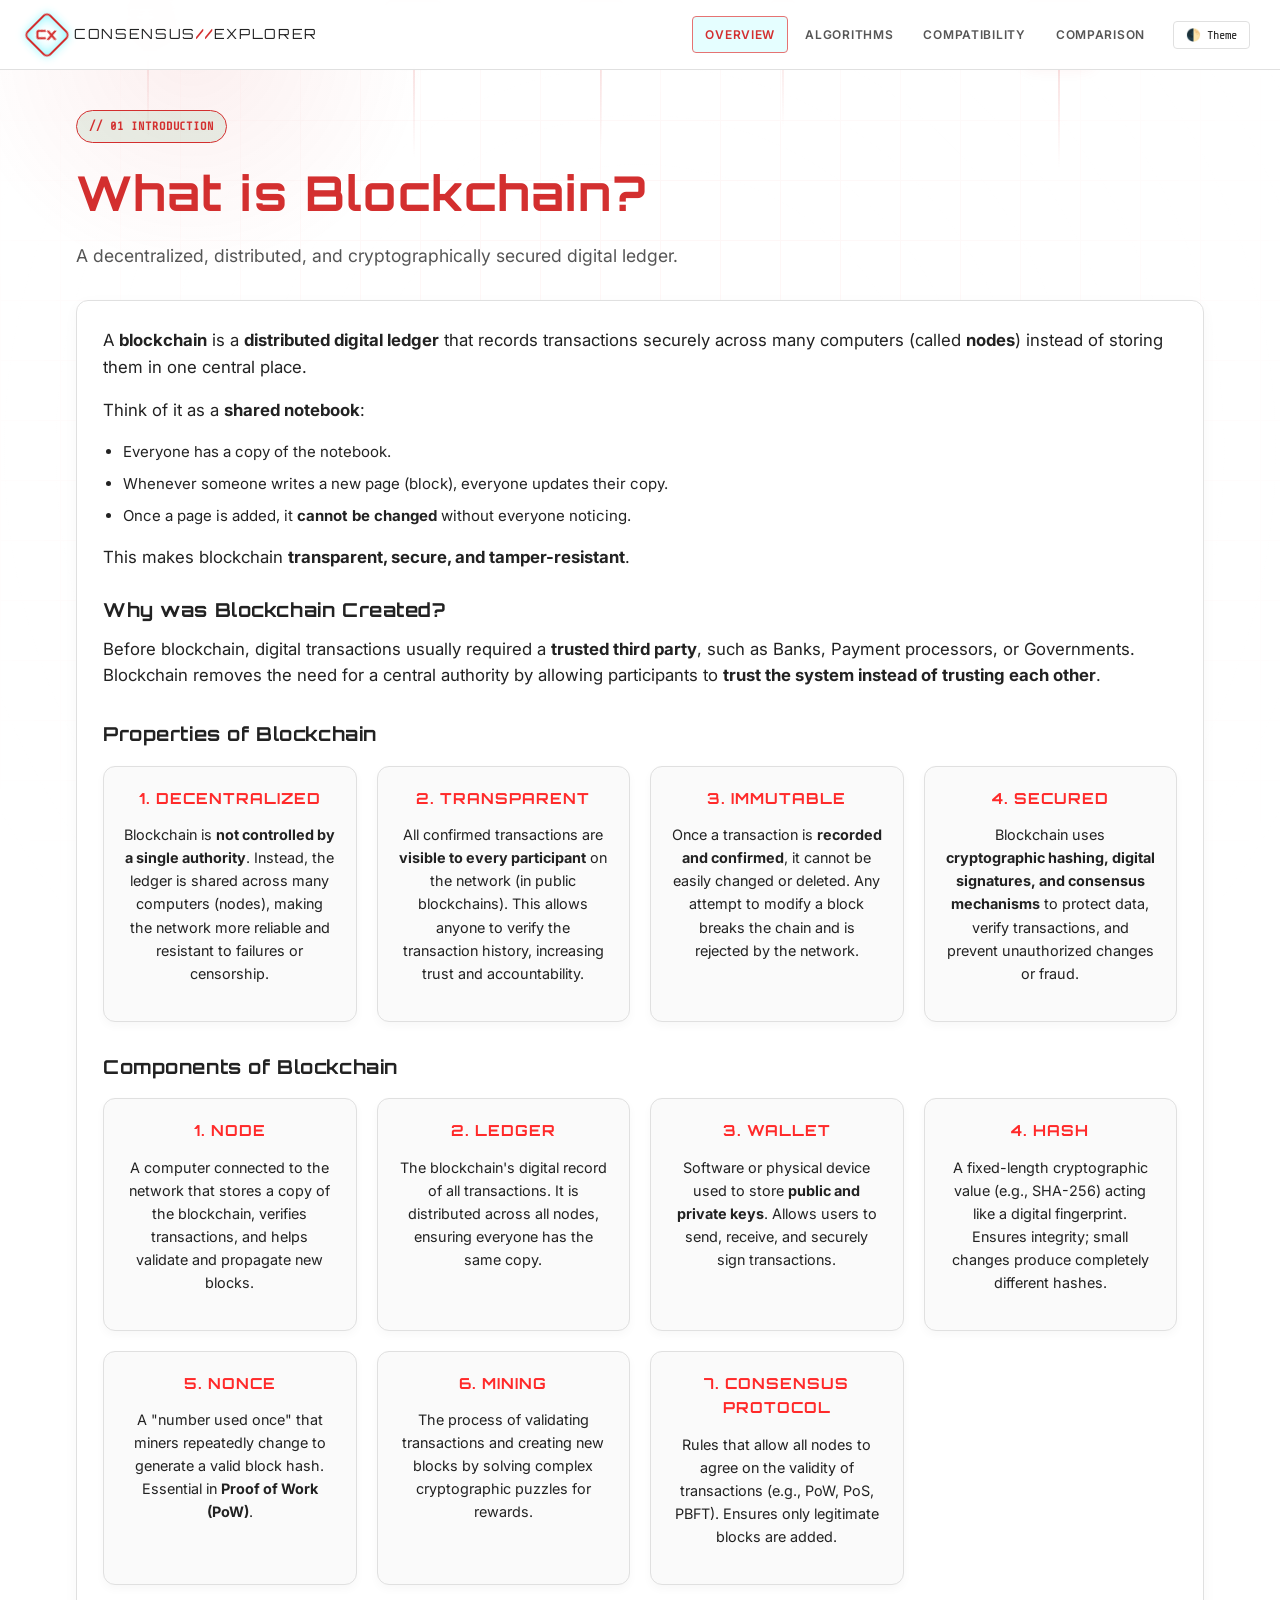
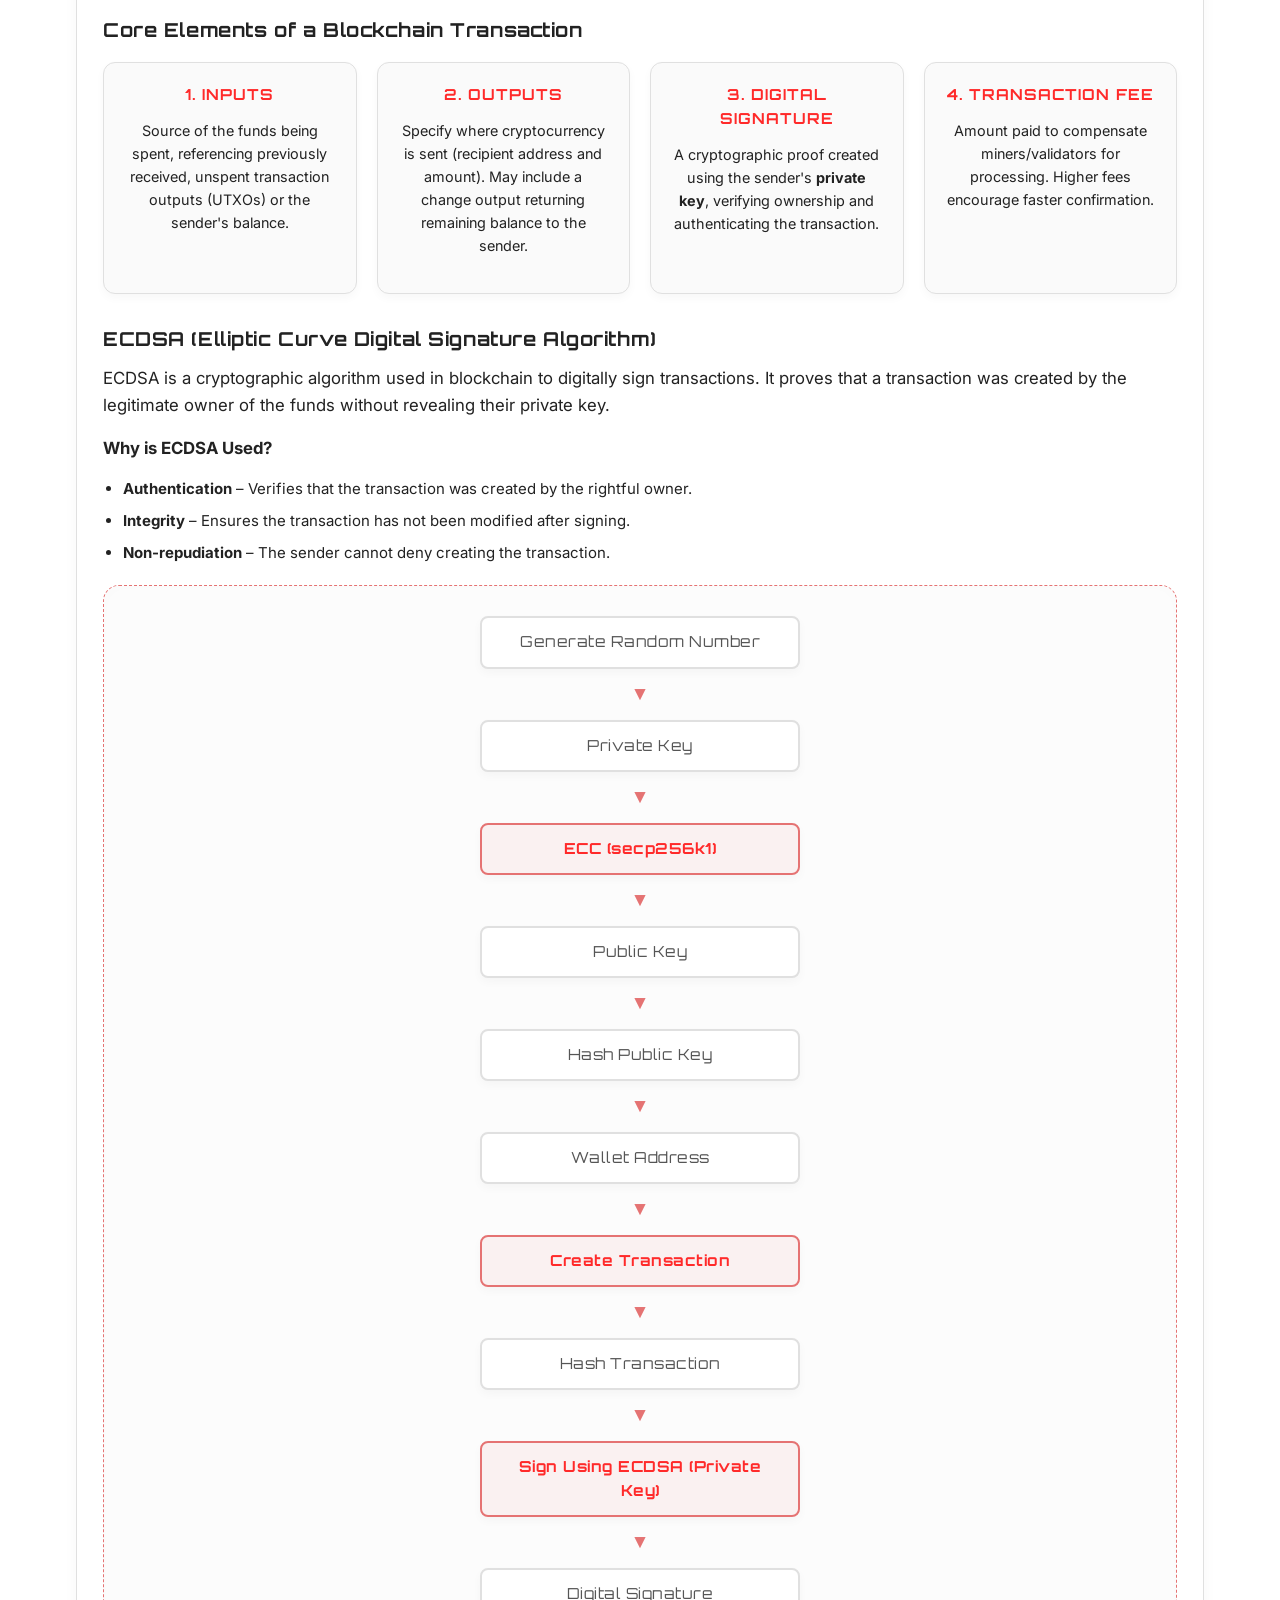
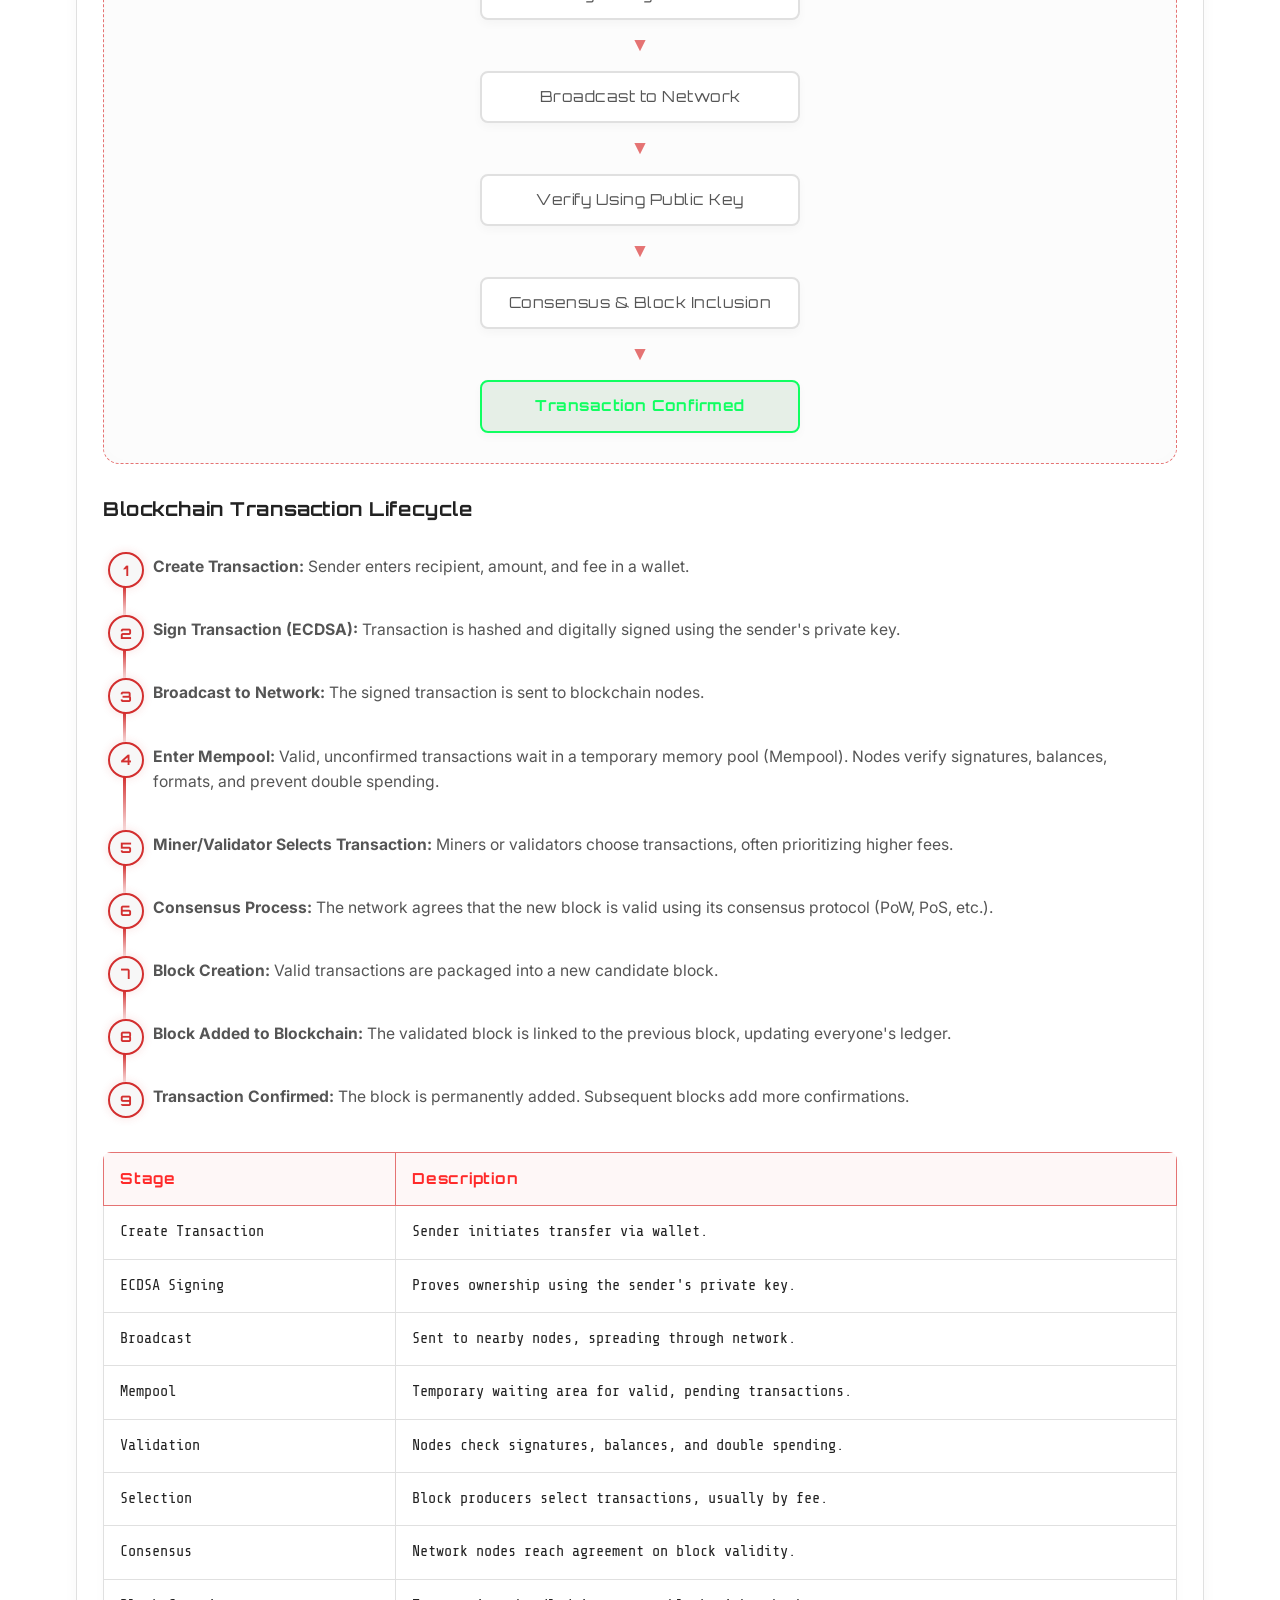
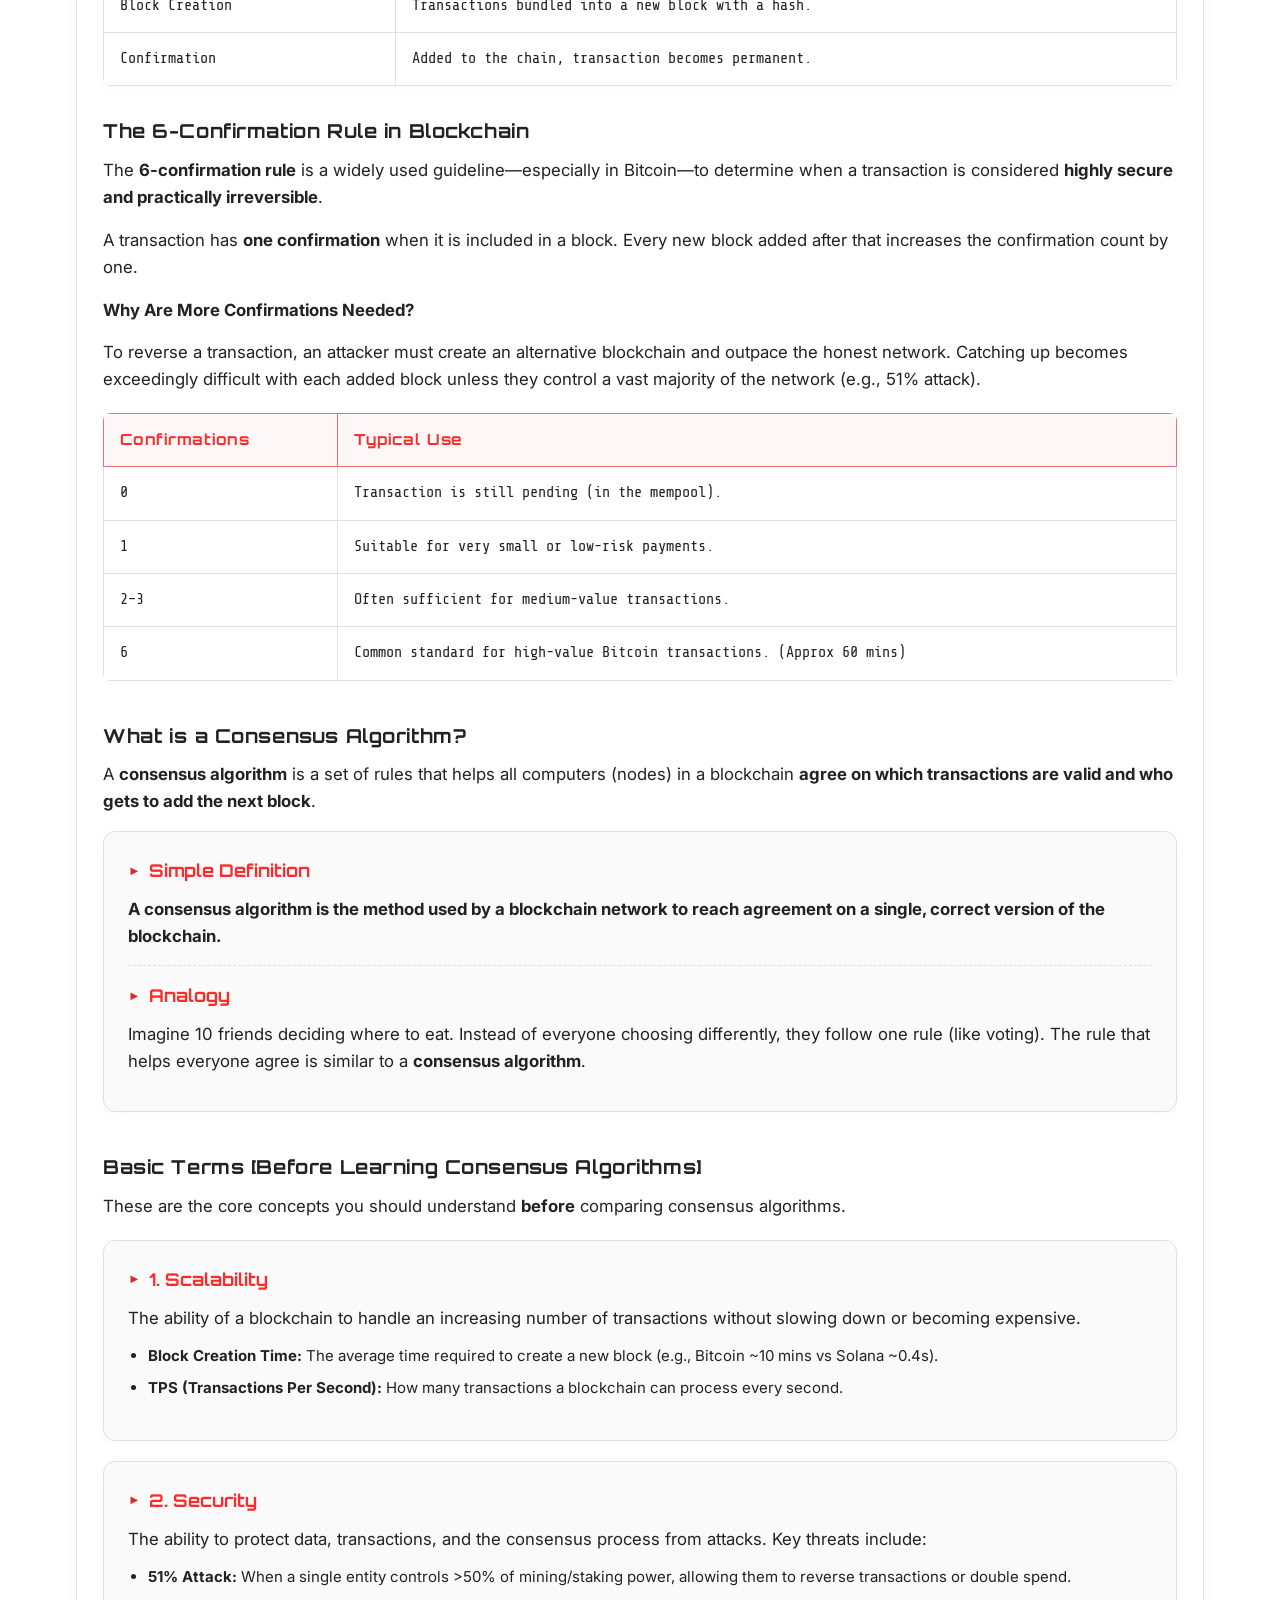
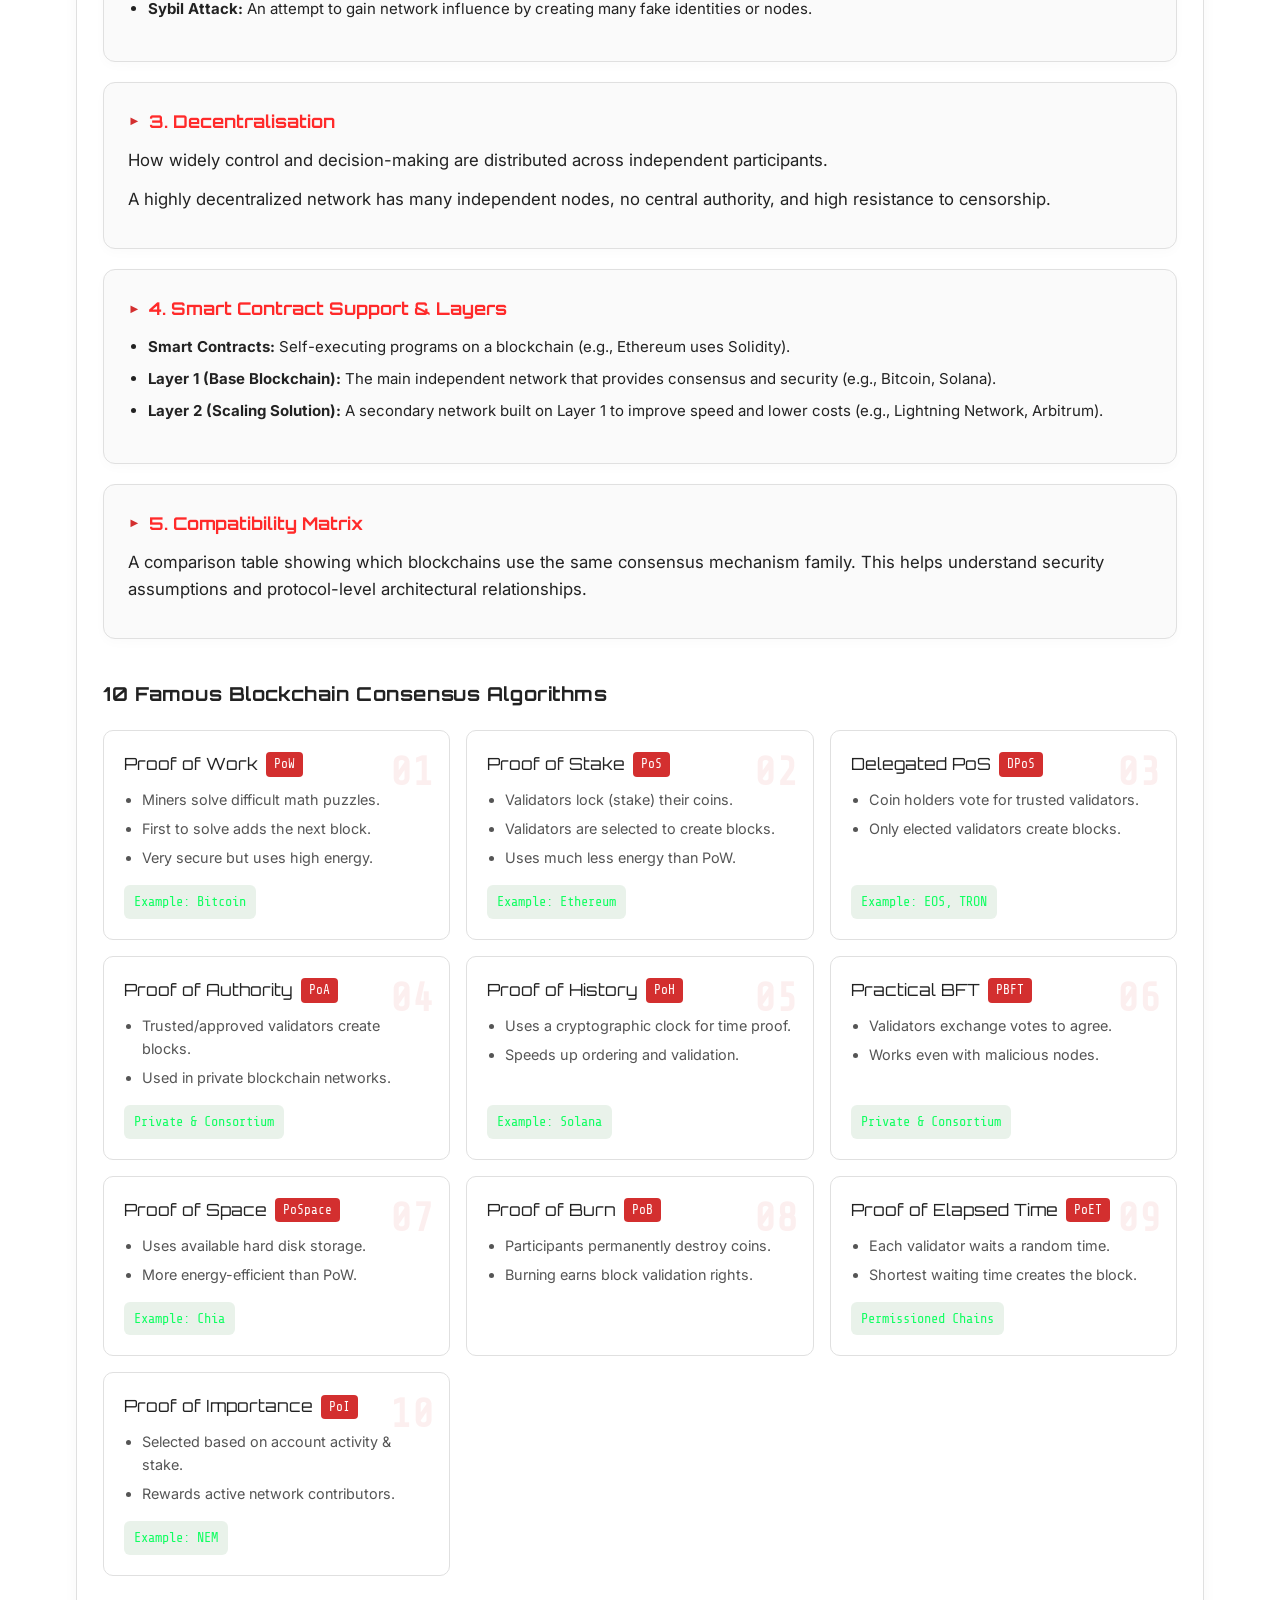
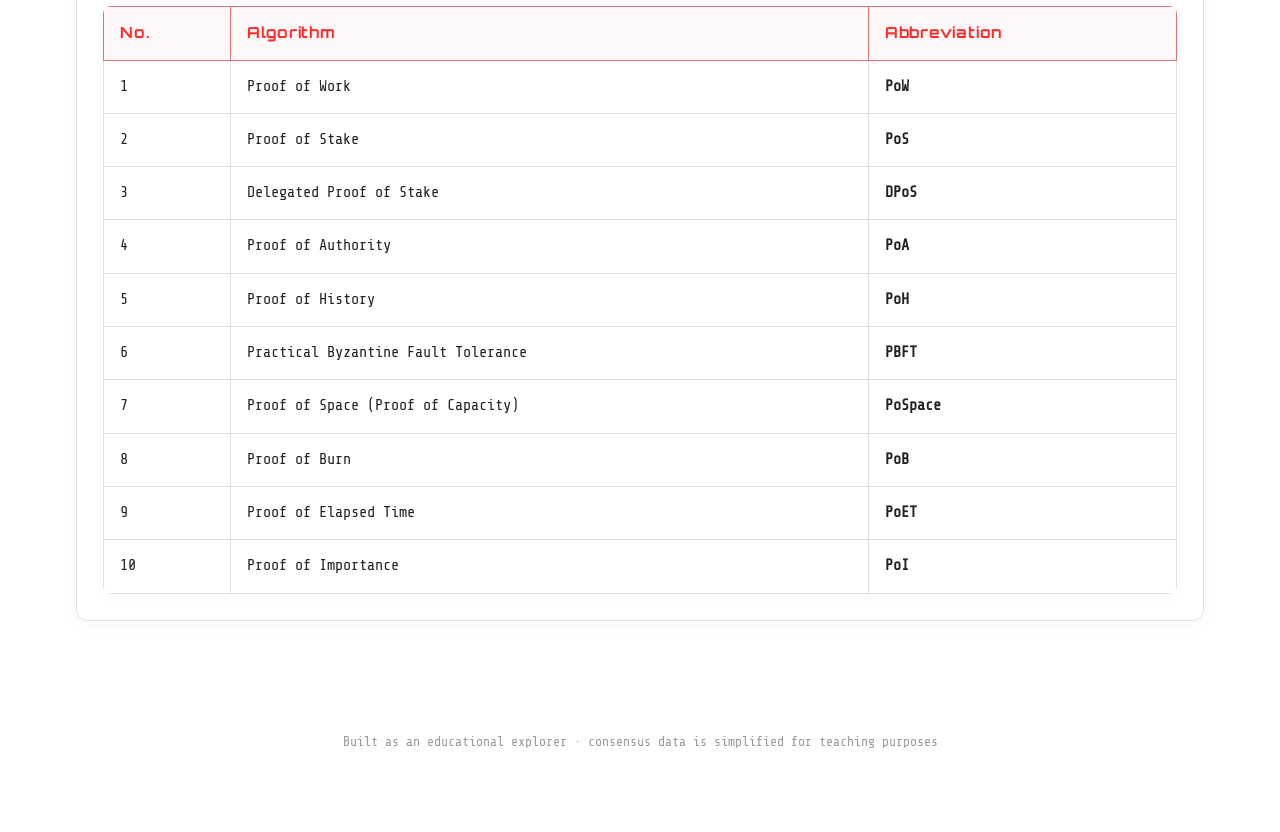
<file: index.html>
<!DOCTYPE html>
<html lang="en">
<head>
  <meta charset="UTF-8">
  <meta name="viewport" content="width=device-width, initial-scale=1.0">
  <title>What is Blockchain? — Consensus Explorer</title>
  <link rel="preconnect" href="https://fonts.googleapis.com">
  <link href="https://fonts.googleapis.com/css2?family=Orbitron:wght@500;700;900&family=Inter:wght@400;500;600;700&family=Share+Tech+Mono&display=swap" rel="stylesheet">
  <link rel="stylesheet" href="style.css">
</head>
<body>

  <!-- Navigation injected by layout.js -->
  <div class="floating-blocks">
    <div class="float-block" style="left: 10%; width: 40px; height: 40px; animation-duration: 15s; animation-delay: 0s;"></div>
    <div class="float-block" style="left: 30%; width: 60px; height: 60px; animation-duration: 25s; animation-delay: -5s;"></div>
    <div class="float-block" style="left: 60%; width: 30px; height: 30px; animation-duration: 18s; animation-delay: -2s;"></div>
    <div class="float-block" style="left: 80%; width: 70px; height: 70px; animation-duration: 22s; animation-delay: -10s;"></div>
    <div class="float-block" style="left: 45%; width: 50px; height: 50px; animation-duration: 20s; animation-delay: -7s;"></div>
  </div>
  <div class="page-container reveal in">
    <div class="page-header">
      <div class="pill mono l1" style="display:inline-block; margin-bottom: 12px; border-color: var(--cyan); color: var(--cyan);">// 01 INTRODUCTION</div>
      <h1>What is Blockchain?</h1>
      <p>A decentralized, distributed, and cryptographically secured digital ledger.</p>
    </div>

    <div class="panel">
      <div class="text-content">
        <p>A <b>blockchain</b> is a <b>distributed digital ledger</b> that records transactions securely across many computers (called <b>nodes</b>) instead of storing them in one central place.</p>
        
        <p>Think of it as a <b>shared notebook</b>:</p>
        <ul>
          <li>Everyone has a copy of the notebook.</li>
          <li>Whenever someone writes a new page (block), everyone updates their copy.</li>
          <li>Once a page is added, it <b>cannot be changed</b> without everyone noticing.</li>
        </ul>
        <p>This makes blockchain <b>transparent, secure, and tamper-resistant</b>.</p>

        <h4>Why was Blockchain Created?</h4>
        <p>Before blockchain, digital transactions usually required a <b>trusted third party</b>, such as Banks, Payment processors, or Governments. Blockchain removes the need for a central authority by allowing participants to <b>trust the system instead of trusting each other</b>.</p>

        <div class="divider" style="margin: 30px 0; max-width: 100%;"></div>

        <h4>Properties of Blockchain</h4>
        <div class="stats-grid" style="margin-top: 16px;">
          <div class="stat-card">
            <span class="label">1. Decentralized</span>
            <p style="font-size: 0.9rem; margin-top: 5px;">Blockchain is <b>not controlled by a single authority</b>. Instead, the ledger is shared across many computers (nodes), making the network more reliable and resistant to failures or censorship.</p>
          </div>
          <div class="stat-card">
            <span class="label">2. Transparent</span>
            <p style="font-size: 0.9rem; margin-top: 5px;">All confirmed transactions are <b>visible to every participant</b> on the network (in public blockchains). This allows anyone to verify the transaction history, increasing trust and accountability.</p>
          </div>
          <div class="stat-card">
            <span class="label">3. Immutable</span>
            <p style="font-size: 0.9rem; margin-top: 5px;">Once a transaction is <b>recorded and confirmed</b>, it cannot be easily changed or deleted. Any attempt to modify a block breaks the chain and is rejected by the network.</p>
          </div>
          <div class="stat-card">
            <span class="label">4. Secured</span>
            <p style="font-size: 0.9rem; margin-top: 5px;">Blockchain uses <b>cryptographic hashing, digital signatures, and consensus mechanisms</b> to protect data, verify transactions, and prevent unauthorized changes or fraud.</p>
          </div>
        </div>

        <div class="divider" style="margin: 30px 0; max-width: 100%;"></div>

        <h4>Components of Blockchain</h4>
        <div class="stats-grid" style="margin-top: 16px;">
          <div class="stat-card">
            <span class="label">1. Node</span>
            <p style="font-size: 0.9rem; margin-top: 5px;">A computer connected to the network that stores a copy of the blockchain, verifies transactions, and helps validate and propagate new blocks.</p>
          </div>
          <div class="stat-card">
            <span class="label">2. Ledger</span>
            <p style="font-size: 0.9rem; margin-top: 5px;">The blockchain's digital record of all transactions. It is distributed across all nodes, ensuring everyone has the same copy.</p>
          </div>
          <div class="stat-card">
            <span class="label">3. Wallet</span>
            <p style="font-size: 0.9rem; margin-top: 5px;">Software or physical device used to store <b>public and private keys</b>. Allows users to send, receive, and securely sign transactions.</p>
          </div>
          <div class="stat-card">
            <span class="label">4. Hash</span>
            <p style="font-size: 0.9rem; margin-top: 5px;">A fixed-length cryptographic value (e.g., SHA-256) acting like a digital fingerprint. Ensures integrity; small changes produce completely different hashes.</p>
          </div>
          <div class="stat-card">
            <span class="label">5. Nonce</span>
            <p style="font-size: 0.9rem; margin-top: 5px;">A "number used once" that miners repeatedly change to generate a valid block hash. Essential in <b>Proof of Work (PoW)</b>.</p>
          </div>
          <div class="stat-card">
            <span class="label">6. Mining</span>
            <p style="font-size: 0.9rem; margin-top: 5px;">The process of validating transactions and creating new blocks by solving complex cryptographic puzzles for rewards.</p>
          </div>
          <div class="stat-card">
            <span class="label">7. Consensus Protocol</span>
            <p style="font-size: 0.9rem; margin-top: 5px;">Rules that allow all nodes to agree on the validity of transactions (e.g., PoW, PoS, PBFT). Ensures only legitimate blocks are added.</p>
          </div>
        </div>

        <div class="divider" style="margin: 30px 0; max-width: 100%;"></div>

        <h4>Core Elements of a Blockchain Transaction</h4>
        <div class="stats-grid" style="margin-top: 16px;">
          <div class="stat-card">
            <span class="label">1. Inputs</span>
            <p style="font-size: 0.9rem; margin-top: 5px;">Source of the funds being spent, referencing previously received, unspent transaction outputs (UTXOs) or the sender's balance.</p>
          </div>
          <div class="stat-card">
            <span class="label">2. Outputs</span>
            <p style="font-size: 0.9rem; margin-top: 5px;">Specify where cryptocurrency is sent (recipient address and amount). May include a change output returning remaining balance to the sender.</p>
          </div>
          <div class="stat-card">
            <span class="label">3. Digital Signature</span>
            <p style="font-size: 0.9rem; margin-top: 5px;">A cryptographic proof created using the sender's <b>private key</b>, verifying ownership and authenticating the transaction.</p>
          </div>
          <div class="stat-card">
            <span class="label">4. Transaction Fee</span>
            <p style="font-size: 0.9rem; margin-top: 5px;">Amount paid to compensate miners/validators for processing. Higher fees encourage faster confirmation.</p>
          </div>
        </div>

        <div class="divider" style="margin: 30px 0; max-width: 100%;"></div>
        
        <h4>ECDSA (Elliptic Curve Digital Signature Algorithm)</h4>
        <p>ECDSA is a cryptographic algorithm used in blockchain to digitally sign transactions. It proves that a transaction was created by the legitimate owner of the funds without revealing their private key.</p>
        <p style="margin-top: 10px;"><b>Why is ECDSA Used?</b></p>
        <ul>
          <li><b>Authentication</b> – Verifies that the transaction was created by the rightful owner.</li>
          <li><b>Integrity</b> – Ensures the transaction has not been modified after signing.</li>
          <li><b>Non-repudiation</b> – The sender cannot deny creating the transaction.</li>
        </ul>
        <div class="ecdsa-flow">
          <div class="flow-node">Generate Random Number</div>
          <div class="flow-arrow">▼</div>
          <div class="flow-node">Private Key</div>
          <div class="flow-arrow">▼</div>
          <div class="flow-node highlight">ECC (secp256k1)</div>
          <div class="flow-arrow">▼</div>
          <div class="flow-node">Public Key</div>
          <div class="flow-arrow">▼</div>
          <div class="flow-node">Hash Public Key</div>
          <div class="flow-arrow">▼</div>
          <div class="flow-node">Wallet Address</div>
          <div class="flow-arrow">▼</div>
          <div class="flow-node highlight">Create Transaction</div>
          <div class="flow-arrow">▼</div>
          <div class="flow-node">Hash Transaction</div>
          <div class="flow-arrow">▼</div>
          <div class="flow-node highlight">Sign Using ECDSA (Private Key)</div>
          <div class="flow-arrow">▼</div>
          <div class="flow-node">Digital Signature</div>
          <div class="flow-arrow">▼</div>
          <div class="flow-node">Broadcast to Network</div>
          <div class="flow-arrow">▼</div>
          <div class="flow-node">Verify Using Public Key</div>
          <div class="flow-arrow">▼</div>
          <div class="flow-node">Consensus & Block Inclusion</div>
          <div class="flow-arrow">▼</div>
          <div class="flow-node finish">Transaction Confirmed</div>
        </div>

        <div class="divider" style="margin: 30px 0; max-width: 100%;"></div>

        <h4>Blockchain Transaction Lifecycle</h4>
        <ol class="flowchart-steps" style="margin-top: 20px; padding-top: 10px;">
          <li><b>Create Transaction:</b> Sender enters recipient, amount, and fee in a wallet.</li>
          <li><b>Sign Transaction (ECDSA):</b> Transaction is hashed and digitally signed using the sender's private key.</li>
          <li><b>Broadcast to Network:</b> The signed transaction is sent to blockchain nodes.</li>
          <li><b>Enter Mempool:</b> Valid, unconfirmed transactions wait in a temporary memory pool (Mempool). Nodes verify signatures, balances, formats, and prevent double spending.</li>
          <li><b>Miner/Validator Selects Transaction:</b> Miners or validators choose transactions, often prioritizing higher fees.</li>
          <li><b>Consensus Process:</b> The network agrees that the new block is valid using its consensus protocol (PoW, PoS, etc.).</li>
          <li><b>Block Creation:</b> Valid transactions are packaged into a new candidate block.</li>
          <li><b>Block Added to Blockchain:</b> The validated block is linked to the previous block, updating everyone's ledger.</li>
          <li><b>Transaction Confirmed:</b> The block is permanently added. Subsequent blocks add more confirmations.</li>
        </ol>
        
        <table class="data-table" style="margin-top: 20px;">
          <tr><th>Stage</th><th>Description</th></tr>
          <tr><td>Create Transaction</td><td>Sender initiates transfer via wallet.</td></tr>
          <tr><td>ECDSA Signing</td><td>Proves ownership using the sender's private key.</td></tr>
          <tr><td>Broadcast</td><td>Sent to nearby nodes, spreading through network.</td></tr>
          <tr><td>Mempool</td><td>Temporary waiting area for valid, pending transactions.</td></tr>
          <tr><td>Validation</td><td>Nodes check signatures, balances, and double spending.</td></tr>
          <tr><td>Selection</td><td>Block producers select transactions, usually by fee.</td></tr>
          <tr><td>Consensus</td><td>Network nodes reach agreement on block validity.</td></tr>
          <tr><td>Block Creation</td><td>Transactions bundled into a new block with a hash.</td></tr>
          <tr><td>Confirmation</td><td>Added to the chain, transaction becomes permanent.</td></tr>
        </table>

        <div class="divider" style="margin: 30px 0; max-width: 100%;"></div>

        <h4>The 6-Confirmation Rule in Blockchain</h4>
        <p>The <b>6-confirmation rule</b> is a widely used guideline—especially in Bitcoin—to determine when a transaction is considered <b>highly secure and practically irreversible</b>.</p>
        <p style="margin-top: 10px;">A transaction has <b>one confirmation</b> when it is included in a block. Every new block added after that increases the confirmation count by one.</p>
        
        <p style="margin-top: 10px;"><b>Why Are More Confirmations Needed?</b></p>
        <p>To reverse a transaction, an attacker must create an alternative blockchain and outpace the honest network. Catching up becomes exceedingly difficult with each added block unless they control a vast majority of the network (e.g., 51% attack).</p>
        
        <table class="data-table" style="margin-top: 20px;">
          <tr><th>Confirmations</th><th>Typical Use</th></tr>
          <tr><td>0</td><td>Transaction is still pending (in the mempool).</td></tr>
          <tr><td>1</td><td>Suitable for very small or low-risk payments.</td></tr>
          <tr><td>2–3</td><td>Often sufficient for medium-value transactions.</td></tr>
          <tr><td>6</td><td>Common standard for high-value Bitcoin transactions. (Approx 60 mins)</td></tr>
        </table>

        <div class="divider" style="margin: 40px 0; max-width: 100%;"></div>

        <h4>What is a Consensus Algorithm?</h4>
        <p>A <b>consensus algorithm</b> is a set of rules that helps all computers (nodes) in a blockchain <b>agree on which transactions are valid and who gets to add the next block</b>.</p>
        
        <div class="term-card">
          <h5>Simple Definition</h5>
          <p><b>A consensus algorithm is the method used by a blockchain network to reach agreement on a single, correct version of the blockchain.</b></p>
          <hr style="border:0; border-top:1px dashed var(--line); margin: 15px 0;">
          <h5>Analogy</h5>
          <p>Imagine 10 friends deciding where to eat. Instead of everyone choosing differently, they follow one rule (like voting). The rule that helps everyone agree is similar to a <b>consensus algorithm</b>.</p>
        </div>

        <div class="divider" style="margin: 40px 0; max-width: 100%;"></div>

        <h4>Basic Terms [Before Learning Consensus Algorithms]</h4>
        <p style="margin-bottom: 20px;">These are the core concepts you should understand <b>before</b> comparing consensus algorithms.</p>

        <div class="term-card">
          <h5>1. Scalability</h5>
          <p>The ability of a blockchain to handle an increasing number of transactions without slowing down or becoming expensive.</p>
          <ul style="margin-top: 10px;">
            <li><b>Block Creation Time:</b> The average time required to create a new block (e.g., Bitcoin ~10 mins vs Solana ~0.4s).</li>
            <li><b>TPS (Transactions Per Second):</b> How many transactions a blockchain can process every second.</li>
          </ul>
        </div>

        <div class="term-card">
          <h5>2. Security</h5>
          <p>The ability to protect data, transactions, and the consensus process from attacks. Key threats include:</p>
          <ul style="margin-top: 10px;">
            <li><b>51% Attack:</b> When a single entity controls >50% of mining/staking power, allowing them to reverse transactions or double spend.</li>
            <li><b>Sybil Attack:</b> An attempt to gain network influence by creating many fake identities or nodes.</li>
          </ul>
        </div>

        <div class="term-card">
          <h5>3. Decentralisation</h5>
          <p>How widely control and decision-making are distributed across independent participants.</p>
          <p>A highly decentralized network has many independent nodes, no central authority, and high resistance to censorship.</p>
        </div>

        <div class="term-card">
          <h5>4. Smart Contract Support & Layers</h5>
          <ul style="margin-top: 10px;">
            <li><b>Smart Contracts:</b> Self-executing programs on a blockchain (e.g., Ethereum uses Solidity).</li>
            <li><b>Layer 1 (Base Blockchain):</b> The main independent network that provides consensus and security (e.g., Bitcoin, Solana).</li>
            <li><b>Layer 2 (Scaling Solution):</b> A secondary network built on Layer 1 to improve speed and lower costs (e.g., Lightning Network, Arbitrum).</li>
          </ul>
        </div>

        <div class="term-card">
          <h5>5. Compatibility Matrix</h5>
          <p>A comparison table showing which blockchains use the same consensus mechanism family. This helps understand security assumptions and protocol-level architectural relationships.</p>
        </div>

        <div class="divider" style="margin: 40px 0; max-width: 100%;"></div>

        <h4>10 Famous Blockchain Consensus Algorithms</h4>
        
        <div class="algo-list-grid">
          <div class="algo-list-card">
            <div class="number">01</div>
            <div class="title">Proof of Work <span class="short-name">PoW</span></div>
            <ul>
              <li>Miners solve difficult math puzzles.</li>
              <li>First to solve adds the next block.</li>
              <li>Very secure but uses high energy.</li>
            </ul>
            <div class="example">Example: Bitcoin</div>
          </div>

          <div class="algo-list-card">
            <div class="number">02</div>
            <div class="title">Proof of Stake <span class="short-name">PoS</span></div>
            <ul>
              <li>Validators lock (stake) their coins.</li>
              <li>Validators are selected to create blocks.</li>
              <li>Uses much less energy than PoW.</li>
            </ul>
            <div class="example">Example: Ethereum</div>
          </div>

          <div class="algo-list-card">
            <div class="number">03</div>
            <div class="title">Delegated PoS <span class="short-name">DPoS</span></div>
            <ul>
              <li>Coin holders vote for trusted validators.</li>
              <li>Only elected validators create blocks.</li>
            </ul>
            <div class="example">Example: EOS, TRON</div>
          </div>

          <div class="algo-list-card">
            <div class="number">04</div>
            <div class="title">Proof of Authority <span class="short-name">PoA</span></div>
            <ul>
              <li>Trusted/approved validators create blocks.</li>
              <li>Used in private blockchain networks.</li>
            </ul>
            <div class="example">Private & Consortium</div>
          </div>

          <div class="algo-list-card">
            <div class="number">05</div>
            <div class="title">Proof of History <span class="short-name">PoH</span></div>
            <ul>
              <li>Uses a cryptographic clock for time proof.</li>
              <li>Speeds up ordering and validation.</li>
            </ul>
            <div class="example">Example: Solana</div>
          </div>

          <div class="algo-list-card">
            <div class="number">06</div>
            <div class="title">Practical BFT <span class="short-name">PBFT</span></div>
            <ul>
              <li>Validators exchange votes to agree.</li>
              <li>Works even with malicious nodes.</li>
            </ul>
            <div class="example">Private & Consortium</div>
          </div>

          <div class="algo-list-card">
            <div class="number">07</div>
            <div class="title">Proof of Space <span class="short-name">PoSpace</span></div>
            <ul>
              <li>Uses available hard disk storage.</li>
              <li>More energy-efficient than PoW.</li>
            </ul>
            <div class="example">Example: Chia</div>
          </div>

          <div class="algo-list-card">
            <div class="number">08</div>
            <div class="title">Proof of Burn <span class="short-name">PoB</span></div>
            <ul>
              <li>Participants permanently destroy coins.</li>
              <li>Burning earns block validation rights.</li>
            </ul>
          </div>

          <div class="algo-list-card">
            <div class="number">09</div>
            <div class="title">Proof of Elapsed Time <span class="short-name">PoET</span></div>
            <ul>
              <li>Each validator waits a random time.</li>
              <li>Shortest waiting time creates the block.</li>
            </ul>
            <div class="example">Permissioned Chains</div>
          </div>

          <div class="algo-list-card">
            <div class="number">10</div>
            <div class="title">Proof of Importance <span class="short-name">PoI</span></div>
            <ul>
              <li>Selected based on account activity & stake.</li>
              <li>Rewards active network contributors.</li>
            </ul>
            <div class="example">Example: NEM</div>
          </div>
        </div>
        
        <table class="data-table" style="margin-top: 30px;">
          <tr><th>No.</th><th>Algorithm</th><th>Abbreviation</th></tr>
          <tr><td>1</td><td>Proof of Work</td><td><b>PoW</b></td></tr>
          <tr><td>2</td><td>Proof of Stake</td><td><b>PoS</b></td></tr>
          <tr><td>3</td><td>Delegated Proof of Stake</td><td><b>DPoS</b></td></tr>
          <tr><td>4</td><td>Proof of Authority</td><td><b>PoA</b></td></tr>
          <tr><td>5</td><td>Proof of History</td><td><b>PoH</b></td></tr>
          <tr><td>6</td><td>Practical Byzantine Fault Tolerance</td><td><b>PBFT</b></td></tr>
          <tr><td>7</td><td>Proof of Space (Proof of Capacity)</td><td><b>PoSpace</b></td></tr>
          <tr><td>8</td><td>Proof of Burn</td><td><b>PoB</b></td></tr>
          <tr><td>9</td><td>Proof of Elapsed Time</td><td><b>PoET</b></td></tr>
          <tr><td>10</td><td>Proof of Importance</td><td><b>PoI</b></td></tr>
        </table>
      </div>
    </div>
  </div>

  <footer>
    Built as an educational explorer · consensus data is simplified for teaching purposes
  </footer>

  <script src="data.js"></script>
  <script src="layout.js"></script>
</body>
</html>
</file>
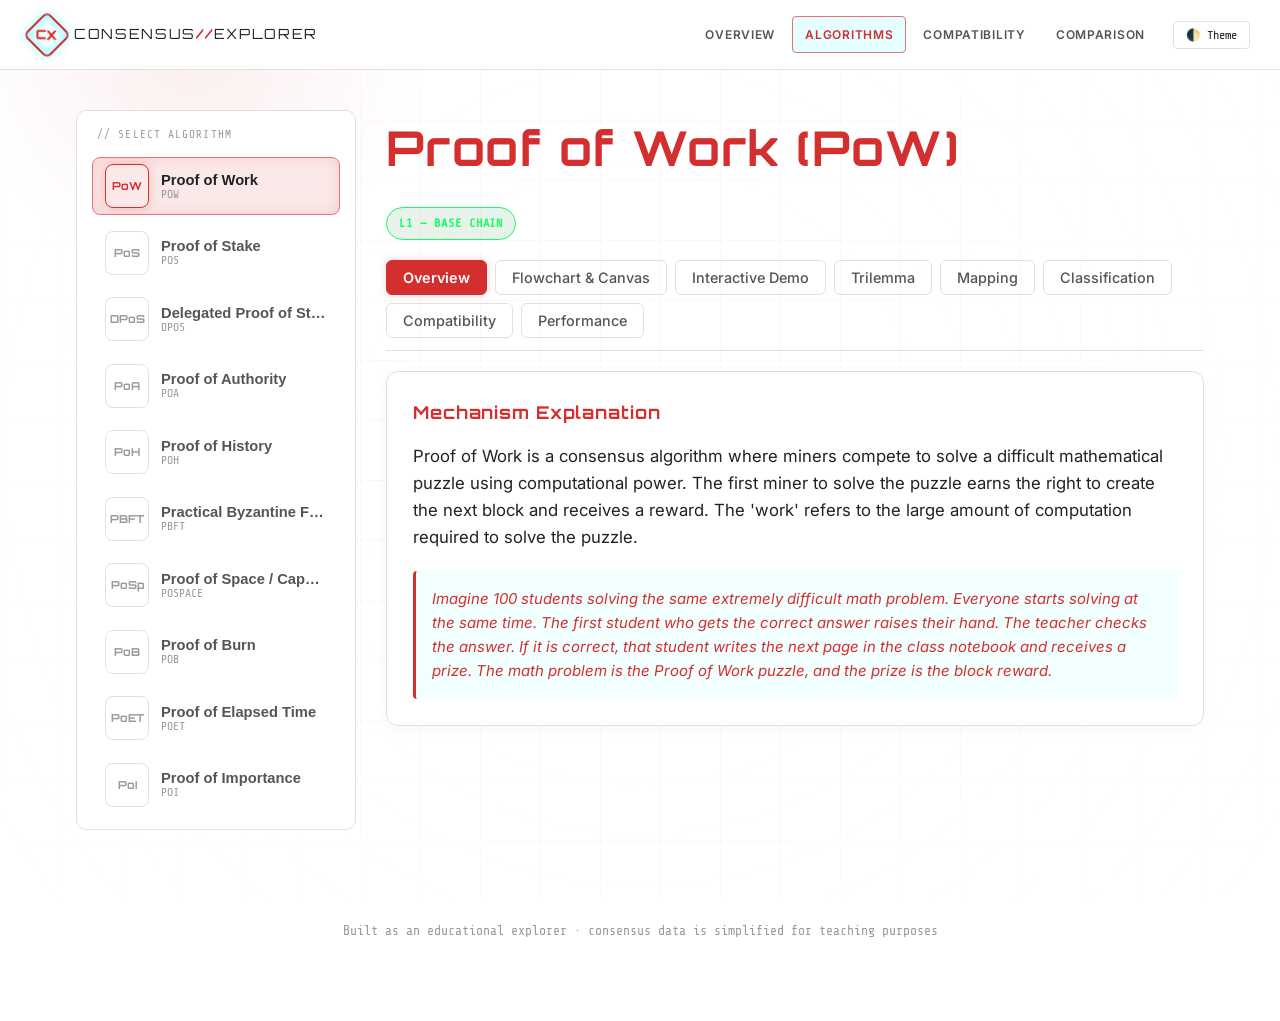
<file: algorithm.html>
<!DOCTYPE html>
<html lang="en">
<head>
  <meta charset="UTF-8">
  <meta name="viewport" content="width=device-width, initial-scale=1.0">
  <title>Algorithm Details — Consensus Explorer</title>
  <link rel="preconnect" href="https://fonts.googleapis.com">
  <link href="https://fonts.googleapis.com/css2?family=Orbitron:wght@500;700;900&family=Inter:wght@400;500;600;700&family=Share+Tech+Mono&display=swap" rel="stylesheet">
  <link rel="stylesheet" href="style.css">
  <style>
    .tab-content { display: none; }
    .tab-content.active { display: block; animation: fadeIn 0.3s ease; }
    @keyframes fadeIn { from { opacity: 0; transform: translateY(10px); } to { opacity: 1; transform: translateY(0); } }
    .pros-cons { display: grid; grid-template-columns: 1fr 1fr; gap: 20px; margin-top: 20px; }
    @media (max-width: 640px) { .pros-cons { grid-template-columns: 1fr; } }
    .pro-box { border-left: 3px solid var(--green); background: rgba(57,255,136,0.05); padding: 16px; border-radius: 4px; }
    .con-box { border-left: 3px solid var(--red); background: rgba(255,56,96,0.05); padding: 16px; border-radius: 4px; }
    .list-item { margin-bottom: 8px; font-size: 0.95rem; color: var(--ink-dim); display: flex; align-items: flex-start; gap: 8px; }
    .pro-icon { color: var(--green); font-weight: bold; }
    .con-icon { color: var(--red); font-weight: bold; }

    /* Interactive Demo Styles */
    .demo-wrap { background: var(--bg2); border: 1px solid var(--line); border-radius: 8px; padding: 20px; position: relative; overflow: hidden; min-height: 400px;}
    .demo-block { background: var(--panel); border: 2px solid var(--cyan); border-radius: 8px; padding: 20px; margin-bottom: 16px; transition: border-color 0.3s; }
    .demo-block.invalid { border-color: var(--red); box-shadow: 0 0 15px rgba(255,56,96,0.1); }
    .demo-row { display: flex; align-items: center; margin-bottom: 12px; gap: 10px; }
    .demo-label { font-family: 'Share Tech Mono'; width: 80px; color: var(--ink-dim); flex-shrink: 0;}
    .demo-input { flex-grow: 1; background: var(--bg); border: 1px solid var(--line); color: var(--cyan); padding: 8px; border-radius: 4px; font-family: 'Share Tech Mono'; }
    .demo-textarea { width: 100%; height: 60px; background: var(--bg); border: 1px solid var(--line); color: var(--ink); padding: 8px; border-radius: 4px; font-family: 'Inter'; resize: vertical; margin-bottom: 12px;}
    .demo-btn { background: rgba(211,47,47,0.05); border: 1px solid var(--cyan); color: var(--cyan); padding: 10px 20px; border-radius: 6px; cursor: pointer; font-family: 'Inter'; font-weight: 600; transition: all 0.2s; }
    .demo-btn:hover { background: var(--cyan); color: #ffffff; }
    .demo-btn:disabled { opacity: 0.5; cursor: not-allowed; }
    
    .demo-message { padding: 12px; border-radius: 4px; margin-top: 16px; font-family: 'Share Tech Mono'; display: none; }
    .demo-message.success { background: rgba(57,255,136,0.1); border: 1px solid var(--green); color: var(--green); display: block; }
    .demo-message.error { background: rgba(255,56,96,0.1); border: 1px solid var(--red); color: var(--red); display: block; }
  </style>
</head>
<body>
  <div class="page-container reveal in">
    <div class="multi-col">
      <!-- Sidebar injected by layout.js -->
      <div id="algoRail" class="sidebar"></div>

      <!-- Main Content -->
      <div style="width: 100%;">
        
        <div class="page-header" style="margin-bottom: 20px;">
          <h1 id="ovName">—</h1>
          <div class="pill" id="ovLayer" style="display:inline-block; margin-top: 10px;">LAYER</div>
        </div>

        <div class="algo-tabs">
          <button class="active" onclick="switchTab('tab-overview')">Overview</button>
          <button onclick="switchTab('tab-flow')">Flowchart & Canvas</button>
          <button onclick="switchTab('tab-demo')">Interactive Demo</button>
          <button onclick="switchTab('tab-trilemma')">Trilemma</button>
          <button onclick="switchTab('tab-mapping')">Mapping</button>
          <button onclick="switchTab('tab-classification')">Classification</button>
          <button onclick="switchTab('tab-matrix')">Compatibility</button>
          <button onclick="switchTab('tab-performance')">Performance</button>
        </div>

        <!-- TAB: Overview -->
        <div id="tab-overview" class="tab-content active">
          <div class="panel">
            <div class="panel-title"><h3>Mechanism Explanation</h3></div>
            <p id="ovMechanism" class="text-content" style="font-size: 1.05rem; margin-bottom: 20px;"></p>
            <div style="background: rgba(0,240,255,0.05); padding: 16px; border-left: 3px solid var(--cyan); border-radius: 4px;">
              <p id="ovExplain" style="color: var(--cyan); font-style: italic; margin: 0;"></p>
            </div>
          </div>
        </div>

        <!-- TAB: Flowchart & Canvas -->
        <div id="tab-flow" class="tab-content">
          <div class="panel">
            <div class="panel-title">
              <h3>Live Simulation</h3>
              <span class="pill mono" id="vizTag">MECHANISM</span>
            </div>
            <div class="viz-wrap">
              <canvas id="algoCanvas"></canvas>
            </div>
            <div class="viz-caption" id="vizCaption">Watch the protocol run in real time.</div>
          </div>
          <div class="panel">
            <div class="panel-title"><h3>Step-by-Step Flowchart</h3></div>
            <ol class="flowchart-steps" id="ovSteps"></ol>
          </div>
        </div>

        <!-- TAB: Interactive Demo -->
        <div id="tab-demo" class="tab-content">
          <div class="panel">
            <div class="panel-title">
              <h3>Interactive Educational Demo</h3>
              <span class="pill mono" style="color:var(--magenta); border-color:var(--magenta);">SIMULATION</span>
            </div>
            <p class="text-content" style="margin-bottom: 20px;" id="demoDescription">Try out the simplified consensus logic below.</p>
            <div class="demo-wrap" id="demoContainer">
              <!-- Rendered by demo.js -->
            </div>
          </div>
        </div>

        <!-- TAB: Trilemma -->
        <div id="tab-trilemma" class="tab-content">
          <div class="panel">
            <div class="panel-title"><h3>Trilemma Scorecard</h3></div>
            <div class="trilemma-wrap" style="margin-bottom: 30px;">
              <svg id="radarSvg" viewBox="0 0 220 220" width="220" height="220"></svg>
              <div>
                <div class="stat-rows">
                  <div class="stat-row scal"><b><span>Scalability</span><span id="scalVal"></span></b><div class="bar-track"><div class="bar-fill" id="scalBar"></div></div></div>
                  <div class="stat-row sec"><b><span>Security</span><span id="secVal"></span></b><div class="bar-track"><div class="bar-fill" id="secBar"></div></div></div>
                  <div class="stat-row dec"><b><span>Decentralisation</span><span id="decVal"></span></b><div class="bar-track"><div class="bar-fill" id="decBar"></div></div></div>
                </div>
                <div class="metric-line">
                  <div><b id="blockTimeVal">—</b>Block time</div>
                  <div><b id="tpsVal">—</b>Approx. TPS</div>
                  <div><b id="attackVal">—</b>Main attack</div>
                </div>
                <div id="trilemmaNote" style="color: var(--cyan); margin-top: 20px; font-style: italic;"></div>
              </div>
            </div>
            
            <div class="panel-title"><h3>Ratings & Explanation</h3></div>
            <table class="data-table" id="trilemmaTable">
              <thead><tr><th>Property</th><th>Rating (out of 5)</th><th>Explanation</th></tr></thead>
              <tbody></tbody>
            </table>
            <div id="trilemmaSummary" style="margin-top: 15px; padding: 15px; background: rgba(0,0,0,0.01); border-radius: 8px; border: 1px dashed var(--line); color: var(--ink-dim);"></div>
          </div>
        </div>

        <!-- TAB: Mapping -->
        <div id="tab-mapping" class="tab-content">
          <div class="panel">
            <div class="panel-title"><h3>Real-World Blockchain & Cryptocurrency Mapping</h3></div>
            <div class="chain-grid" id="chainGrid"></div>
          </div>
          <div class="panel">
            <div class="panel-title"><h3>Smart Contract Language Support</h3></div>
            <table class="data-table" id="langTable" style="margin-bottom: 20px;">
              <thead><tr><th>Blockchain</th><th>Smart Contract Language</th><th>Relation to Consensus</th></tr></thead>
              <tbody></tbody>
            </table>
            <div id="smartContractNote" style="padding: 16px; background: rgba(255,145,0,0.05); border-left: 4px solid var(--amber); border-radius: 4px; color: var(--ink-dim); font-size: 0.95rem;"></div>
          </div>
          <div class="panel" id="mappingInfoPanel" style="display:none;">
            <div class="panel-title"><h3>Additional Mapping Information</h3></div>
            <div id="mappingInfoWrap" style="display:flex; flex-direction:column; gap: 15px;"></div>
          </div>
        </div>

        <!-- TAB: Classification -->
        <div id="tab-classification" class="tab-content">
          <div class="panel">
            <div class="panel-title"><h3>Layer Classification</h3></div>
            <div id="layerClassWrap"></div>
          </div>
        </div>

        <!-- TAB: Compatibility Matrix -->
        <div id="tab-matrix" class="tab-content">
          <div class="panel">
            <div class="panel-title"><h3>Compatibility Matrix</h3></div>
            <p style="margin-bottom:20px; color:var(--ink-dim);">Blockchains are considered <b>compatible at the consensus level</b> if they use the same consensus mechanism.</p>
            <table class="data-table" id="compatTable">
              <thead><tr><th>Blockchain</th><th>Consensus</th><th>Compatible?</th></tr></thead>
              <tbody></tbody>
            </table>
          </div>
        </div>

        <!-- TAB: Performance -->
        <div id="tab-performance" class="tab-content">
          <div class="panel">
            <div class="panel-title"><h3>Performance Metrics</h3></div>
            <table class="data-table" id="perfTable" style="margin-bottom: 30px;"><tbody></tbody></table>

            <div class="panel-title"><h3>Summary Overview</h3></div>
            <div class="stats-grid" id="summaryGrid" style="margin-bottom: 30px;"></div>
            
            <div class="panel-title"><h3>Key Takeaway</h3></div>
            <div id="takeawayWrap" style="background: rgba(211,47,47,0.03); border: 1px solid var(--line); border-radius: 8px; padding: 24px; font-size: 1.05rem; line-height: 1.6; color: var(--ink);"></div>
          </div>
          <div class="panel">
            <div class="panel-title"><h3>Advantages & Disadvantages</h3></div>
            <div class="pros-cons">
              <div class="pro-box"><h4 style="color:var(--green); margin-bottom:12px; margin-top:0;">Pros</h4><div id="prosList"></div></div>
              <div class="con-box"><h4 style="color:var(--red); margin-bottom:12px; margin-top:0;">Cons</h4><div id="consList"></div></div>
            </div>
          </div>
        </div>

      </div>
    </div>
  </div>

  <footer>
    Built as an educational explorer · consensus data is simplified for teaching purposes
  </footer>

  <script src="data.js"></script>
  <script src="layout.js"></script>
  <script src="animations.js"></script>
  <script src="demo.js"></script>
  <script>
    function switchTab(tabId) {
      document.querySelectorAll('.algo-tabs button').forEach(btn => btn.classList.remove('active'));
      event.target.classList.add('active');
      document.querySelectorAll('.tab-content').forEach(tc => tc.classList.remove('active'));
      document.getElementById(tabId).classList.add('active');
      
      // Fix: Canvas dimensions are 0 when hidden. Resize it when shown!
      if (tabId === 'tab-flow' && typeof resizeCanvas === 'function') {
        resizeCanvas();
      }
    }

    document.addEventListener('DOMContentLoaded', () => {
      const algo = getSelectedAlgo();
      document.title = `${algo.name} — Consensus Explorer`;
      
      // Overview
      document.getElementById('ovName').textContent = `${algo.name} (${algo.code})`;
      document.getElementById('ovLayer').textContent = algo.layer + ' — Base Chain';
      document.getElementById('ovLayer').className = 'pill ' + (algo.layer === 'L1' ? 'l1' : 'l2');
      document.getElementById('ovMechanism').innerHTML = algo.mechanism;
      document.getElementById('ovExplain').innerHTML = algo.explain;

      // Flowchart
      const ol = document.getElementById('ovSteps');
      if(algo.steps) {
        algo.steps.forEach(s => {
          const li = document.createElement('li');
          li.textContent = s;
          ol.appendChild(li);
        });
      }
      document.getElementById('vizTag').textContent = algo.vizTag || 'MECHANISM';
      document.getElementById('vizCaption').textContent = algo.vizCaption || 'Watch the protocol run in real time.';

      // Trilemma
      const t = algo.trilemma;
      if (t) {
        document.getElementById('scalVal').textContent = t.scal+'/10';
        document.getElementById('secVal').textContent = t.sec+'/10';
        document.getElementById('decVal').textContent = t.dec+'/10';
        document.getElementById('scalBar').style.width = (t.scal*10)+'%';
        document.getElementById('secBar').style.width = (t.sec*10)+'%';
        document.getElementById('decBar').style.width = (t.dec*10)+'%';
        document.getElementById('blockTimeVal').textContent = t.blockTime;
        document.getElementById('tpsVal').textContent = t.tps;
        document.getElementById('attackVal').textContent = t.attack;
        document.getElementById('trilemmaNote').innerHTML = algo.explain;
        if(typeof drawRadar === 'function') drawRadar(t);
      }
      
      const ttbody = document.querySelector('#trilemmaTable tbody');
      if(algo.trilemmaTable) {
        algo.trilemmaTable.forEach(row => {
          const tr = document.createElement('tr');
          tr.innerHTML = `<td><b>${row.prop}</b></td><td><span style="color:var(--amber);">${row.rating}</span></td><td>${row.exp}</td>`;
          ttbody.appendChild(tr);
        });
      }
      if(algo.trilemmaSummary) {
        document.getElementById('trilemmaSummary').innerHTML = algo.trilemmaSummary;
      }

      // Mapping
      const grid = document.getElementById('chainGrid');
      const tbody = document.querySelector('#langTable tbody');
      if(algo.chains) {
        algo.chains.forEach(c => {
          const div = document.createElement('div');
          div.className = 'chain-card';
          div.innerHTML = `<b>${c.name}</b><p>${c.why}</p>`;
          grid.appendChild(div);
        });
      }
      if(algo.smartContracts) {
        algo.smartContracts.forEach(sc => {
          const tr = document.createElement('tr');
          tr.innerHTML = `<td><b>${sc.chain}</b></td><td><span class="mono" style="color:var(--amber)">${sc.lang}</span></td><td>${sc.rel}</td>`;
          tbody.appendChild(tr);
        });
      }
      if(algo.smartContractNote) {
        document.getElementById('smartContractNote').innerHTML = algo.smartContractNote;
        document.getElementById('smartContractNote').style.display = 'block';
      } else {
        document.getElementById('smartContractNote').style.display = 'none';
      }
      
      const mapInfoPanel = document.getElementById('mappingInfoPanel');
      const mapInfoWrap = document.getElementById('mappingInfoWrap');
      if(algo.mappingAdditionalInfo) {
        mapInfoWrap.innerHTML = algo.mappingAdditionalInfo.map(info => 
          `<div style="background:rgba(255,255,255,0.02); padding:16px; border-radius:6px; border:1px solid var(--line);">
            <h4 style="color:var(--cyan); margin-top:0; margin-bottom:10px;">${info.title}</h4>
            <p style="margin:0; font-size:0.95rem; line-height:1.5;">${info.text}</p>
          </div>`
        ).join('');
        mapInfoPanel.style.display = 'block';
      } else {
        mapInfoPanel.style.display = 'none';
      }

      // Classification
      const layerWrap = document.getElementById('layerClassWrap');
      if (algo.layerClassification) {
        let examplesList = algo.layerClassification.examples.map(e => `<li>${e}</li>`).join('');
        layerWrap.innerHTML = `
          <h4 style="color:var(--cyan); margin-bottom:10px; font-family:'Orbitron'; font-size: 1.2rem;">${algo.layerClassification.layer}</h4>
          <p style="font-size: 1.05rem;">${algo.layerClassification.description}</p>
          <h5 style="margin-top:20px; font-size:1rem; color:var(--ink);">Examples:</h5>
          <ul style="margin: 10px 0; padding-left: 20px; color:var(--ink-dim);">${examplesList}</ul>
          <hr style="border-top:1px dashed var(--line); margin: 25px 0;">
          <h5 style="color:var(--cyan); margin-top:20px; font-size: 1.1rem;">Why not Layer 2?</h5>
          <p style="font-size: 1.05rem;">${algo.layerClassification.whyNotLayer2}</p>
        `;
      } else {
        layerWrap.innerHTML = `<p style="color:var(--ink-dim)">Classification data not available yet.</p>`;
      }

      // Compatibility Matrix
      const compatTbody = document.querySelector('#compatTable tbody');
      if (algo.compatibility) {
        algo.compatibility.forEach(c => {
          const tr = document.createElement('tr');
          const status = c.compatible ? '<span style="color:var(--green); font-weight:bold;">✅ Yes</span>' : '<span style="color:var(--red); font-weight:bold;">❌ No</span>';
          tr.innerHTML = `<td><b>${c.name}</b></td><td>${c.consensus}</td><td>${status}</td>`;
          compatTbody.appendChild(tr);
        });
      } else {
        compatTbody.innerHTML = `<tr><td colspan="3" style="text-align:center; color:var(--ink-dim);">Matrix data not available yet.</td></tr>`;
      }

      // Performance
      const perfTbody = document.querySelector('#perfTable tbody');
      if(algo.performance) {
        perfTbody.innerHTML = `
          <tr><th style="width: 30%">TPS</th><td>${algo.performance.tps}</td></tr>
          <tr><th>Block Time</th><td>${algo.performance.blockTime}</td></tr>
          <tr><th>Finality</th><td>${algo.performance.finality}</td></tr>
          <tr><th>Energy Usage</th><td style="color:${algo.performance.energy.includes('Low') ? 'var(--green)' : 'var(--red)'}">${algo.performance.energy}</td></tr>
          <tr><th>Latency</th><td>${algo.performance.latency}</td></tr>
        `;
      }
      const prosList = document.getElementById('prosList');
      if(algo.pros) algo.pros.forEach(p => { prosList.innerHTML += `<div class="list-item"><span class="pro-icon">✔</span> <span>${p}</span></div>`; });
      const consList = document.getElementById('consList');
      if(algo.cons) algo.cons.forEach(c => { consList.innerHTML += `<div class="list-item"><span class="con-icon">✘</span> <span>${c}</span></div>`; });
      
      const sumGrid = document.getElementById('summaryGrid');
      if(algo.summary) {
        const s = algo.summary;
        sumGrid.innerHTML = `
          <div class="stat-card"><span class="label">Mining</span><span class="val" style="font-size:1.1rem">${s.mining}</span></div>
          <div class="stat-card"><span class="label">Validators</span><span class="val" style="font-size:1.1rem">${s.validators}</span></div>
          <div class="stat-card"><span class="label">Voting</span><span class="val" style="font-size:1.1rem">${s.voting}</span></div>
          <div class="stat-card"><span class="label">Speed</span><span class="val" style="font-size:1.1rem; color:${s.speed.includes('High') ? 'var(--green)' : 'var(--amber)'}">${s.speed}</span></div>
          <div class="stat-card"><span class="label">Security</span><span class="val" style="font-size:1.1rem">${s.security}</span></div>
          <div class="stat-card"><span class="label">Decentralization</span><span class="val" style="font-size:1.1rem">${s.decentralization}</span></div>
        `;
      }
      
      const takeawayWrap = document.getElementById('takeawayWrap');
      if(algo.takeaway) {
        takeawayWrap.innerHTML = `<p style="margin:0;">${algo.takeaway}</p>`;
      } else {
        takeawayWrap.style.display = 'none';
      }

      // Initialize Animations and Demos
      if(typeof setVizAlgo === 'function') setVizAlgo(algo);
      if(typeof initDemo === 'function') initDemo(algo);
    });

    function drawRadar(t){
      const svg = document.getElementById('radarSvg');
      if(!svg) return;
      const cx=110, cy=110, R=85;
      const axes = [
        {label:'SCAL', val:t.scal, angle:-90},
        {label:'SEC', val:t.sec, angle:30},
        {label:'DEC', val:t.dec, angle:150}
      ];
      function pt(angleDeg, r){
        const rad = angleDeg*Math.PI/180;
        return [cx + r*Math.cos(rad), cy + r*Math.sin(rad)];
      }
      let svgContent = '';
      [0.25,0.5,0.75,1].forEach(f=>{
        const pts = axes.map(ax=> pt(ax.angle, R*f).join(',')).join(' ');
        svgContent += `<polygon points="${pts}" fill="none" stroke="#1c2740" stroke-width="1"/>`;
      });
      axes.forEach(ax=>{
        const [x,y] = pt(ax.angle, R);
        svgContent += `<line x1="${cx}" y1="${cy}" x2="${x}" y2="${y}" stroke="var(--line)" stroke-width="1"/>`;
        const [lx,ly] = pt(ax.angle, R+18);
        svgContent += `<text x="${lx}" y="${ly}" fill="var(--ink-dim)" font-size="9" font-family="Share Tech Mono" text-anchor="middle" dominant-baseline="middle">${ax.label}</text>`;
      });
      const dataPts = axes.map(ax=> pt(ax.angle, R*(ax.val/10)).join(',')).join(' ');
      svgContent += `<polygon points="${dataPts}" fill="rgba(211,47,47,0.15)" stroke="var(--cyan)" stroke-width="2"/>`;
      axes.forEach(ax=>{
        const [x,y] = pt(ax.angle, R*(ax.val/10));
        svgContent += `<circle cx="${x}" cy="${y}" r="3.5" fill="var(--cyan)"/>`;
      });
      svg.innerHTML = svgContent;
    }
  </script>
</body>
</html>
</file>
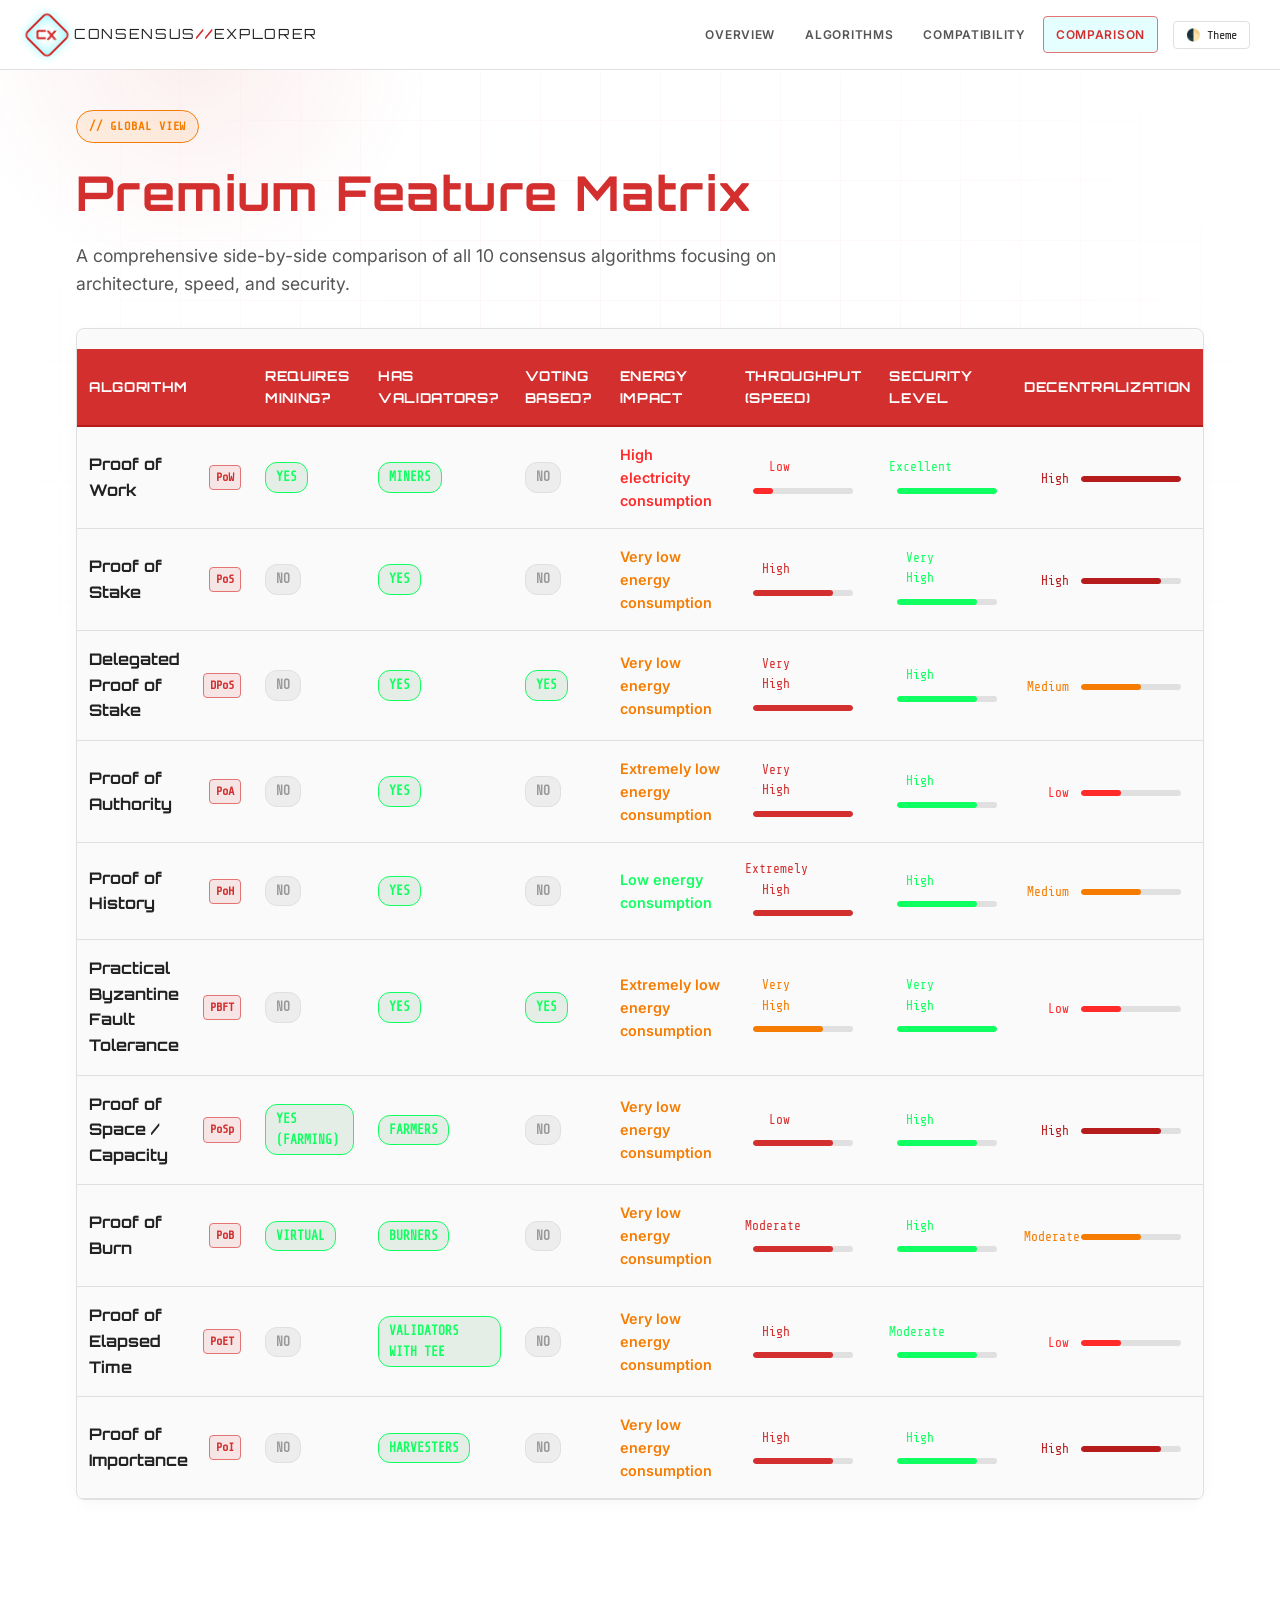
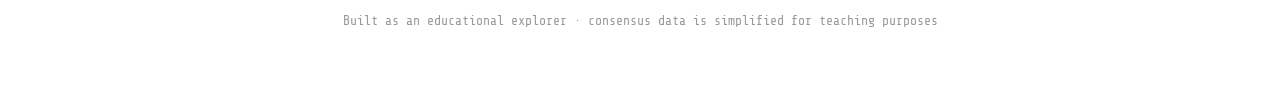
<file: comparison.html>
<!DOCTYPE html>
<html lang="en">
<head>
  <meta charset="UTF-8">
  <meta name="viewport" content="width=device-width, initial-scale=1.0">
  <title>Algorithm Comparison — Consensus Explorer</title>
  <link rel="preconnect" href="https://fonts.googleapis.com">
  <link href="https://fonts.googleapis.com/css2?family=Orbitron:wght@500;700;900&family=Inter:wght@400;500;600;700&family=Share+Tech+Mono&display=swap" rel="stylesheet">
  <link rel="stylesheet" href="style.css">
  <style>
    .comparison-table {
      width: 100%; border-collapse: separate; border-spacing: 0; margin-top: 20px; font-family: 'Inter'; font-size: 0.9rem;
      min-width: 1100px;
    }
    .comparison-table th, .comparison-table td {
      border-bottom: 1px solid var(--line); padding: 16px 12px; text-align: left; vertical-align: middle;
    }
    .comparison-table th {
      background: var(--cyan); color: #ffffff; font-family: 'Orbitron'; letter-spacing: 0.05em; font-size: 0.85rem;
      position: sticky; top: 0; z-index: 10; border-bottom: 2px solid var(--magenta); text-transform: uppercase;
    }
    .comparison-table tr:hover { background: rgba(0,240,255,0.03); }
    .table-wrapper { overflow-x: auto; border: 1px solid var(--line); border-radius: 8px; background: var(--panel2); }
    
    .algo-name { font-family: 'Orbitron'; font-weight: 700; color: var(--ink); font-size: 1rem; display: flex; align-items: center; gap: 8px; }
    .algo-code { font-family: 'Share Tech Mono'; font-size: 0.75rem; background: rgba(211,47,47,0.1); color: var(--cyan); padding: 2px 6px; border-radius: 4px; border: 1px solid var(--cyan-dim); }
    
    .badge { padding: 4px 10px; border-radius: 12px; font-size: 0.8rem; font-weight: 600; text-transform: uppercase; font-family: 'Share Tech Mono'; display: inline-block;}
    .badge.yes { background: rgba(46,125,50,0.1); color: var(--green); border: 1px solid var(--green); }
    .badge.no { background: rgba(0,0,0,0.05); color: var(--ink-faint); border: 1px solid var(--line); }
    
    .energy-high { color: var(--red); font-weight: 600; }
    .energy-low { color: var(--green); font-weight: 600; }
    .energy-med { color: var(--amber); font-weight: 600; }

    .score-bar { width: 100px; height: 6px; background: var(--line); border-radius: 4px; overflow: hidden; display: inline-block; vertical-align: middle; margin-left: 8px;}
    .score-fill { height: 100%; border-radius: 4px; }
    .score-text { font-family: 'Share Tech Mono'; font-size: 0.8rem; display: inline-block; width: 45px; text-align: right; }
  </style>
</head>
<body>
  <div class="page-container reveal in">
    <div class="page-header">
      <div class="pill mono l2" style="display:inline-block; margin-bottom: 12px; border-color: var(--amber); color: var(--amber);">// GLOBAL VIEW</div>
      <h1>Premium Feature Matrix</h1>
      <p>A comprehensive side-by-side comparison of all 10 consensus algorithms focusing on architecture, speed, and security.</p>
    </div>

    <div class="panel" style="padding: 0; border: none; background: transparent;">
      <div class="table-wrapper">
        <table class="comparison-table" id="comparisonTable">
          <thead>
            <tr>
              <th>Algorithm</th>
              <th>Requires Mining?</th>
              <th>Has Validators?</th>
              <th>Voting Based?</th>
              <th>Energy Impact</th>
              <th>Throughput (Speed)</th>
              <th>Security Level</th>
              <th>Decentralization</th>
            </tr>
          </thead>
          <tbody>
            <!-- Populated by JS -->
          </tbody>
        </table>
      </div>
    </div>
  </div>

  <footer>
    Built as an educational explorer · consensus data is simplified for teaching purposes
  </footer>

  <script src="data.js"></script>
  <script src="layout.js"></script>
  <script>
    document.addEventListener('DOMContentLoaded', () => {
      const tbody = document.querySelector('#comparisonTable tbody');
      ALGOS.forEach(a => {
        const s = a.summary;
        const tr = document.createElement('tr');
        
        // Format Mining/Validators/Voting as badges
        const mBadge = s.mining.includes('No') ? `<span class="badge no">${s.mining}</span>` : `<span class="badge yes">${s.mining}</span>`;
        const vBadge = s.validators.includes('No') ? `<span class="badge no">${s.validators}</span>` : `<span class="badge yes">${s.validators}</span>`;
        const voBadge = s.voting.includes('No') ? `<span class="badge no">${s.voting}</span>` : `<span class="badge yes">${s.voting}</span>`;
        
        // Format Energy
        let eClass = 'energy-med';
        const eStr = a.performance ? a.performance.energy : 'N/A';
        if(eStr.includes('High')) eClass = 'energy-high';
        if(eStr.includes('Low')) eClass = 'energy-low';

        // Format Speed (using the Trilemma Scalability score 1-10)
        const spdScore = a.trilemma.scal;
        const spdColor = spdScore > 7 ? 'var(--cyan)' : (spdScore > 4 ? 'var(--amber)' : 'var(--red)');
        const spdBar = `
          <div><span class="score-text" style="color:${spdColor}">${s.speed}</span> 
          <div class="score-bar"><div class="score-fill" style="width:${spdScore*10}%; background:${spdColor}"></div></div></div>
        `;

        // Format Security (using the Trilemma Security score 1-10)
        const secScore = a.trilemma.sec;
        const secColor = secScore > 7 ? 'var(--green)' : (secScore > 4 ? 'var(--amber)' : 'var(--red)');
        const secBar = `
          <div><span class="score-text" style="color:${secColor}">${s.security}</span> 
          <div class="score-bar"><div class="score-fill" style="width:${secScore*10}%; background:${secColor}"></div></div></div>
        `;

        // Format Decentralization (using the Trilemma Dec score 1-10)
        const decScore = a.trilemma.dec;
        const decColor = decScore > 7 ? 'var(--magenta)' : (decScore > 4 ? 'var(--amber)' : 'var(--red)');
        const decBar = `
          <div><span class="score-text" style="color:${decColor}">${s.decentralization}</span> 
          <div class="score-bar"><div class="score-fill" style="width:${decScore*10}%; background:${decColor}"></div></div></div>
        `;

        tr.innerHTML = `
          <td>
            <div class="algo-name">${a.name} <span class="algo-code">${a.code}</span></div>
          </td>
          <td>${mBadge}</td>
          <td>${vBadge}</td>
          <td>${voBadge}</td>
          <td class="${eClass}">${eStr}</td>
          <td>${spdBar}</td>
          <td>${secBar}</td>
          <td>${decBar}</td>
        `;
        tbody.appendChild(tr);
      });
    });
  </script>
</body>
</html>
</file>
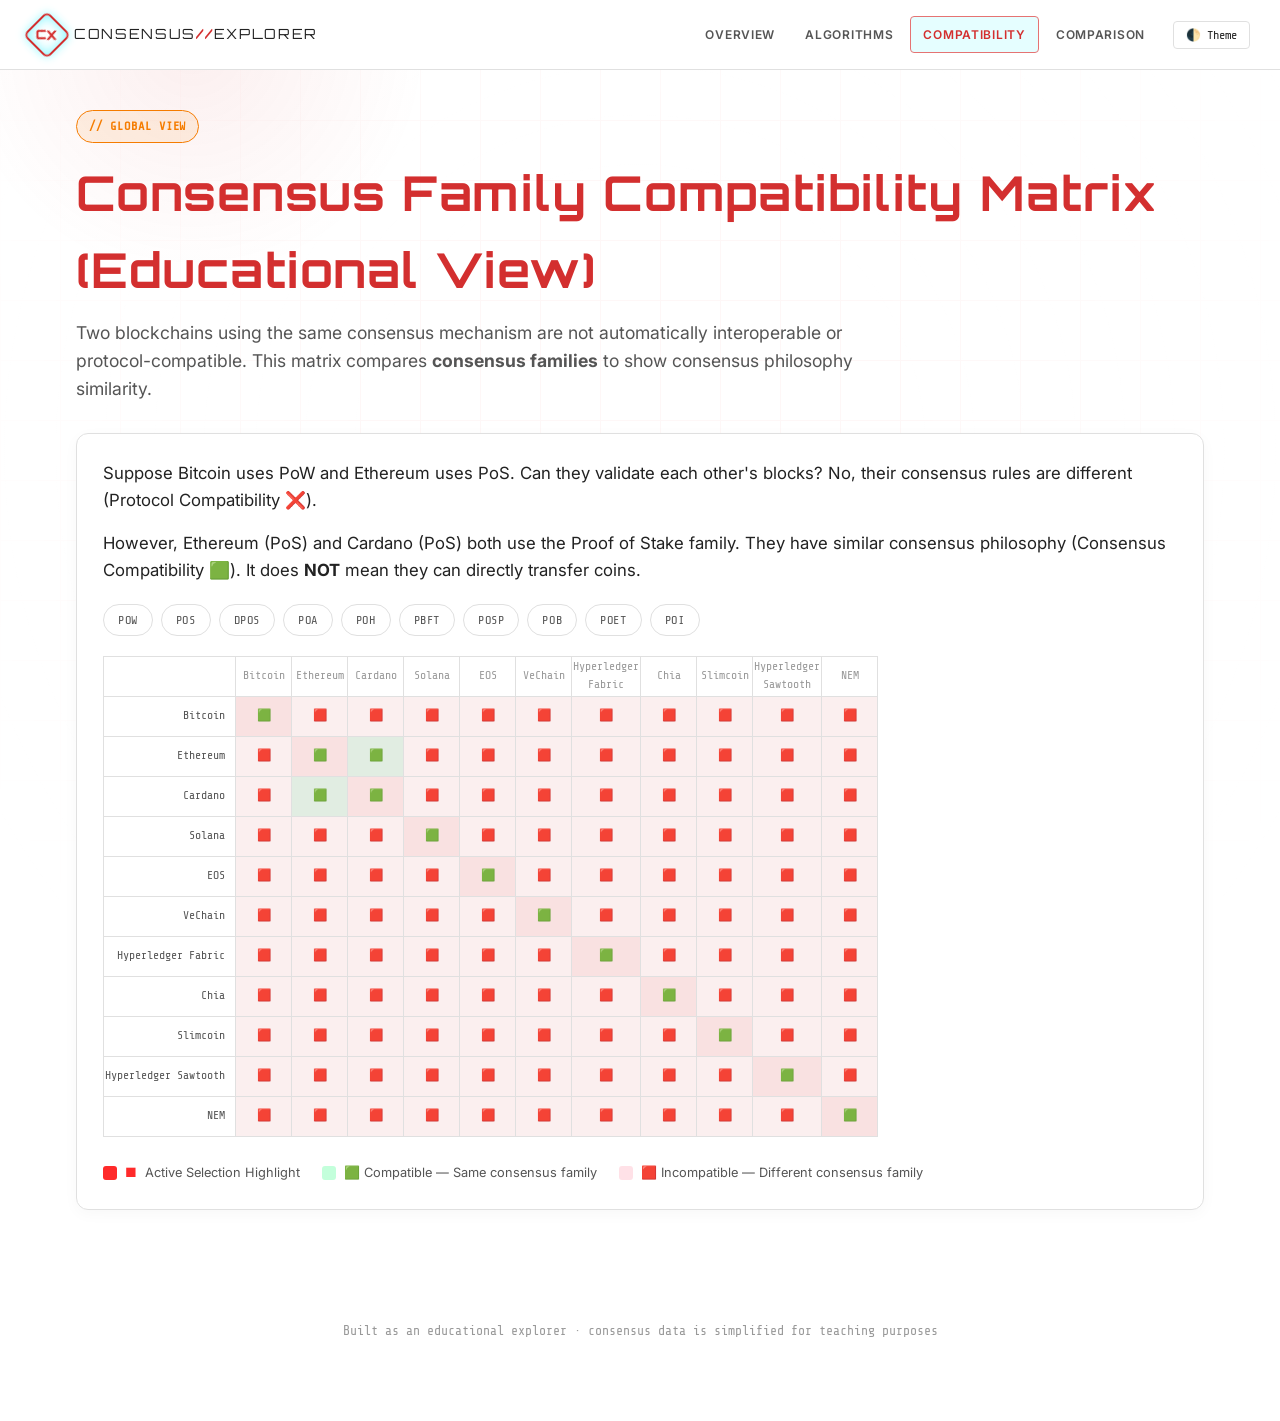
<file: compatibility.html>
<!DOCTYPE html>
<html lang="en">
<head>
  <meta charset="UTF-8">
  <meta name="viewport" content="width=device-width, initial-scale=1.0">
  <title>Compatibility Matrix — Consensus Explorer</title>
  <link rel="preconnect" href="https://fonts.googleapis.com">
  <link href="https://fonts.googleapis.com/css2?family=Orbitron:wght@500;700;900&family=Inter:wght@400;500;600;700&family=Share+Tech+Mono&display=swap" rel="stylesheet">
  <link rel="stylesheet" href="style.css">
</head>
<body>
  <div class="page-container reveal in">
    <div class="page-header">
      <div class="pill mono l2" style="display:inline-block; margin-bottom: 12px; border-color: var(--amber); color: var(--amber);">// GLOBAL VIEW</div>
      <h1>Consensus Family Compatibility Matrix (Educational View)</h1>
      <p>Two blockchains using the same consensus mechanism are not automatically interoperable or protocol-compatible. This matrix compares <b>consensus families</b> to show consensus philosophy similarity.</p>
    </div>

    <div class="panel">
      <div class="text-content" style="margin-bottom: 20px;">
        <p>Suppose Bitcoin uses PoW and Ethereum uses PoS. Can they validate each other's blocks? No, their consensus rules are different (Protocol Compatibility ❌).</p>
        <p>However, Ethereum (PoS) and Cardano (PoS) both use the Proof of Stake family. They have similar consensus philosophy (Consensus Compatibility 🟩). It does <b>NOT</b> mean they can directly transfer coins.</p>
      </div>

      <div class="chip-row" id="matrixChips"></div>
      
      <div class="matrix-scroll">
        <table class="matrix" id="matrixTable"></table>
      </div>
      
      <div class="matrix-legend">
        <span><span class="swatch" style="background:var(--red)"></span> <span style="color:var(--red)">■</span> Active Selection Highlight</span>
        <span><span class="swatch" style="background:rgba(57,255,136,.3)"></span> 🟩 Compatible — Same consensus family</span>
        <span><span class="swatch" style="background:rgba(255,56,96,.15)"></span> 🟥 Incompatible — Different consensus family</span>
      </div>
    </div>
  </div>

  <footer>
    Built as an educational explorer · consensus data is simplified for teaching purposes
  </footer>

  <script src="data.js"></script>
  <script src="layout.js"></script>
  <script>
    const MATRIX_CHAINS = [
      {name:'Bitcoin', algo:'pow'},
      {name:'Ethereum', algo:'pos'},
      {name:'Cardano', algo:'pos'},
      {name:'Solana', algo:'poh'},
      {name:'EOS', algo:'dpos'},
      {name:'VeChain', algo:'poa'},
      {name:'Hyperledger Fabric', algo:'pbft'},
      {name:'Chia', algo:'pospace'},
      {name:'Slimcoin', algo:'pob'},
      {name:'Hyperledger Sawtooth', algo:'poet'},
      {name:'NEM', algo:'poi'}
    ];

    document.addEventListener('DOMContentLoaded', () => {
      const chips = document.getElementById('matrixChips');
      ALGOS.forEach(a => {
        const chip = document.createElement('button');
        chip.className = 'chip';
        chip.textContent = a.code;
        chip.dataset.algo = a.id;
        chip.addEventListener('click', () => {
          document.querySelectorAll('.chip').forEach(c => c.classList.remove('active'));
          chip.classList.add('active');
          highlightMatrix(a.id);
        });
        chips.appendChild(chip);
      });

      buildMatrix();
    });

    function buildMatrix() {
      const table = document.getElementById('matrixTable');
      let html = '<tr><th></th>';
      MATRIX_CHAINS.forEach(c => html += `<th>${c.name}</th>`);
      html += '</tr>';
      
      MATRIX_CHAINS.forEach((row, i) => {
        html += `<tr><th class="rowhead">${row.name}</th>`;
        const algoObj = ALGOS.find(a => a.id === row.algo);

        MATRIX_CHAINS.forEach((col, j) => {
          let cls = '';
          let icon = '';
          
          if (i === j) {
            cls = 'self';
            icon = '🟩';
          } else {
            // Check explicit compatibility data from data.js
            let isCompat = false;
            if (algoObj && algoObj.compatibility) {
              const match = algoObj.compatibility.find(c => c.name.includes(col.name) || col.name.includes(c.name));
              if (match && match.compatible) isCompat = true;
            } else {
              // Fallback to family check
              if (row.algo === col.algo) isCompat = true;
            }

            if (isCompat) {
              cls = 'compat';
              icon = '🟩';
            } else {
              cls = 'incompat';
              icon = '🟥';
            }
          }
          html += `<td class="${cls}" data-row="${row.algo}" data-col="${col.algo}">${icon}</td>`;
        });
        html += '</tr>';
      });
      table.innerHTML = html;
    }

    function highlightMatrix(algoId) {
      document.querySelectorAll('#matrixTable td').forEach(td => {
        const involved = td.dataset.row === algoId || td.dataset.col === algoId;
        td.style.outline = involved ? '2px solid var(--red)' : 'none';
        td.classList.toggle('dimmed', !involved);
      });
      document.querySelectorAll('#matrixTable th.rowhead').forEach((th, i) => {
        const rowData = MATRIX_CHAINS[i];
        if(rowData.algo === algoId) {
          th.style.color = 'var(--red)';
        } else {
          th.style.color = 'var(--ink-dim)';
        }
      });
    }
  </script>
</body>
</html>
</file>
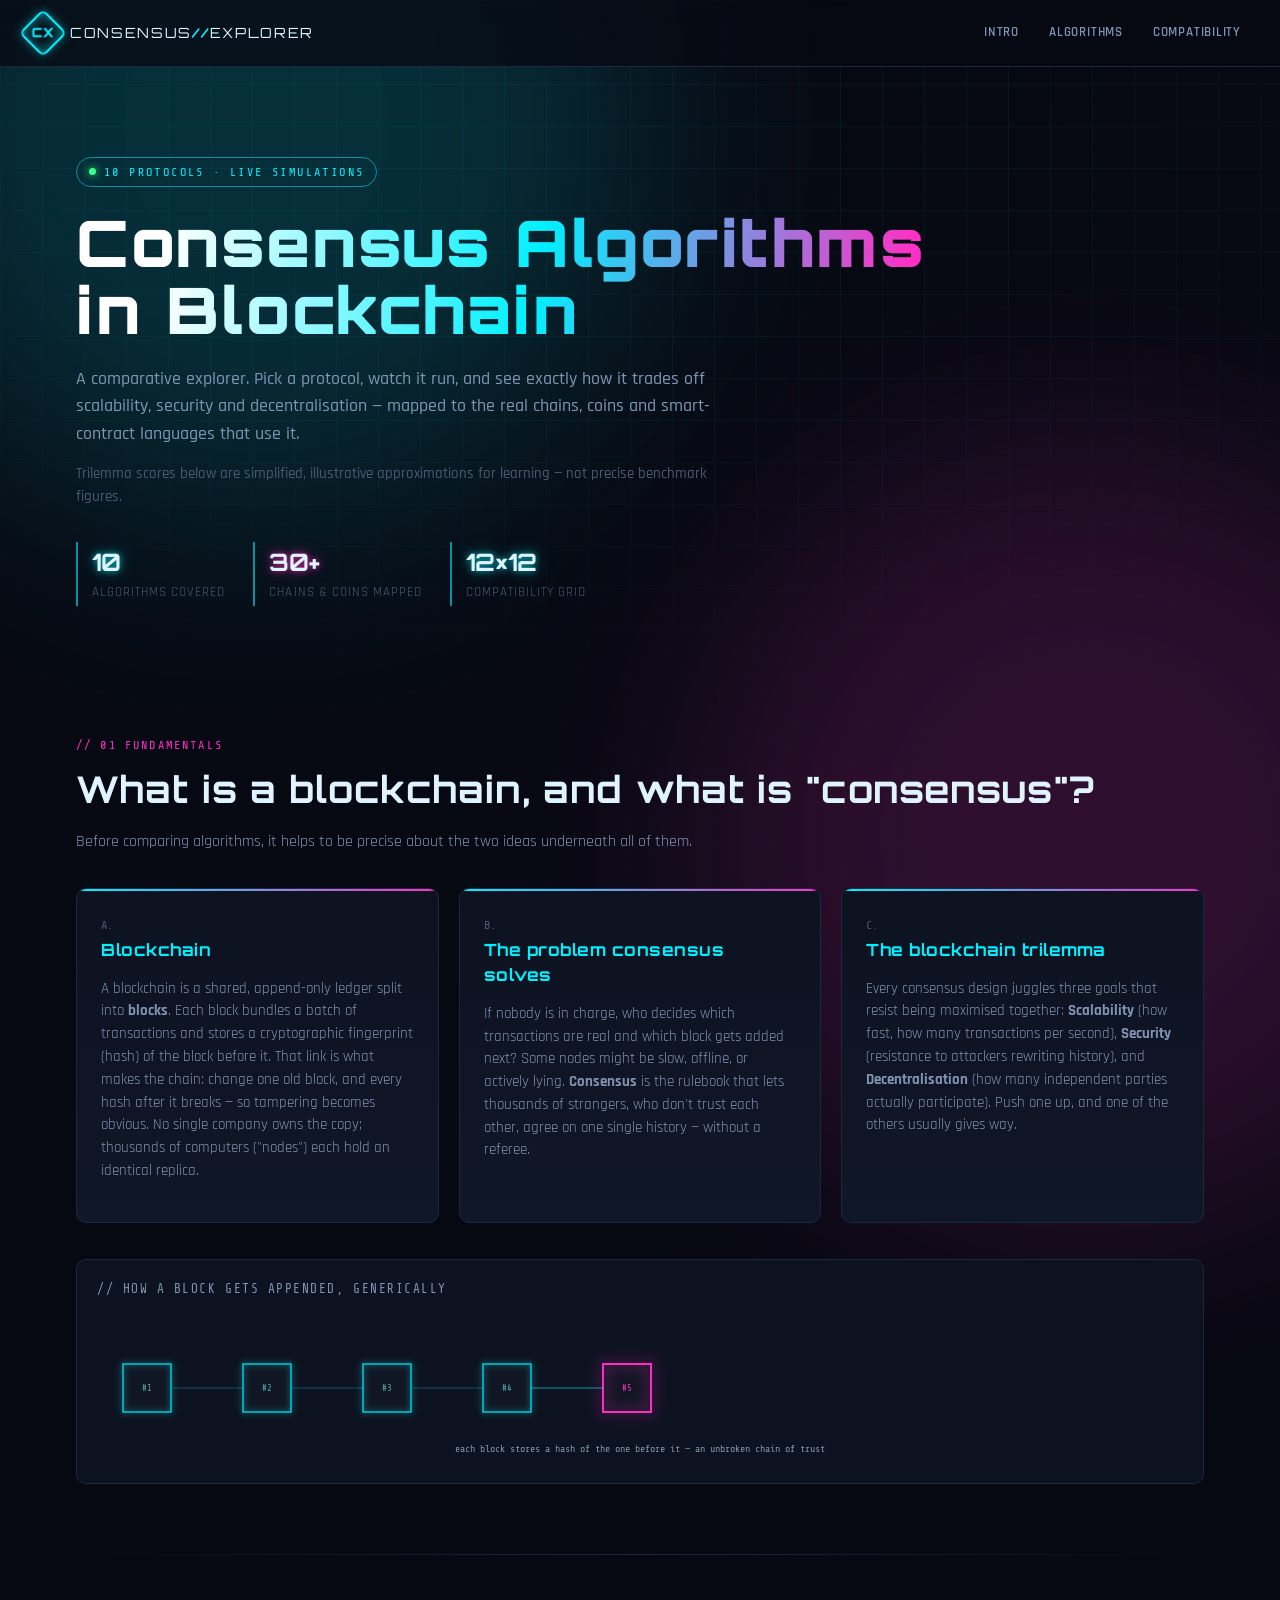
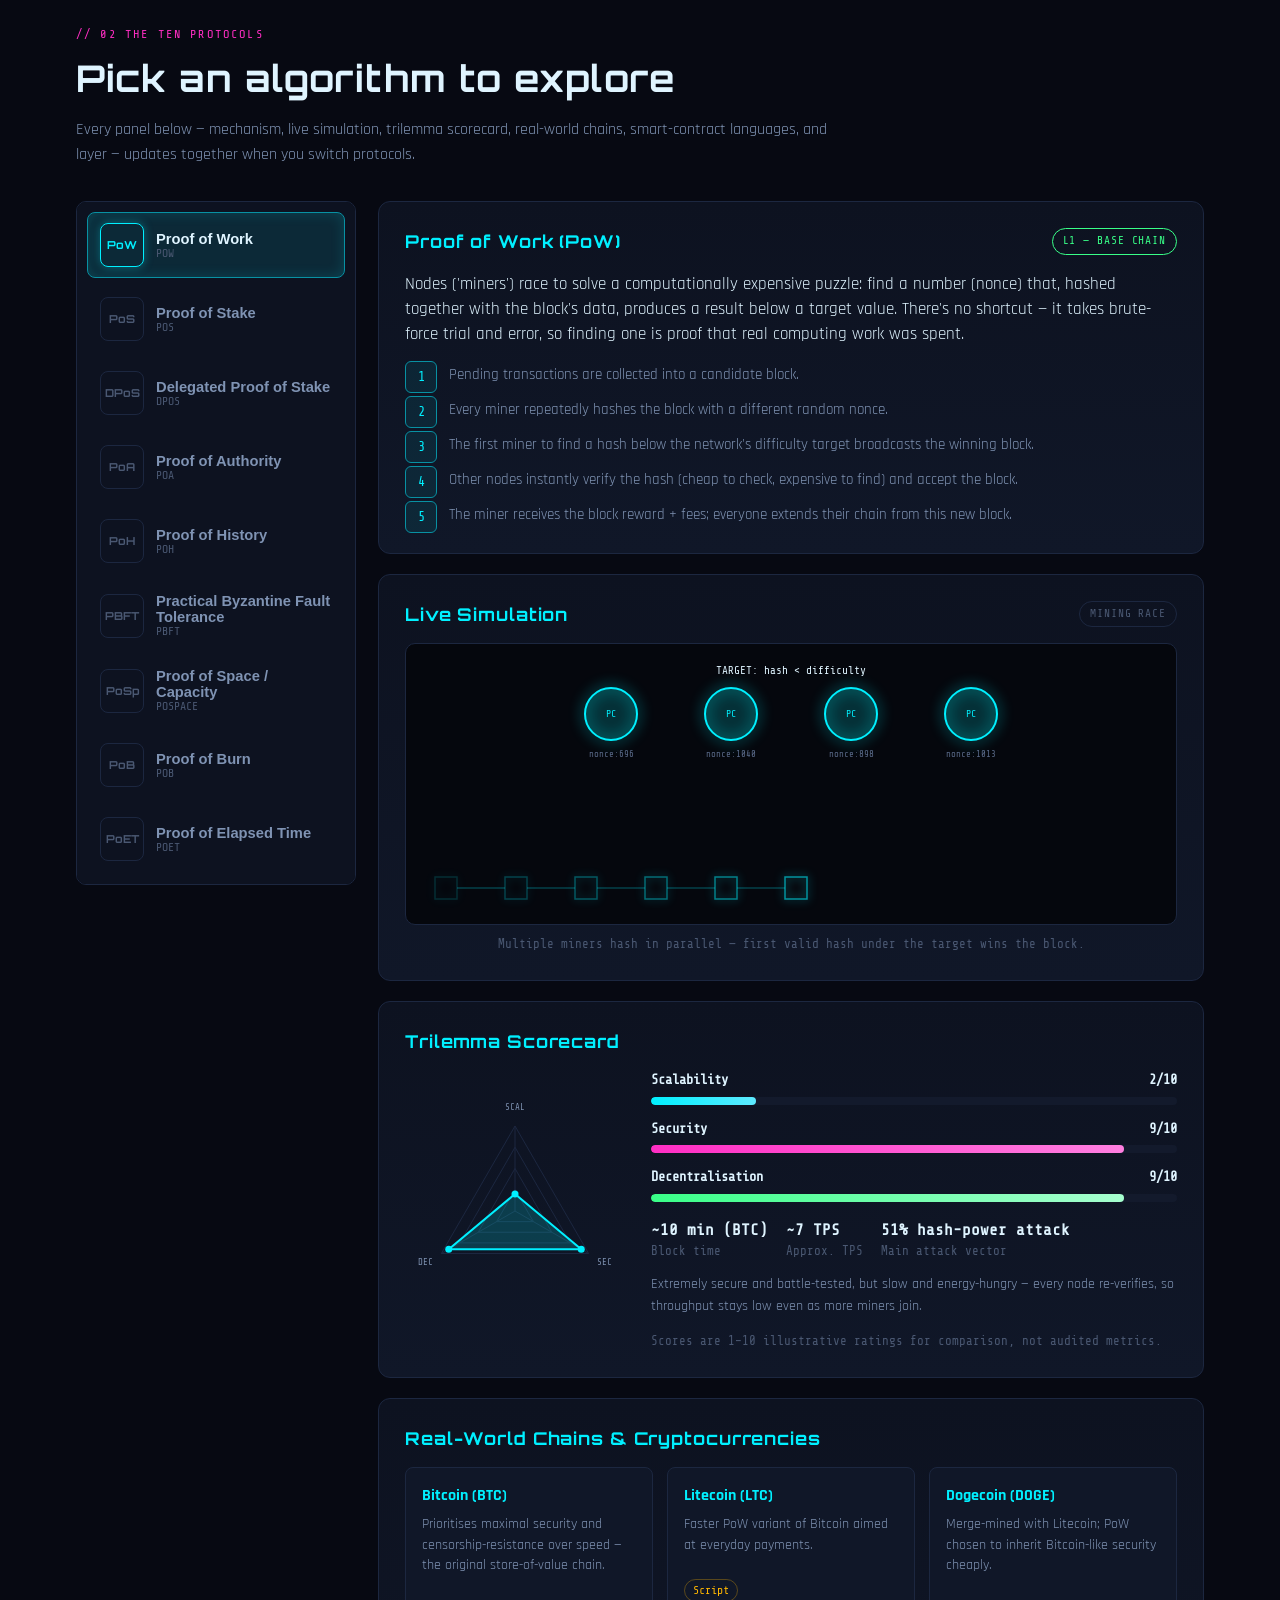
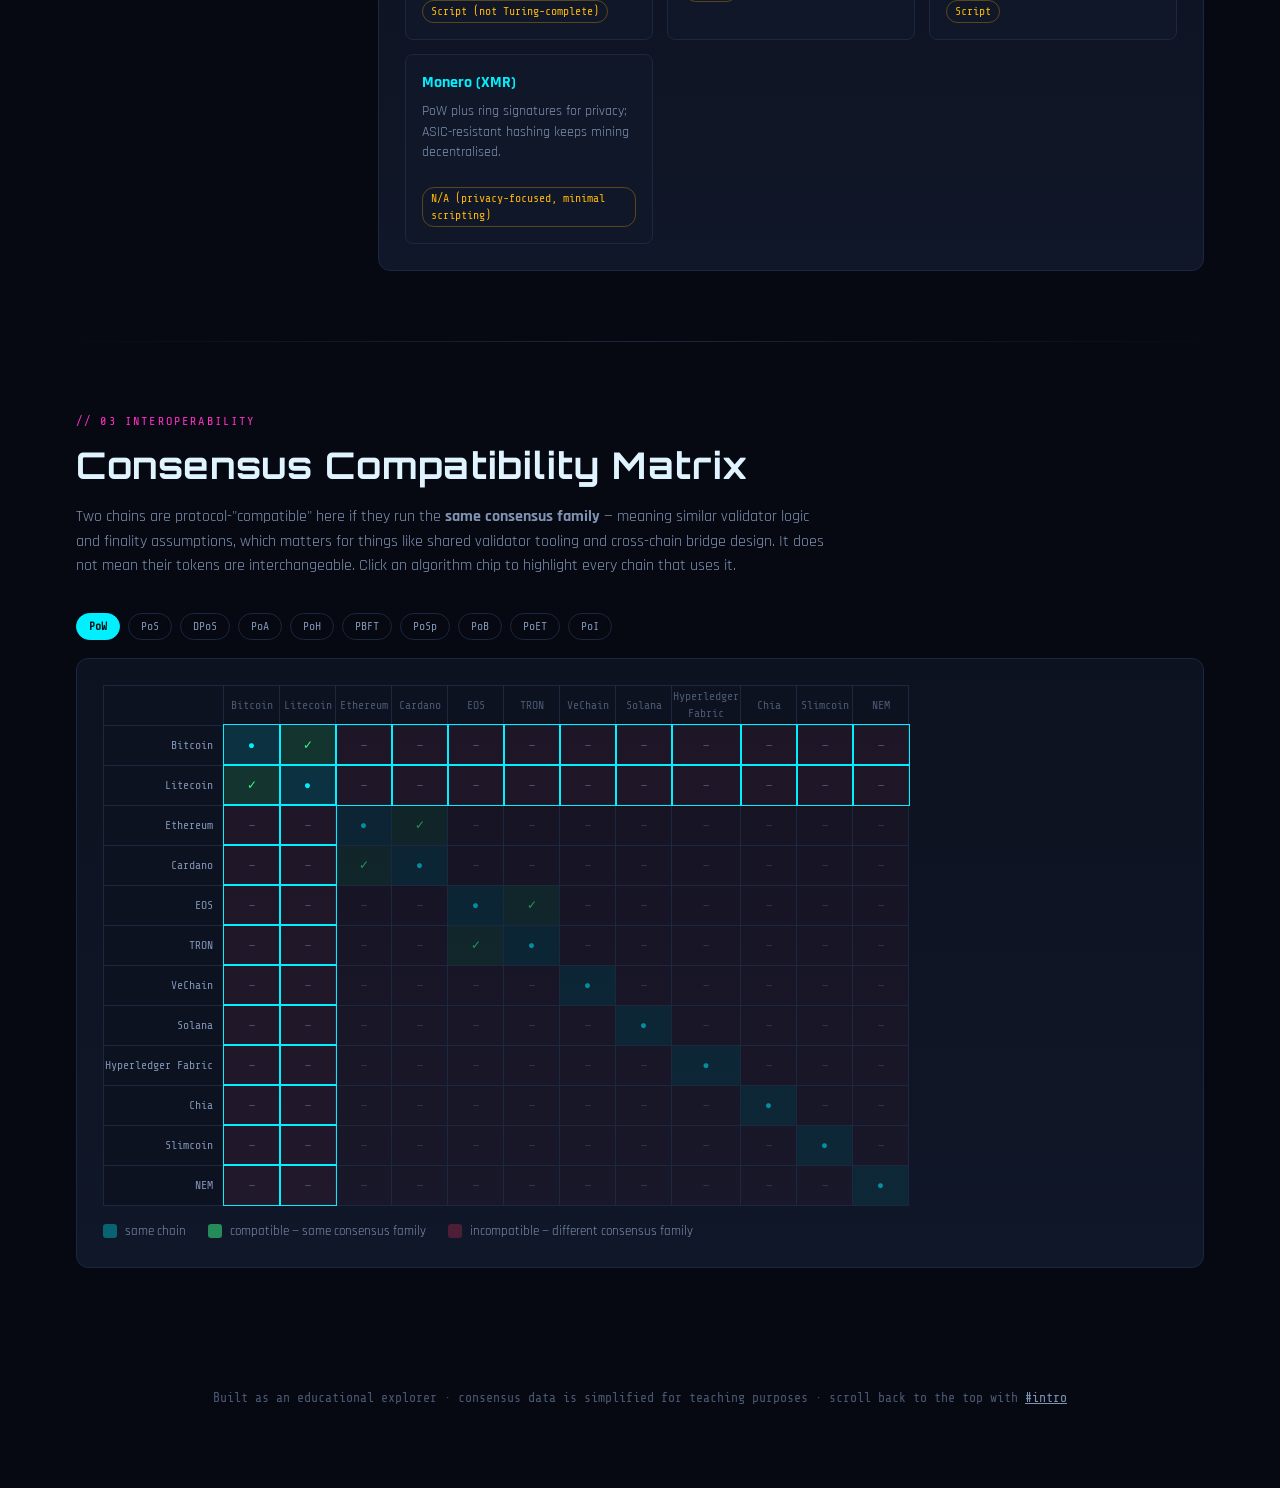
<file: consensus-algorithms-explorer.html>
<!DOCTYPE html>
<html lang="en">
<head>
<meta charset="UTF-8">
<meta name="viewport" content="width=device-width, initial-scale=1.0">
<title>Consensus Algorithms in Blockchain — A Comparative Explorer</title>
<link rel="preconnect" href="https://fonts.googleapis.com">
<link href="https://fonts.googleapis.com/css2?family=Orbitron:wght@500;700;900&family=Rajdhani:wght@400;500;600;700&family=Share+Tech+Mono&display=swap" rel="stylesheet">
<style>
:root{
  --bg:#070912;
  --bg2:#0b0f1c;
  --panel:#0d1220;
  --panel2:#101728;
  --line:#1c2740;
  --cyan:#00f0ff;
  --cyan-dim:#0891a3;
  --magenta:#ff2ec4;
  --amber:#ffb700;
  --green:#39ff88;
  --red:#ff3860;
  --ink:#dff4ff;
  --ink-dim:#7f93b3;
  --ink-faint:#4a5872;
}
*{box-sizing:border-box;}
html{scroll-behavior:smooth;}
body{
  margin:0;
  background:var(--bg);
  color:var(--ink);
  font-family:'Rajdhani',sans-serif;
  font-size:16px;
  line-height:1.5;
  overflow-x:hidden;
}
::selection{background:var(--magenta);color:#000;}
h1,h2,h3,h4{font-family:'Orbitron',sans-serif;margin:0;letter-spacing:.03em;}
.mono{font-family:'Share Tech Mono',monospace;}
a{color:var(--cyan);}
.glow-cyan{text-shadow:0 0 6px rgba(0,240,255,.7),0 0 18px rgba(0,240,255,.35);}
.glow-magenta{text-shadow:0 0 6px rgba(255,46,196,.7),0 0 18px rgba(255,46,196,.35);}

/* ---------- background grid ---------- */
.bg-grid{
  position:fixed;inset:0;z-index:-2;
  background-image:
    linear-gradient(rgba(0,240,255,.05) 1px, transparent 1px),
    linear-gradient(90deg, rgba(0,240,255,.05) 1px, transparent 1px);
  background-size:42px 42px;
  mask-image:radial-gradient(ellipse 80% 60% at 50% 20%, black 40%, transparent 100%);
  animation:gridshift 18s linear infinite;
}
@keyframes gridshift{0%{background-position:0 0,0 0;}100%{background-position:42px 42px,42px 42px;}}
.bg-glow{
  position:fixed;inset:0;z-index:-3;background:var(--bg);
}
.bg-glow::before,.bg-glow::after{
  content:"";position:absolute;width:60vw;height:60vw;border-radius:50%;filter:blur(120px);opacity:.16;
}
.bg-glow::before{background:var(--cyan);top:-20vw;left:-10vw;}
.bg-glow::after{background:var(--magenta);bottom:-25vw;right:-15vw;}
.scanlines{position:fixed;inset:0;z-index:50;pointer-events:none;
  background:repeating-linear-gradient(to bottom, rgba(255,255,255,0.018) 0px, rgba(255,255,255,0.018) 1px, transparent 2px, transparent 3px);
  mix-blend-mode:overlay;opacity:.5;
}

/* ---------- top nav ---------- */
header{
  position:sticky;top:0;z-index:40;
  backdrop-filter:blur(10px);
  background:rgba(7,9,18,.75);
  border-bottom:1px solid var(--line);
  padding:14px 26px;
  display:flex;align-items:center;justify-content:space-between;gap:16px;flex-wrap:wrap;
}
.brand{display:flex;align-items:center;gap:10px;}
.brand .mark{
  width:34px;height:34px;border:2px solid var(--cyan);border-radius:6px;
  display:flex;align-items:center;justify-content:center;color:var(--cyan);
  font-family:'Orbitron';font-weight:900;font-size:13px;
  box-shadow:0 0 12px rgba(0,240,255,.5) inset, 0 0 10px rgba(0,240,255,.4);
  transform:rotate(45deg);
}
.brand .mark span{transform:rotate(-45deg);}
.brand-text{font-family:'Orbitron';font-size:14px;letter-spacing:.12em;color:var(--ink);}
.brand-text b{color:var(--cyan);}
nav.tabs{display:flex;gap:4px;flex-wrap:wrap;}
nav.tabs a{
  font-family:'Rajdhani';font-weight:600;font-size:13px;letter-spacing:.06em;text-transform:uppercase;
  color:var(--ink-dim);text-decoration:none;padding:8px 12px;border-radius:4px;border:1px solid transparent;
  transition:all .2s;
}
nav.tabs a:hover{color:var(--cyan);border-color:var(--line);background:rgba(0,240,255,.05);}

/* ---------- hero ---------- */
.hero{
  padding:90px 26px 60px;max-width:1180px;margin:0 auto;text-align:left;position:relative;
}
.eyebrow{
  display:inline-flex;align-items:center;gap:8px;
  font-family:'Share Tech Mono';font-size:12px;color:var(--cyan);letter-spacing:.2em;text-transform:uppercase;
  border:1px solid var(--cyan-dim);padding:5px 12px;border-radius:20px;margin-bottom:22px;
}
.eyebrow::before{content:"";width:7px;height:7px;background:var(--green);border-radius:50%;box-shadow:0 0 8px var(--green);animation:pulse 1.6s infinite;}
@keyframes pulse{0%,100%{opacity:1;}50%{opacity:.3;}}
.hero h1{
  font-size:clamp(2.1rem,5vw,4rem);line-height:1.05;font-weight:900;
  background:linear-gradient(100deg,#fff 10%,var(--cyan) 50%,var(--magenta) 90%);
  -webkit-background-clip:text;background-clip:text;color:transparent;
  margin-bottom:22px;max-width:920px;
}
.hero p.lead{max-width:680px;color:var(--ink-dim);font-size:1.15rem;font-weight:500;margin-bottom:10px;}
.hero-stats{display:flex;gap:28px;margin-top:34px;flex-wrap:wrap;}
.hero-stats div{border-left:2px solid var(--cyan-dim);padding:2px 0 2px 14px;}
.hero-stats b{display:block;font-family:'Orbitron';font-size:1.5rem;color:var(--ink);}
.hero-stats span{font-size:.8rem;color:var(--ink-faint);text-transform:uppercase;letter-spacing:.08em;}

/* ---------- section shells ---------- */
section{max-width:1180px;margin:0 auto;padding:70px 26px;position:relative;}
.section-head{margin-bottom:34px;}
.section-head .tag{font-family:'Share Tech Mono';color:var(--magenta);font-size:12px;letter-spacing:.18em;text-transform:uppercase;}
.section-head h2{font-size:clamp(1.5rem,3vw,2.3rem);margin-top:8px;color:var(--ink);}
.section-head p{color:var(--ink-dim);max-width:760px;margin-top:12px;font-size:1.02rem;}
.divider{height:1px;background:linear-gradient(90deg,transparent,var(--line),transparent);margin:0 auto;max-width:1180px;}

/* ---------- intro cards ---------- */
.intro-grid{display:grid;grid-template-columns:repeat(auto-fit,minmax(280px,1fr));gap:20px;margin-top:10px;}
.card{
  background:linear-gradient(180deg,var(--panel),var(--panel2));
  border:1px solid var(--line);border-radius:10px;padding:24px;position:relative;overflow:hidden;
}
.card::before{content:"";position:absolute;top:0;left:0;right:0;height:2px;background:linear-gradient(90deg,var(--cyan),var(--magenta));}
.card h3{font-size:1.05rem;color:var(--cyan);margin-bottom:10px;display:flex;align-items:center;gap:8px;}
.card p{color:var(--ink-dim);font-size:.95rem;}
.card .num{font-family:'Share Tech Mono';color:var(--ink-faint);font-size:.75rem;}

/* mini blockchain animation in intro */
#introChainWrap{margin-top:36px;background:var(--panel);border:1px solid var(--line);border-radius:10px;padding:20px;}
#introChainWrap h4{color:var(--ink-dim);font-size:.8rem;text-transform:uppercase;letter-spacing:.12em;margin-bottom:14px;font-family:'Share Tech Mono';font-weight:400;}
#introChain{width:100%;height:150px;display:block;}

/* ---------- algorithm explorer layout ---------- */
.explorer{display:grid;grid-template-columns:280px 1fr;gap:22px;align-items:start;}
@media (max-width:900px){.explorer{grid-template-columns:1fr;}}
.algo-rail{
  position:sticky;top:80px;display:flex;flex-direction:column;gap:8px;
  background:var(--panel);border:1px solid var(--line);border-radius:10px;padding:10px;
  max-height:76vh;overflow-y:auto;
}
.algo-btn{
  display:flex;align-items:center;gap:12px;padding:10px 12px;border-radius:8px;
  background:transparent;border:1px solid transparent;cursor:pointer;text-align:left;color:var(--ink-dim);
  transition:all .18s;
}
.algo-btn:hover{background:rgba(0,240,255,.06);color:var(--ink);}
.algo-btn.active{
  background:rgba(0,240,255,.1);border-color:var(--cyan-dim);color:var(--ink);
  box-shadow:0 0 14px rgba(0,240,255,.15) inset;
}
.algo-badge{
  flex:none;width:44px;height:44px;border-radius:8px;border:1.5px solid var(--line);
  display:flex;align-items:center;justify-content:center;font-family:'Orbitron';font-weight:700;font-size:11px;
  color:var(--ink-faint);transition:all .18s;
}
.algo-btn.active .algo-badge, .algo-btn:hover .algo-badge{border-color:var(--cyan);color:var(--cyan);box-shadow:0 0 10px rgba(0,240,255,.35);}
.algo-btn .names{display:flex;flex-direction:column;}
.algo-btn .names b{font-size:.92rem;color:inherit;font-weight:600;}
.algo-btn .names span{font-size:.72rem;color:var(--ink-faint);font-family:'Share Tech Mono';}

.panel-stack{display:flex;flex-direction:column;gap:20px;}
.panel{
  background:linear-gradient(180deg,var(--panel),var(--panel2));
  border:1px solid var(--line);border-radius:12px;padding:26px;
}
.panel-title{display:flex;align-items:center;justify-content:space-between;margin-bottom:16px;flex-wrap:wrap;gap:10px;}
.panel-title h3{color:var(--cyan);font-size:1.1rem;letter-spacing:.05em;}
.pill{font-family:'Share Tech Mono';font-size:.7rem;padding:4px 10px;border-radius:20px;border:1px solid var(--line);color:var(--ink-faint);text-transform:uppercase;letter-spacing:.08em;}
.pill.l1{border-color:var(--green);color:var(--green);}
.pill.l2{border-color:var(--amber);color:var(--amber);}

/* overview */
#ovMechanism{color:var(--ink);font-size:1.05rem;margin-bottom:16px;}
.steps{list-style:none;padding:0;margin:0;counter-reset:step;display:flex;flex-direction:column;gap:12px;}
.steps li{counter-increment:step;position:relative;padding-left:44px;color:var(--ink-dim);font-size:.96rem;}
.steps li::before{
  content:counter(step);position:absolute;left:0;top:-2px;width:30px;height:30px;border-radius:6px;
  background:rgba(0,240,255,.08);border:1px solid var(--cyan-dim);color:var(--cyan);
  display:flex;align-items:center;justify-content:center;font-family:'Share Tech Mono';font-size:.85rem;
}

/* canvas viz */
.viz-wrap{background:#05070d;border:1px solid var(--line);border-radius:10px;padding:10px;position:relative;}
.viz-wrap canvas{width:100%;height:260px;display:block;border-radius:6px;}
.viz-caption{margin-top:10px;font-family:'Share Tech Mono';font-size:.78rem;color:var(--ink-faint);text-align:center;}

/* trilemma radar */
.trilemma-wrap{display:grid;grid-template-columns:220px 1fr;gap:26px;align-items:center;}
@media (max-width:640px){.trilemma-wrap{grid-template-columns:1fr;}}
.stat-rows{display:flex;flex-direction:column;gap:14px;}
.stat-row b{font-size:.85rem;color:var(--ink);font-family:'Share Tech Mono';display:flex;justify-content:space-between;}
.bar-track{height:8px;background:#131a2c;border-radius:6px;margin-top:6px;overflow:hidden;}
.bar-fill{height:100%;border-radius:6px;transition:width .5s ease;}
.stat-row.scal .bar-fill{background:linear-gradient(90deg,var(--cyan),#5eeaff);}
.stat-row.sec .bar-fill{background:linear-gradient(90deg,var(--magenta),#ff7fe0);}
.stat-row.dec .bar-fill{background:linear-gradient(90deg,var(--green),#a6ffcf);}
.metric-line{display:flex;gap:18px;margin-top:16px;flex-wrap:wrap;}
.metric-line div{font-family:'Share Tech Mono';font-size:.78rem;color:var(--ink-faint);}
.metric-line b{color:var(--ink);display:block;font-size:1rem;}
#trilemmaNote{color:var(--ink-faint);font-size:.78rem;margin-top:14px;font-family:'Share Tech Mono';}

/* mapping */
.chain-grid{display:grid;grid-template-columns:repeat(auto-fill,minmax(240px,1fr));gap:14px;}
.chain-card{background:var(--panel2);border:1px solid var(--line);border-radius:8px;padding:16px;}
.chain-card b{color:var(--cyan);font-size:.98rem;}
.chain-card p{color:var(--ink-dim);font-size:.86rem;margin-top:6px;}
.chain-card .lang{display:inline-block;margin-top:10px;font-family:'Share Tech Mono';font-size:.72rem;color:var(--amber);border:1px solid rgba(255,183,0,.3);padding:2px 8px;border-radius:12px;}

/* compatibility matrix */
.matrix-scroll{overflow-x:auto;}
table.matrix{border-collapse:collapse;font-family:'Share Tech Mono';font-size:.72rem;min-width:760px;}
table.matrix th, table.matrix td{border:1px solid var(--line);text-align:center;width:56px;height:40px;}
table.matrix th{color:var(--ink-faint);font-weight:400;background:var(--panel);}
table.matrix th.rowhead{text-align:right;padding-right:10px;color:var(--ink-dim);white-space:nowrap;background:var(--panel);}
table.matrix td{cursor:default;transition:all .15s;}
td.compat{background:rgba(57,255,136,.14);color:var(--green);}
td.incompat{background:rgba(255,56,96,.07);color:var(--ink-faint);}
td.self{background:rgba(0,240,255,.14);color:var(--cyan);}
.matrix-legend{display:flex;gap:22px;margin-top:16px;flex-wrap:wrap;font-size:.8rem;color:var(--ink-dim);}
.matrix-legend span{display:inline-flex;align-items:center;gap:8px;}
.swatch{width:14px;height:14px;border-radius:3px;display:inline-block;}

/* filter chips for matrix */
.chip-row{display:flex;flex-wrap:wrap;gap:8px;margin-bottom:18px;}
.chip{font-family:'Share Tech Mono';font-size:.72rem;padding:6px 12px;border:1px solid var(--line);border-radius:20px;color:var(--ink-dim);cursor:pointer;transition:all .15s;background:transparent;}
.chip:hover{border-color:var(--cyan-dim);color:var(--cyan);}
.chip.active{background:var(--cyan);color:#04121a;border-color:var(--cyan);font-weight:700;}

footer{text-align:center;padding:50px 26px 80px;color:var(--ink-faint);font-size:.82rem;font-family:'Share Tech Mono';}
footer a{color:var(--ink-dim);}

.reveal{opacity:0;transform:translateY(18px);transition:opacity .6s ease, transform .6s ease;}
.reveal.in{opacity:1;transform:translateY(0);}

@media (prefers-reduced-motion: reduce){
  .bg-grid,.eyebrow::before{animation:none;}
  .reveal{transition:none;opacity:1;transform:none;}
}
</style>
</head>
<body>
<div class="bg-glow"></div>
<div class="bg-grid"></div>
<div class="scanlines"></div>

<header>
  <div class="brand">
    <div class="mark"><span>CX</span></div>
    <div class="brand-text">CONSENSUS<b>//</b>EXPLORER</div>
  </div>
  <nav class="tabs">
    <a href="#intro">Intro</a>
    <a href="#explorer">Algorithms</a>
    <a href="#matrix">Compatibility</a>
  </nav>
</header>

<div class="hero" id="intro">
  <div class="eyebrow">10 protocols · live simulations</div>
  <h1>Consensus Algorithms in Blockchain</h1>
  <p class="lead">A comparative explorer. Pick a protocol, watch it run, and see exactly how it trades off scalability, security and decentralisation — mapped to the real chains, coins and smart-contract languages that use it.</p>
  <p class="lead" style="color:var(--ink-faint);font-size:.95rem;">Trilemma scores below are simplified, illustrative approximations for learning — not precise benchmark figures.</p>
  <div class="hero-stats">
    <div><b class="glow-cyan">10</b><span>Algorithms covered</span></div>
    <div><b class="glow-magenta">30+</b><span>Chains &amp; coins mapped</span></div>
    <div><b class="glow-cyan">12×12</b><span>Compatibility grid</span></div>
  </div>
</div>

<section>
  <div class="section-head reveal">
    <div class="tag">// 01 fundamentals</div>
    <h2>What is a blockchain, and what is "consensus"?</h2>
    <p>Before comparing algorithms, it helps to be precise about the two ideas underneath all of them.</p>
  </div>
  <div class="intro-grid">
    <div class="card reveal">
      <span class="num">A.</span>
      <h3>Blockchain</h3>
      <p>A blockchain is a shared, append-only ledger split into <b>blocks</b>. Each block bundles a batch of transactions and stores a cryptographic fingerprint (hash) of the block before it. That link is what makes the chain: change one old block, and every hash after it breaks — so tampering becomes obvious. No single company owns the copy; thousands of computers ("nodes") each hold an identical replica.</p>
    </div>
    <div class="card reveal">
      <span class="num">B.</span>
      <h3>The problem consensus solves</h3>
      <p>If nobody is in charge, who decides which transactions are real and which block gets added next? Some nodes might be slow, offline, or actively lying. <b>Consensus</b> is the rulebook that lets thousands of strangers, who don't trust each other, agree on one single history — without a referee.</p>
    </div>
    <div class="card reveal">
      <span class="num">C.</span>
      <h3>The blockchain trilemma</h3>
      <p>Every consensus design juggles three goals that resist being maximised together: <b>Scalability</b> (how fast, how many transactions per second), <b>Security</b> (resistance to attackers rewriting history), and <b>Decentralisation</b> (how many independent parties actually participate). Push one up, and one of the others usually gives way.</p>
    </div>
  </div>

  <div id="introChainWrap" class="reveal">
    <h4>// how a block gets appended, generically</h4>
    <canvas id="introChain"></canvas>
  </div>
</section>

<div class="divider"></div>

<section id="explorer">
  <div class="section-head reveal">
    <div class="tag">// 02 the ten protocols</div>
    <h2>Pick an algorithm to explore</h2>
    <p>Every panel below — mechanism, live simulation, trilemma scorecard, real-world chains, smart-contract languages, and layer — updates together when you switch protocols.</p>
  </div>

  <div class="explorer">
    <div class="algo-rail" id="algoRail"></div>

    <div class="panel-stack">
      <div class="panel" id="panelOverview">
        <div class="panel-title">
          <h3 id="ovName">—</h3>
          <span class="pill" id="ovLayer">LAYER</span>
        </div>
        <p id="ovMechanism"></p>
        <ol class="steps" id="ovSteps"></ol>
      </div>

      <div class="panel">
        <div class="panel-title">
          <h3>Live Simulation</h3>
          <span class="pill mono" id="vizTag">MECHANISM</span>
        </div>
        <div class="viz-wrap">
          <canvas id="algoCanvas"></canvas>
        </div>
        <div class="viz-caption" id="vizCaption">Watch the protocol run in real time.</div>
      </div>

      <div class="panel">
        <div class="panel-title"><h3>Trilemma Scorecard</h3></div>
        <div class="trilemma-wrap">
          <svg id="radarSvg" viewBox="0 0 220 220" width="220" height="220"></svg>
          <div>
            <div class="stat-rows">
              <div class="stat-row scal"><b><span>Scalability</span><span id="scalVal"></span></b><div class="bar-track"><div class="bar-fill" id="scalBar"></div></div></div>
              <div class="stat-row sec"><b><span>Security</span><span id="secVal"></span></b><div class="bar-track"><div class="bar-fill" id="secBar"></div></div></div>
              <div class="stat-row dec"><b><span>Decentralisation</span><span id="decVal"></span></b><div class="bar-track"><div class="bar-fill" id="decBar"></div></div></div>
            </div>
            <div class="metric-line">
              <div><b id="blockTimeVal">—</b>Block time</div>
              <div><b id="tpsVal">—</b>Approx. TPS</div>
              <div><b id="attackVal">—</b>Main attack vector</div>
            </div>
            <p id="trilemmaExplain" style="color:var(--ink-dim);font-size:.9rem;margin-top:14px;"></p>
            <div id="trilemmaNote">Scores are 1–10 illustrative ratings for comparison, not audited metrics.</div>
          </div>
        </div>
      </div>

      <div class="panel">
        <div class="panel-title"><h3>Real-World Chains &amp; Cryptocurrencies</h3></div>
        <div class="chain-grid" id="chainGrid"></div>
      </div>
    </div>
  </div>
</section>

<div class="divider"></div>

<section id="matrix">
  <div class="section-head reveal">
    <div class="tag">// 03 interoperability</div>
    <h2>Consensus Compatibility Matrix</h2>
    <p>Two chains are protocol-"compatible" here if they run the <b>same consensus family</b> — meaning similar validator logic and finality assumptions, which matters for things like shared validator tooling and cross-chain bridge design. It does not mean their tokens are interchangeable. Click an algorithm chip to highlight every chain that uses it.</p>
  </div>
  <div class="chip-row" id="matrixChips"></div>
  <div class="panel">
    <div class="matrix-scroll">
      <table class="matrix" id="matrixTable"></table>
    </div>
    <div class="matrix-legend">
      <span><span class="swatch" style="background:rgba(0,240,255,.35)"></span> same chain</span>
      <span><span class="swatch" style="background:rgba(57,255,136,.5)"></span> compatible — same consensus family</span>
      <span><span class="swatch" style="background:rgba(255,56,96,.25)"></span> incompatible — different consensus family</span>
    </div>
  </div>
</section>

<footer>
  Built as an educational explorer · consensus data is simplified for teaching purposes · scroll back to the top with <a href="#intro">#intro</a>
</footer>

<script>
/* =========================================================
   DATA
========================================================= */
const ALGOS = [
{
  id:'pow', code:'PoW', name:'Proof of Work',
  mechanism:"Nodes ('miners') race to solve a computationally expensive puzzle: find a number (nonce) that, hashed together with the block's data, produces a result below a target value. There's no shortcut — it takes brute-force trial and error, so finding one is proof that real computing work was spent.",
  steps:[
    "Pending transactions are collected into a candidate block.",
    "Every miner repeatedly hashes the block with a different random nonce.",
    "The first miner to find a hash below the network's difficulty target broadcasts the winning block.",
    "Other nodes instantly verify the hash (cheap to check, expensive to find) and accept the block.",
    "The miner receives the block reward + fees; everyone extends their chain from this new block."
  ],
  layer:'L1', vizTag:'MINING RACE',
  vizCaption:'Multiple miners hash in parallel — first valid hash under the target wins the block.',
  trilemma:{scal:2, sec:9, dec:9, blockTime:'~10 min (BTC)', tps:'~7 TPS', attack:'51% hash-power attack'},
  explain:"Extremely secure and battle-tested, but slow and energy-hungry — every node re-verifies, so throughput stays low even as more miners join.",
  chains:[
    {name:'Bitcoin (BTC)', why:'Prioritises maximal security and censorship-resistance over speed — the original store-of-value chain.', lang:'Script (not Turing-complete)'},
    {name:'Litecoin (LTC)', why:'Faster PoW variant of Bitcoin aimed at everyday payments.', lang:'Script'},
    {name:'Dogecoin (DOGE)', why:'Merge-mined with Litecoin; PoW chosen to inherit Bitcoin-like security cheaply.', lang:'Script'},
    {name:'Monero (XMR)', why:'PoW plus ring signatures for privacy; ASIC-resistant hashing keeps mining decentralised.', lang:'N/A (privacy-focused, minimal scripting)'}
  ]
},
{
  id:'pos', code:'PoS', name:'Proof of Stake',
  mechanism:"Instead of burning electricity, validators lock up ('stake') coins as collateral. The protocol pseudo-randomly picks a validator to propose the next block, weighted by how much they've staked. Validators who approve fraudulent blocks lose ('get slashed') part of their stake.",
  steps:[
    "Validators deposit coins into a staking contract to become eligible.",
    "The protocol runs a weighted random selection to pick the next block proposer.",
    "The chosen validator builds and broadcasts the new block.",
    "A committee of other validators attests / votes that the block is valid.",
    "If enough attestations arrive, the block finalises; dishonest validators get slashed."
  ],
  layer:'L1', vizTag:'WEIGHTED LOTTERY',
  vizCaption:'Bigger stake = bigger slice of the lottery wheel = higher chance of being picked.',
  trilemma:{scal:6, sec:8, dec:7, blockTime:'~12 sec (Ethereum)', tps:'~15-30 TPS (base layer)', attack:'Long-range / stake-grinding attacks'},
  explain:"Cuts energy use drastically and keeps strong security through slashing, at a modest cost to decentralisation since large stakers get proposed more often.",
  chains:[
    {name:'Ethereum (ETH)', why:'Moved from PoW to PoS ("The Merge") to cut energy use ~99.9% while keeping strong economic security.', lang:'Solidity, Vyper'},
    {name:'Cardano (ADA)', why:'Ouroboros PoS was designed from a peer-reviewed research basis for provable security.', lang:'Plutus (Haskell), Marlowe'},
    {name:'Avalanche (AVAX)', why:'PoS with a novel repeated sub-sampled voting process for fast finality.', lang:'Solidity (EVM subnet)'},
    {name:'Polkadot (DOT)', why:'Nominated PoS lets token holders back validators, spreading trust across parachains.', lang:'Rust (ink!)'}
  ]
},
{
  id:'dpos', code:'DPoS', name:'Delegated Proof of Stake',
  mechanism:"Token holders vote for a small set of 'delegates' (block producers) who take turns producing blocks in round-robin order. It's PoS with representative democracy layered on top — fewer active validators means faster blocks.",
  steps:[
    "Every token holder can vote for candidate delegates, weighted by their token balance.",
    "The top N vote-getters (e.g. 21 on EOS) become active block producers.",
    "Producers take turns in a fixed rotation, each producing a block in their slot.",
    "Underperforming or misbehaving delegates can be voted out at any time.",
    "Because the producer set is small and known, blocks finalise very quickly."
  ],
  layer:'L1', vizTag:'DELEGATE ROTATION',
  vizCaption:'Voters back delegates; the elected set produces blocks in a round-robin turn order.',
  trilemma:{scal:9, sec:6, dec:4, blockTime:'~0.5-3 sec', tps:'1,000-4,000+ TPS', attack:'Cartel / vote-buying among delegates'},
  explain:"Very fast because only a handful of trusted producers are involved, but that same small set is a decentralisation trade-off and a collusion risk.",
  chains:[
    {name:'EOS', why:'Built for high-throughput apps; 21 elected block producers keep latency low.', lang:'C++'},
    {name:'TRON (TRX)', why:'27 Super Representatives produce blocks quickly to support media/dApp platforms.', lang:'Solidity (TVM)'},
    {name:'Steem / Hive', why:'DPoS chosen so content-platform blocks confirm almost instantly for social apps.', lang:'C++ (plugins)'}
  ]
},
{
  id:'poa', code:'PoA', name:'Proof of Authority',
  mechanism:"A fixed, known list of approved validators (often vetted organisations) take turns signing blocks with their identity-linked keys. Trust comes from real-world reputation and legal accountability rather than economic stake or computation.",
  steps:[
    "A small set of validators is pre-approved, usually tied to verified real-world identities.",
    "Validators are scheduled in a rotation (or elected order) to produce blocks.",
    "Each validator signs their block with a private key tied to their public identity.",
    "Other validators check the signature matches the expected slot's authority.",
    "Misbehaviour can strip a validator of their authority status entirely."
  ],
  layer:'L1', vizTag:'AUTHORITY ROTATION',
  vizCaption:'Known, pre-approved validators sign blocks in turn — identity is the collateral.',
  trilemma:{scal:9, sec:6, dec:2, blockTime:'~2-5 sec', tps:'100-2,000+ TPS', attack:'Validator collusion / identity compromise'},
  explain:"Fast and efficient for consortium settings, but decentralisation is intentionally sacrificed — you're trusting known parties, not the crowd.",
  chains:[
    {name:'VeChain (VET)', why:'PoA suits enterprise supply-chain tracking, where known corporate validators add accountability.', lang:'Solidity'},
    {name:'Palm Network', why:'PoA chosen by NFT/art platforms for low fees and predictable, energy-light block production.', lang:'Solidity'},
    {name:'Many private/consortium chains', why:'Enterprises prefer identity-based trust over open, permissionless mining or staking.', lang:'Solidity / Go (varies)'}
  ]
},
{
  id:'poh', code:'PoH', name:'Proof of History',
  mechanism:"Not a full consensus mechanism on its own — it's a cryptographic clock. A node continuously hashes its own previous output (a verifiable delay function), creating a tamper-proof timeline that proves time has passed between events, before PoS validators vote on blocks.",
  steps:[
    "A leader continuously computes SHA-256 hashes, each feeding into the next.",
    "Because each hash depends on the last, the sequence can only be produced by running it in order — proving elapsed time.",
    "Transactions are timestamped by being inserted into this ongoing hash sequence.",
    "Validators can verify the order and timing instantly without re-running the whole sequence themselves.",
    "A PoS-style voting layer then confirms the resulting blocks."
  ],
  layer:'L1', vizTag:'VERIFIABLE CLOCK',
  vizCaption:'A continuous self-referencing hash chain timestamps events before PoS voting confirms them.',
  trilemma:{scal:10, sec:7, dec:5, blockTime:'~400 ms slots', tps:'Thousands (theoretical 65,000+)', attack:'Leader/hardware centralisation'},
  explain:"Extremely high throughput because ordering is settled cryptographically before voting even starts, though it leans on powerful, less common hardware for validators.",
  chains:[
    {name:'Solana (SOL)', why:'Combines PoH (for ordering/time) with PoS (for voting) to hit very high throughput and low fees.', lang:'Rust, C, C++'}
  ]
},
{
  id:'pbft', code:'PBFT', name:'Practical Byzantine Fault Tolerance',
  mechanism:"A known, fixed committee of nodes reaches agreement through structured message rounds rather than competition. As long as fewer than one-third of nodes are faulty or malicious, the honest majority can still agree on the same block.",
  steps:[
    "A designated leader proposes a block (pre-prepare phase) and broadcasts it to all nodes.",
    "Each node broadcasts a 'prepare' message to every other node confirming it saw the same proposal.",
    "Once a node collects enough matching prepares (2/3+), it broadcasts a 'commit' message.",
    "Once 2/3+ commits are collected, the block is final — instantly, with no waiting for confirmations.",
    "If the leader is faulty, nodes time out and elect a new leader to keep progressing."
  ],
  layer:'L1', vizTag:'BYZANTINE VOTING',
  vizCaption:'Three message rounds — pre-prepare, prepare, commit — sweep between all nodes to lock in agreement.',
  trilemma:{scal:7, sec:8, dec:3, blockTime:'~1-3 sec', tps:'1,000-10,000+ (small committee)', attack:'>1/3 malicious nodes stalls consensus'},
  explain:"Gives instant, mathematically final blocks with strong fault tolerance, but message overhead grows fast with more nodes, so committees stay small — limiting decentralisation.",
  chains:[
    {name:'Hyperledger Fabric', why:'Enterprise consortiums need instant finality and known participants — a perfect fit for PBFT-style ordering.', lang:'Go, Java, JavaScript (chaincode)'},
    {name:'Cosmos Hub (via Tendermint)', why:'Tendermint BFT (a PBFT-inspired protocol) gives Cosmos chains fast, final blocks.', lang:'Go (Cosmos SDK), CosmWasm (Rust)'},
    {name:'Zilliqa (ZIL)', why:'Uses a PBFT-based view (alongside PoW-based identity setup) to enable sharding at scale.', lang:'Scilla'}
  ]
},
{
  id:'pospace', code:'PoSp', name:'Proof of Space / Capacity',
  mechanism:"Instead of burning CPU cycles, participants pre-fill spare hard-drive space with large precomputed data structures ('plots'). When a challenge is broadcast, whoever's stored plot contains the closest matching value wins the right to make the block.",
  steps:[
    "Farmers generate large plot files on disk ahead of time — a one-off computation cost.",
    "The network broadcasts a random challenge value.",
    "Each farmer scans their stored plots for the entry closest to matching the challenge.",
    "The farmer with the best-matching stored proof wins and signs the next block.",
    "Winning is proportional to how much disk space you've committed, not raw processing power."
  ],
  layer:'L1', vizTag:'DISK PLOT CHALLENGE',
  vizCaption:'Farmers scan pre-written disk plots for the closest match to a random network challenge.',
  trilemma:{scal:3, sec:7, dec:8, blockTime:'~10 min (Chia target)', tps:'Low (base layer)', attack:'Storage (\"51% of space\") attack'},
  explain:"Trades raw energy use for disk space, spreading participation to anyone with spare storage — greener than PoW, though still slow to finalise blocks.",
  chains:[
    {name:'Chia (XCH)', why:'Explicitly designed as an eco-friendlier alternative to PoW mining, using idle disk space instead of GPUs/ASICs.', lang:'Chialisp'},
    {name:'Signum / Burstcoin', why:'One of the earliest chains to swap energy-hungry hashing for disk-based plotting.', lang:'Java-based smart contracts (AT)'}
  ]
},
{
  id:'pob', code:'PoB', name:'Proof of Burn',
  mechanism:"Participants send coins to a verifiably unspendable 'eater' address, permanently destroying them. This burned amount acts as a virtual, decaying form of mining power — the more (and more recently) you've burned, the better your chance of producing the next block.",
  steps:[
    "A miner sends coins to a provably unspendable burn address.",
    "The network can verify the transaction is real and irreversible on-chain.",
    "Burned coins convert into 'virtual mining power' that decays over time.",
    "Block-producing rights are awarded proportional to current virtual power.",
    "Because burning has a real cost, it substitutes for wasted electricity or locked stake."
  ],
  layer:'L1', vizTag:'COIN INCINERATION',
  vizCaption:'Coins are sent to an unspendable address; burned value converts into decaying mining power.',
  trilemma:{scal:5, sec:6, dec:6, blockTime:'Varies by chain', tps:'Low-moderate', attack:'Wealth concentration re-burn attack'},
  explain:"An interesting middle ground — costly like PoW (you sacrifice real value) but without ongoing energy draw, though adoption remains niche.",
  chains:[
    {name:'Slimcoin (SLM)', why:'One of the first chains to implement PoB as its primary consensus, layered atop PoW/PoS elements.', lang:'Script-based'},
    {name:'Counterparty (XCP)', why:'Originally distributed its native token entirely via burning Bitcoin, tying its security to Bitcoin\'s history.', lang:'Custom scripting on Bitcoin'}
  ]
},
{
  id:'poet', code:'PoET', name:'Proof of Elapsed Time',
  mechanism:"Each participating node requests a random wait time from a trusted hardware enclave (like Intel SGX). Whoever's timer expires first gets to produce the block — like a fair, hardware-verified lottery where cheating the wait time is designed to be practically impossible.",
  steps:[
    "Each node asks a trusted execution environment (TEE) for a random wait duration.",
    "Nodes go idle for their assigned duration — no computation is wasted.",
    "The first node whose timer naturally expires broadcasts its block.",
    "The TEE provides a certificate proving the wait wasn't manipulated.",
    "Other nodes verify the certificate and accept the block if it's genuine."
  ],
  layer:'L1', vizTag:'RANDOM WAIT RACE',
  vizCaption:'Each node gets a hardware-issued random countdown — first to reach zero honestly wins.',
  trilemma:{scal:7, sec:6, dec:5, blockTime:'~/ variable (seconds)', tps:'Moderate', attack:'Trusted-hardware compromise'},
  explain:"Almost energy-free like PoS, but its fairness depends on trusting specialised hardware manufacturers — a centralisation trade-off of a different kind.",
  chains:[
    {name:'Hyperledger Sawtooth', why:'Built by Intel; PoET suits permissioned enterprise networks that can rely on standardised trusted hardware.', lang:'Python, Go, JavaScript, Rust (transaction families)'}
  ]
},
{
  id:'poi', code:'PoI', name:'Proof of Importance',
  mechanism:"Rather than rewarding pure wealth (like naive PoS) or pure hashpower, each account gets an 'importance score' from multiple signals: vested balance, transaction volume, and how connected it is to other active accounts. Higher importance means a higher chance of harvesting the next block.",
  steps:[
    "The network analyses each account's vested balance, recent transaction activity, and network graph position.",
    "These signals combine into a single importance score per account.",
    "Accounts with higher importance are more likely to be selected to 'harvest' a block.",
    "The selected account bundles pending transactions and produces the block.",
    "Rewards flow back, reinforcing genuinely active, well-connected participants rather than pure hoarders."
  ],
  layer:'L1', vizTag:'IMPORTANCE SCORING',
  vizCaption:'Balance, activity and network connectivity blend into a score that decides who harvests next.',
  trilemma:{scal:7, sec:6, dec:6, blockTime:'~1 min (NEM)', tps:'Moderate', attack:'Sybil clusters gaming the importance graph'},
  explain:"Encourages genuine network usage over simple coin-hoarding, though the scoring formula itself becomes a new thing attackers try to game.",
  chains:[
    {name:'NEM (XEM)', why:'Designed PoI specifically to reward active participants and discourage passive whales from dominating block production.', lang:'Smart Assets API (Java/JS SDKs, minimal native scripting)'}
  ]
}
];

/* Representative chains used for the 12x12 compatibility matrix, tagged with their algo id */
const MATRIX_CHAINS = [
  {name:'Bitcoin', algo:'pow'},
  {name:'Litecoin', algo:'pow'},
  {name:'Ethereum', algo:'pos'},
  {name:'Cardano', algo:'pos'},
  {name:'EOS', algo:'dpos'},
  {name:'TRON', algo:'dpos'},
  {name:'VeChain', algo:'poa'},
  {name:'Solana', algo:'poh'},
  {name:'Hyperledger Fabric', algo:'pbft'},
  {name:'Chia', algo:'pospace'},
  {name:'Slimcoin', algo:'pob'},
  {name:'NEM', algo:'poi'}
];

/* =========================================================
   RENDER: algorithm rail
========================================================= */
const rail = document.getElementById('algoRail');
let currentId = ALGOS[0].id;

ALGOS.forEach(a=>{
  const btn = document.createElement('button');
  btn.className = 'algo-btn' + (a.id===currentId ? ' active':'');
  btn.dataset.id = a.id;
  btn.innerHTML = `<div class="algo-badge">${a.code}</div><div class="names"><b>${a.name}</b><span>${a.id.toUpperCase()}</span></div>`;
  btn.addEventListener('click', ()=> selectAlgo(a.id));
  rail.appendChild(btn);
});

function selectAlgo(id){
  currentId = id;
  document.querySelectorAll('.algo-btn').forEach(b=> b.classList.toggle('active', b.dataset.id===id));
  const a = ALGOS.find(x=>x.id===id);
  renderOverview(a);
  renderTrilemma(a);
  renderChains(a);
  setVizAlgo(a);
  document.querySelectorAll('.chip').forEach(c=> c.classList.toggle('active', c.dataset.algo===id));
  highlightMatrix(id);
}

function renderOverview(a){
  document.getElementById('ovName').textContent = a.name + ' (' + a.code + ')';
  document.getElementById('ovLayer').textContent = a.layer + ' — Base Chain';
  document.getElementById('ovLayer').className = 'pill ' + (a.layer==='L1' ? 'l1':'l2');
  document.getElementById('ovMechanism').textContent = a.mechanism;
  const ol = document.getElementById('ovSteps');
  ol.innerHTML='';
  a.steps.forEach(s=>{
    const li = document.createElement('li');
    li.textContent = s;
    ol.appendChild(li);
  });
}

function renderTrilemma(a){
  const t = a.trilemma;
  document.getElementById('scalVal').textContent = t.scal+'/10';
  document.getElementById('secVal').textContent = t.sec+'/10';
  document.getElementById('decVal').textContent = t.dec+'/10';
  document.getElementById('scalBar').style.width = (t.scal*10)+'%';
  document.getElementById('secBar').style.width = (t.sec*10)+'%';
  document.getElementById('decBar').style.width = (t.dec*10)+'%';
  document.getElementById('blockTimeVal').textContent = t.blockTime;
  document.getElementById('tpsVal').textContent = t.tps;
  document.getElementById('attackVal').textContent = t.attack;
  document.getElementById('trilemmaExplain').textContent = a.explain;
  drawRadar(t);
}

function drawRadar(t){
  const svg = document.getElementById('radarSvg');
  const cx=110, cy=110, R=85;
  const axes = [
    {label:'SCAL', val:t.scal, angle:-90},
    {label:'SEC', val:t.sec, angle:30},
    {label:'DEC', val:t.dec, angle:150}
  ];
  function pt(angleDeg, r){
    const rad = angleDeg*Math.PI/180;
    return [cx + r*Math.cos(rad), cy + r*Math.sin(rad)];
  }
  let svgContent = '';
  // rings
  [0.25,0.5,0.75,1].forEach(f=>{
    const pts = axes.map(ax=> pt(ax.angle, R*f).join(',')).join(' ');
    svgContent += `<polygon points="${pts}" fill="none" stroke="#1c2740" stroke-width="1"/>`;
  });
  // axis lines + labels
  axes.forEach(ax=>{
    const [x,y] = pt(ax.angle, R);
    svgContent += `<line x1="${cx}" y1="${cy}" x2="${x}" y2="${y}" stroke="#1c2740" stroke-width="1"/>`;
    const [lx,ly] = pt(ax.angle, R+18);
    svgContent += `<text x="${lx}" y="${ly}" fill="#7f93b3" font-size="9" font-family="Share Tech Mono" text-anchor="middle" dominant-baseline="middle">${ax.label}</text>`;
  });
  // data polygon
  const dataPts = axes.map(ax=> pt(ax.angle, R*(ax.val/10)).join(',')).join(' ');
  svgContent += `<polygon points="${dataPts}" fill="rgba(0,240,255,0.18)" stroke="#00f0ff" stroke-width="2"/>`;
  axes.forEach(ax=>{
    const [x,y] = pt(ax.angle, R*(ax.val/10));
    svgContent += `<circle cx="${x}" cy="${y}" r="3.5" fill="#00f0ff"/>`;
  });
  svg.innerHTML = svgContent;
}

function renderChains(a){
  const grid = document.getElementById('chainGrid');
  grid.innerHTML='';
  a.chains.forEach(c=>{
    const div = document.createElement('div');
    div.className='chain-card';
    div.innerHTML = `<b>${c.name}</b><p>${c.why}</p><span class="lang">${c.lang}</span>`;
    grid.appendChild(div);
  });
}

/* =========================================================
   MATRIX
========================================================= */
const chips = document.getElementById('matrixChips');
ALGOS.forEach(a=>{
  const chip = document.createElement('button');
  chip.className='chip'+(a.id===currentId?' active':'');
  chip.textContent = a.code;
  chip.dataset.algo = a.id;
  chip.addEventListener('click', ()=> selectAlgo(a.id));
  chips.appendChild(chip);
});

function buildMatrix(){
  const table = document.getElementById('matrixTable');
  let html = '<tr><th></th>';
  MATRIX_CHAINS.forEach(c=> html += `<th>${c.name}</th>`);
  html += '</tr>';
  MATRIX_CHAINS.forEach((row,i)=>{
    html += `<tr><th class="rowhead">${row.name}</th>`;
    MATRIX_CHAINS.forEach((col,j)=>{
      let cls;
      if(i===j) cls='self';
      else if(row.algo===col.algo) cls='compat';
      else cls='incompat';
      html += `<td class="${cls}" data-row="${row.algo}" data-col="${col.algo}">${i===j?'●':(row.algo===col.algo?'✓':'—')}</td>`;
    });
    html += '</tr>';
  });
  table.innerHTML = html;
}
buildMatrix();

function highlightMatrix(algoId){
  document.querySelectorAll('#matrixTable td').forEach(td=>{
    const involved = td.dataset.row===algoId || td.dataset.col===algoId;
    td.style.outline = involved ? '1px solid #00f0ff' : 'none';
    td.style.opacity = involved ? '1' : '.55';
  });
}

/* =========================================================
   CANVAS ANIMATIONS
========================================================= */
const cv = document.getElementById('algoCanvas');
const ctx = cv.getContext('2d');
let W=0,H=0,DPR=Math.min(window.devicePixelRatio||1,2);

function resizeCanvas(){
  const rect = cv.getBoundingClientRect();
  W = rect.width; H = rect.height || 260;
  cv.width = W*DPR; cv.height = H*DPR;
  ctx.setTransform(DPR,0,0,DPR,0,0);
}
window.addEventListener('resize', resizeCanvas);

const COLORS = {cyan:'#00f0ff', magenta:'#ff2ec4', green:'#39ff88', amber:'#ffb700', red:'#ff3860', dim:'#1c2740', ink:'#dff4ff'};

function drawNode(x,y,r,label,active){
  ctx.beginPath();
  ctx.arc(x,y,r,0,Math.PI*2);
  ctx.fillStyle = active ? 'rgba(0,240,255,.18)' : 'rgba(255,255,255,.03)';
  ctx.fill();
  ctx.lineWidth = active?2:1;
  ctx.strokeStyle = active ? COLORS.cyan : COLORS.dim;
  ctx.shadowColor = active ? COLORS.cyan : 'transparent';
  ctx.shadowBlur = active ? 14 : 0;
  ctx.stroke();
  ctx.shadowBlur = 0;
  // little monitor glyph
  ctx.fillStyle = active ? COLORS.cyan : '#5a6b8a';
  ctx.font = '10px "Share Tech Mono"';
  ctx.textAlign='center'; ctx.textBaseline='middle';
  ctx.fillText(label, x, y);
}

function drawBlock(x,y,s,color,alpha=1){
  ctx.globalAlpha = alpha;
  ctx.fillStyle = 'rgba(255,255,255,.02)';
  ctx.fillRect(x-s/2,y-s/2,s,s);
  ctx.lineWidth=1.5;
  ctx.strokeStyle = color;
  ctx.shadowColor = color; ctx.shadowBlur=10;
  ctx.strokeRect(x-s/2,y-s/2,s,s);
  ctx.shadowBlur=0;
  ctx.globalAlpha=1;
}

/* per-algorithm animation state, reset on switch */
let vizState = {};
let vizAlgoId = null;
function setVizAlgo(a){
  vizAlgoId = a.id;
  document.getElementById('vizTag').textContent = a.vizTag;
  document.getElementById('vizCaption').textContent = a.vizCaption;
  vizState = { t:0, chain:[], phase:0 };
  resizeCanvas();
}

/* helper: chain of confirmed blocks along the bottom */
function drawChainRow(){
  const y = H-26;
  const n = 6;
  const startX = 30;
  const gap = Math.min(70, (W-60)/n);
  for(let i=0;i<n;i++){
    const x = startX + i*gap;
    ctx.globalAlpha = 0.15 + (i/n)*0.5;
    drawBlock(x,y,22,COLORS.cyan, ctx.globalAlpha);
    if(i>0){
      ctx.strokeStyle='rgba(0,240,255,.25)';
      ctx.beginPath();
      ctx.moveTo(x-gap+11,y); ctx.lineTo(x-11,y);
      ctx.stroke();
    }
  }
  ctx.globalAlpha=1;
}

function animPow(t){
  const miners = 4;
  const cx0 = W/2, topY = 60;
  const spacing = Math.min(120, (W-80)/(miners-1||1));
  const baseX = cx0 - spacing*(miners-1)/2;
  if(!vizState.nonces) vizState.nonces = Array(miners).fill(0).map(()=>Math.random()*999|0);
  if(!vizState.winner) vizState.winner=-1;
  if(!vizState.winTimer) vizState.winTimer=0;

  ctx.clearRect(0,0,W,H);
  ctx.font='11px "Share Tech Mono"'; ctx.fillStyle=COLORS.ink; ctx.textAlign='center';
  ctx.fillText('TARGET: hash < difficulty', W/2, 20);

  for(let i=0;i<miners;i++){
    const x = baseX + i*spacing;
    const active = i===vizState.winner;
    drawNode(x, topY, 26, 'PC', active || vizState.winner===-1);
    vizState.nonces[i] = (vizState.nonces[i] + (2+Math.random()*6))|0;
    ctx.fillStyle = active ? COLORS.green : '#5a6b8a';
    ctx.font='9px "Share Tech Mono"';
    ctx.fillText('nonce:'+ (vizState.nonces[i]%9999), x, topY+40);
  }

  if(vizState.winner===-1 && t%140<2){
    vizState.winner = Math.floor(Math.random()*miners);
    vizState.winTimer = 60;
  }
  if(vizState.winner>-1){
    vizState.winTimer--;
    const x = baseX + vizState.winner*spacing;
    ctx.strokeStyle=COLORS.green; ctx.lineWidth=1.5;
    ctx.beginPath(); ctx.moveTo(x,topY+26); ctx.lineTo(W/2, H-40); ctx.stroke();
    if(vizState.winTimer<=0){ vizState.winner=-1; }
  }
  drawChainRow();
}

function animPos(t){
  const n=5;
  if(!vizState.stakes) vizState.stakes = [8,20,12,30,15];
  if(!vizState.angle) vizState.angle=0;
  if(vizState.selected===undefined) vizState.selected=-1;
  if(!vizState.timer) vizState.timer=0;

  ctx.clearRect(0,0,W,H);
  const cx=W/2, cy=70, R=50;
  const total = vizState.stakes.reduce((a,b)=>a+b,0);
  let startAngle=-Math.PI/2;
  vizState.angle += 0.05;

  vizState.stakes.forEach((s,i)=>{
    const sweep = (s/total)*Math.PI*2;
    ctx.beginPath();
    ctx.moveTo(cx,cy);
    ctx.arc(cx,cy,R,startAngle,startAngle+sweep);
    ctx.closePath();
    ctx.fillStyle = i===vizState.selected ? 'rgba(57,255,136,.4)' : `hsla(190,80%,55%,${0.15+i*0.08})`;
    ctx.fill();
    ctx.strokeStyle = i===vizState.selected? COLORS.green: COLORS.dim;
    ctx.stroke();
    startAngle += sweep;
  });

  // pointer
  const px = cx + R*1.3*Math.cos(vizState.angle);
  const py = cy + R*1.3*Math.sin(vizState.angle);
  ctx.strokeStyle=COLORS.magenta; ctx.lineWidth=2;
  ctx.beginPath(); ctx.moveTo(cx,cy); ctx.lineTo(px,py); ctx.stroke();

  vizState.timer++;
  if(vizState.timer>90){
    vizState.timer=0;
    // weighted pick
    let r = Math.random()*total, acc=0;
    for(let i=0;i<n;i++){ acc+=vizState.stakes[i]; if(r<=acc){ vizState.selected=i; break; } }
  }
  ctx.font='10px "Share Tech Mono"'; ctx.fillStyle=COLORS.ink; ctx.textAlign='center';
  ctx.fillText('stake-weighted validator lottery', cx, cy+R+22);
  drawChainRow();
}

function animDpos(t){
  const voters=8, delegates=3;
  const cx=W/2, cy=55;
  if(vizState.turn===undefined){ vizState.turn=0; vizState.timer=0; }
  ctx.clearRect(0,0,W,H);
  // voters ring
  for(let i=0;i<voters;i++){
    const a = (i/voters)*Math.PI*2;
    const x = cx + Math.cos(a)*95, y = cy+30 + Math.sin(a)*30;
    drawNode(x,y,10,'',false);
  }
  const dSpacing = 90;
  for(let i=0;i<delegates;i++){
    const x = cx - dSpacing + i*dSpacing;
    drawNode(x, cy, 24, 'D'+(i+1), i===vizState.turn);
  }
  ctx.font='10px "Share Tech Mono"'; ctx.fillStyle=COLORS.ink; ctx.textAlign='center';
  ctx.fillText('voters elect delegates → round-robin block production', cx, cy+70);

  vizState.timer++;
  if(vizState.timer>55){ vizState.timer=0; vizState.turn=(vizState.turn+1)%delegates; }
  drawChainRow();
}

function animPoa(t){
  const n=4;
  const cx=W/2, cy=65, spacing=90;
  if(vizState.turn===undefined){ vizState.turn=0; vizState.timer=0; }
  ctx.clearRect(0,0,W,H);
  for(let i=0;i<n;i++){
    const x = cx - spacing*1.5 + i*spacing;
    drawNode(x,cy,24,'A'+(i+1), i===vizState.turn);
    ctx.fillStyle = i===vizState.turn?COLORS.green:'#5a6b8a';
    ctx.font='8px "Share Tech Mono"'; ctx.textAlign='center';
    ctx.fillText('authority', x, cy+38);
  }
  ctx.font='10px "Share Tech Mono"'; ctx.fillStyle=COLORS.ink;
  ctx.fillText('fixed known validators sign blocks in scheduled turns', cx, cy+58);
  vizState.timer++;
  if(vizState.timer>60){ vizState.timer=0; vizState.turn=(vizState.turn+1)%n; }
  drawChainRow();
}

function animPoh(t){
  ctx.clearRect(0,0,W,H);
  const y=70;
  if(!vizState.offset) vizState.offset=0;
  vizState.offset += 2.4;
  const seg=26;
  ctx.font='10px "Share Tech Mono"'; ctx.fillStyle=COLORS.ink; ctx.textAlign='center';
  ctx.fillText('continuous self-hashing = verifiable passage of time', W/2, 24);
  for(let x = -seg + (vizState.offset%seg); x<W; x+=seg){
    const idx = Math.floor((x+vizState.offset)/seg);
    const h = 14 + (idx%5)*3;
    ctx.strokeStyle = 'rgba(0,240,255,'+(0.3+ (idx%7)*0.08)+')';
    ctx.lineWidth=2;
    ctx.beginPath(); ctx.moveTo(x,y-h); ctx.lineTo(x,y+h); ctx.stroke();
  }
  ctx.strokeStyle='rgba(255,255,255,.15)';
  ctx.beginPath(); ctx.moveTo(20,y); ctx.lineTo(W-20,y); ctx.stroke();
  ctx.fillStyle=COLORS.magenta;
  ctx.beginPath(); ctx.arc(W/2, y, 5,0,Math.PI*2); ctx.fill();
  ctx.font='9px "Share Tech Mono"'; ctx.fillStyle=COLORS.magenta;
  ctx.fillText('tx stamped here', W/2, y+22);
  drawChainRow();
}

function animPbft(t){
  const n=4;
  const cx=W/2, cy=70, R=55;
  if(vizState.phase===undefined){ vizState.phase=0; vizState.timer=0; }
  ctx.clearRect(0,0,W,H);
  const pos = [];
  for(let i=0;i<n;i++){
    const a = -Math.PI/2 + i*(Math.PI*2/n);
    pos.push([cx+R*Math.cos(a), cy+R*Math.sin(a)]);
  }
  const phaseColors=[COLORS.cyan, COLORS.magenta, COLORS.green];
  const labels=['pre-prepare','prepare','commit'];
  ctx.strokeStyle = phaseColors[vizState.phase];
  ctx.lineWidth=1;
  ctx.globalAlpha=0.55;
  if(vizState.phase===0){
    for(let i=1;i<n;i++){ ctx.beginPath(); ctx.moveTo(pos[0][0],pos[0][1]); ctx.lineTo(pos[i][0],pos[i][1]); ctx.stroke(); }
  } else {
    for(let i=0;i<n;i++) for(let j=0;j<n;j++){ if(i<j){ ctx.beginPath(); ctx.moveTo(pos[i][0],pos[i][1]); ctx.lineTo(pos[j][0],pos[j][1]); ctx.stroke(); } }
  }
  ctx.globalAlpha=1;
  for(let i=0;i<n;i++) drawNode(pos[i][0],pos[i][1],20,'N'+(i+1),true);
  ctx.font='11px "Share Tech Mono"'; ctx.fillStyle=phaseColors[vizState.phase]; ctx.textAlign='center';
  ctx.fillText('phase: '+labels[vizState.phase], cx, cy+R+26);
  vizState.timer++;
  if(vizState.timer>55){ vizState.timer=0; vizState.phase=(vizState.phase+1)%3; }
  drawChainRow();
}

function animPospace(t){
  const n=4;
  const cx=W/2, spacing=95, y=65;
  if(vizState.winner===undefined){ vizState.winner=-1; vizState.timer=0; }
  ctx.clearRect(0,0,W,H);
  ctx.font='10px "Share Tech Mono"'; ctx.fillStyle=COLORS.ink; ctx.textAlign='center';
  ctx.fillText('challenge broadcast → closest stored plot wins', cx, 20);
  for(let i=0;i<n;i++){
    const x = cx - spacing*1.5 + i*spacing;
    const active = i===vizState.winner;
    // disk icon: rectangle with grid
    ctx.strokeStyle = active?COLORS.green:COLORS.dim;
    ctx.lineWidth=1.5;
    ctx.strokeRect(x-20,y-16,40,32);
    for(let r=0;r<3;r++) for(let c=0;c<4;c++){
      ctx.fillStyle = Math.random()<0.4 ? (active?'rgba(57,255,136,.5)':'rgba(0,240,255,.15)') : 'rgba(255,255,255,.03)';
      ctx.fillRect(x-18+c*10, y-14+r*10, 8,8);
    }
  }
  vizState.timer++;
  if(vizState.timer>65){ vizState.timer=0; vizState.winner=Math.floor(Math.random()*n); }
  drawChainRow();
}

function animPob(t){
  const cx=W/2;
  if(!vizState.burns) vizState.burns=[0,0,0];
  if(!vizState.timer) vizState.timer=0;
  ctx.clearRect(0,0,W,H);
  ctx.font='10px "Share Tech Mono"'; ctx.fillStyle=COLORS.ink; ctx.textAlign='center';
  ctx.fillText('coins burned → converted into decaying virtual power', cx, 20);
  // furnace
  const fx=cx, fy=55;
  ctx.beginPath(); ctx.arc(fx,fy,16,0,Math.PI*2);
  ctx.fillStyle='rgba(255,183,0,.15)'; ctx.fill();
  ctx.strokeStyle=COLORS.amber; ctx.lineWidth=1.5; ctx.stroke();
  ctx.fillStyle=COLORS.amber; ctx.font='16px sans-serif'; ctx.fillText('🔥', fx, fy+1);

  vizState.timer++;
  if(vizState.timer%40===0){ const i=Math.floor(Math.random()*3); vizState.burns[i]+=8; }

  const spacing=90;
  for(let i=0;i<3;i++){
    const x = cx - spacing + i*spacing;
    const barH = Math.min(60, vizState.burns[i]%70);
    ctx.fillStyle='rgba(255,183,0,'+(0.2+i*0.1)+')';
    ctx.fillRect(x-10, 105-barH, 20, barH);
    ctx.strokeStyle=COLORS.amber; ctx.strokeRect(x-10,105-barH,20,barH);
    ctx.font='9px "Share Tech Mono"'; ctx.fillStyle='#5a6b8a';
    ctx.fillText('node '+(i+1), x, 118);
  }
  drawChainRow();
}

function animPoet(t){
  const n=4, cx=W/2, spacing=90, y=65;
  if(!vizState.timers) vizState.timers = Array(n).fill(0).map(()=>Math.random()*100+20);
  ctx.clearRect(0,0,W,H);
  ctx.font='10px "Share Tech Mono"'; ctx.fillStyle=COLORS.ink; ctx.textAlign='center';
  ctx.fillText('trusted hardware issues a random wait — first to zero wins', cx, 20);
  for(let i=0;i<n;i++){
    const x = cx - spacing*1.5 + i*spacing;
    vizState.timers[i] -= 1;
    const done = vizState.timers[i]<=0;
    drawNode(x,y,22, done? 'GO':Math.max(0,vizState.timers[i]|0)+'', done);
    if(done){ vizState.timers[i] = Math.random()*100+20; }
  }
  drawChainRow();
}

function animPoi(t){
  const n=4, cx=W/2, spacing=90, y=65;
  if(!vizState.scores) vizState.scores=[0.3,0.6,0.45,0.8];
  if(!vizState.timer) vizState.timer=0;
  ctx.clearRect(0,0,W,H);
  ctx.font='10px "Share Tech Mono"'; ctx.fillStyle=COLORS.ink; ctx.textAlign='center';
  ctx.fillText('balance + activity + connections = importance score', cx, 20);
  let maxI=0;
  vizState.scores.forEach((s,i)=>{ if(s>vizState.scores[maxI]) maxI=i; });
  for(let i=0;i<n;i++){
    const x = cx - spacing*1.5 + i*spacing;
    const active = i===maxI;
    drawNode(x,y,22,'N'+(i+1),active);
    ctx.strokeStyle= active?COLORS.green:COLORS.dim;
    ctx.strokeRect(x-16, y+26, 32, 6);
    ctx.fillStyle = active?COLORS.green:COLORS.cyan;
    ctx.fillRect(x-16, y+26, 32*vizState.scores[i], 6);
  }
  vizState.timer++;
  if(vizState.timer>50){ vizState.timer=0; vizState.scores = vizState.scores.map(()=>Math.random()); }
  drawChainRow();
}

const ANIM = {pow:animPow,pos:animPos,dpos:animDpos,poa:animPoa,poh:animPoh,pbft:animPbft,pospace:animPospace,pob:animPob,poet:animPoet,poi:animPoi};

let frame=0;
function loop(){
  frame++;
  const fn = ANIM[vizAlgoId];
  if(fn) fn(frame);
  requestAnimationFrame(loop);
}

/* =========================================================
   INTRO CANVAS
========================================================= */
const icv = document.getElementById('introChain');
const ictx = icv.getContext('2d');
let IW=0,IH=0;
function resizeIntro(){
  const rect = icv.getBoundingClientRect();
  IW = rect.width; IH = rect.height || 150;
  icv.width = IW*DPR; icv.height=IH*DPR;
  ictx.setTransform(DPR,0,0,DPR,0,0);
}
window.addEventListener('resize', resizeIntro);

let introFrame=0;
function introLoop(){
  introFrame++;
  ictx.clearRect(0,0,IW,IH);
  const n=5, gap= Math.min(120,(IW-80)/n);
  const y = IH/2;
  const pulse = (introFrame%150)/150;
  for(let i=0;i<n;i++){
    const x = 50 + i*gap;
    const isNew = i===n-1;
    const glow = isNew ? (0.4+0.6*Math.sin(pulse*Math.PI*2*0+ (introFrame/20))) : 1;
    ictx.globalAlpha = isNew ? Math.min(1,0.3+pulse*2) : 1;
    ictx.fillStyle='rgba(255,255,255,.02)';
    ictx.fillRect(x-24,y-24,48,48);
    ictx.lineWidth = isNew?2:1.2;
    ictx.strokeStyle = isNew ? '#ff2ec4':'#00f0ff';
    ictx.shadowColor = isNew?'#ff2ec4':'#00f0ff';
    ictx.shadowBlur = isNew? 16:6;
    ictx.strokeRect(x-24,y-24,48,48);
    ictx.shadowBlur=0;
    ictx.font='9px "Share Tech Mono"'; ictx.fillStyle= isNew?'#ff2ec4':'#5aa'; ictx.textAlign='center'; ictx.textBaseline='middle';
    ictx.fillText('#'+(i+1), x, y);
    ictx.globalAlpha=1;
    if(i>0){
      ictx.strokeStyle='rgba(0,240,255,.3)';
      ictx.beginPath(); ictx.moveTo(x-gap+24,y); ictx.lineTo(x-24,y); ictx.stroke();
    }
  }
  ictx.font='10px "Share Tech Mono"'; ictx.fillStyle='#7f93b3'; ictx.textAlign='center';
  ictx.fillText('each block stores a hash of the one before it — an unbroken chain of trust', IW/2, IH-14);
  requestAnimationFrame(introLoop);
}

/* =========================================================
   REVEAL ON SCROLL
========================================================= */
const io = new IntersectionObserver(entries=>{
  entries.forEach(e=>{ if(e.isIntersecting) e.target.classList.add('in'); });
},{threshold:.12});
document.querySelectorAll('.reveal').forEach(el=> io.observe(el));

/* =========================================================
   INIT
========================================================= */
window.addEventListener('load', ()=>{
  resizeCanvas();
  resizeIntro();
  selectAlgo(currentId);
  highlightMatrix(currentId);
  loop();
  introLoop();
});
</script>
</body>
</html>
</file>
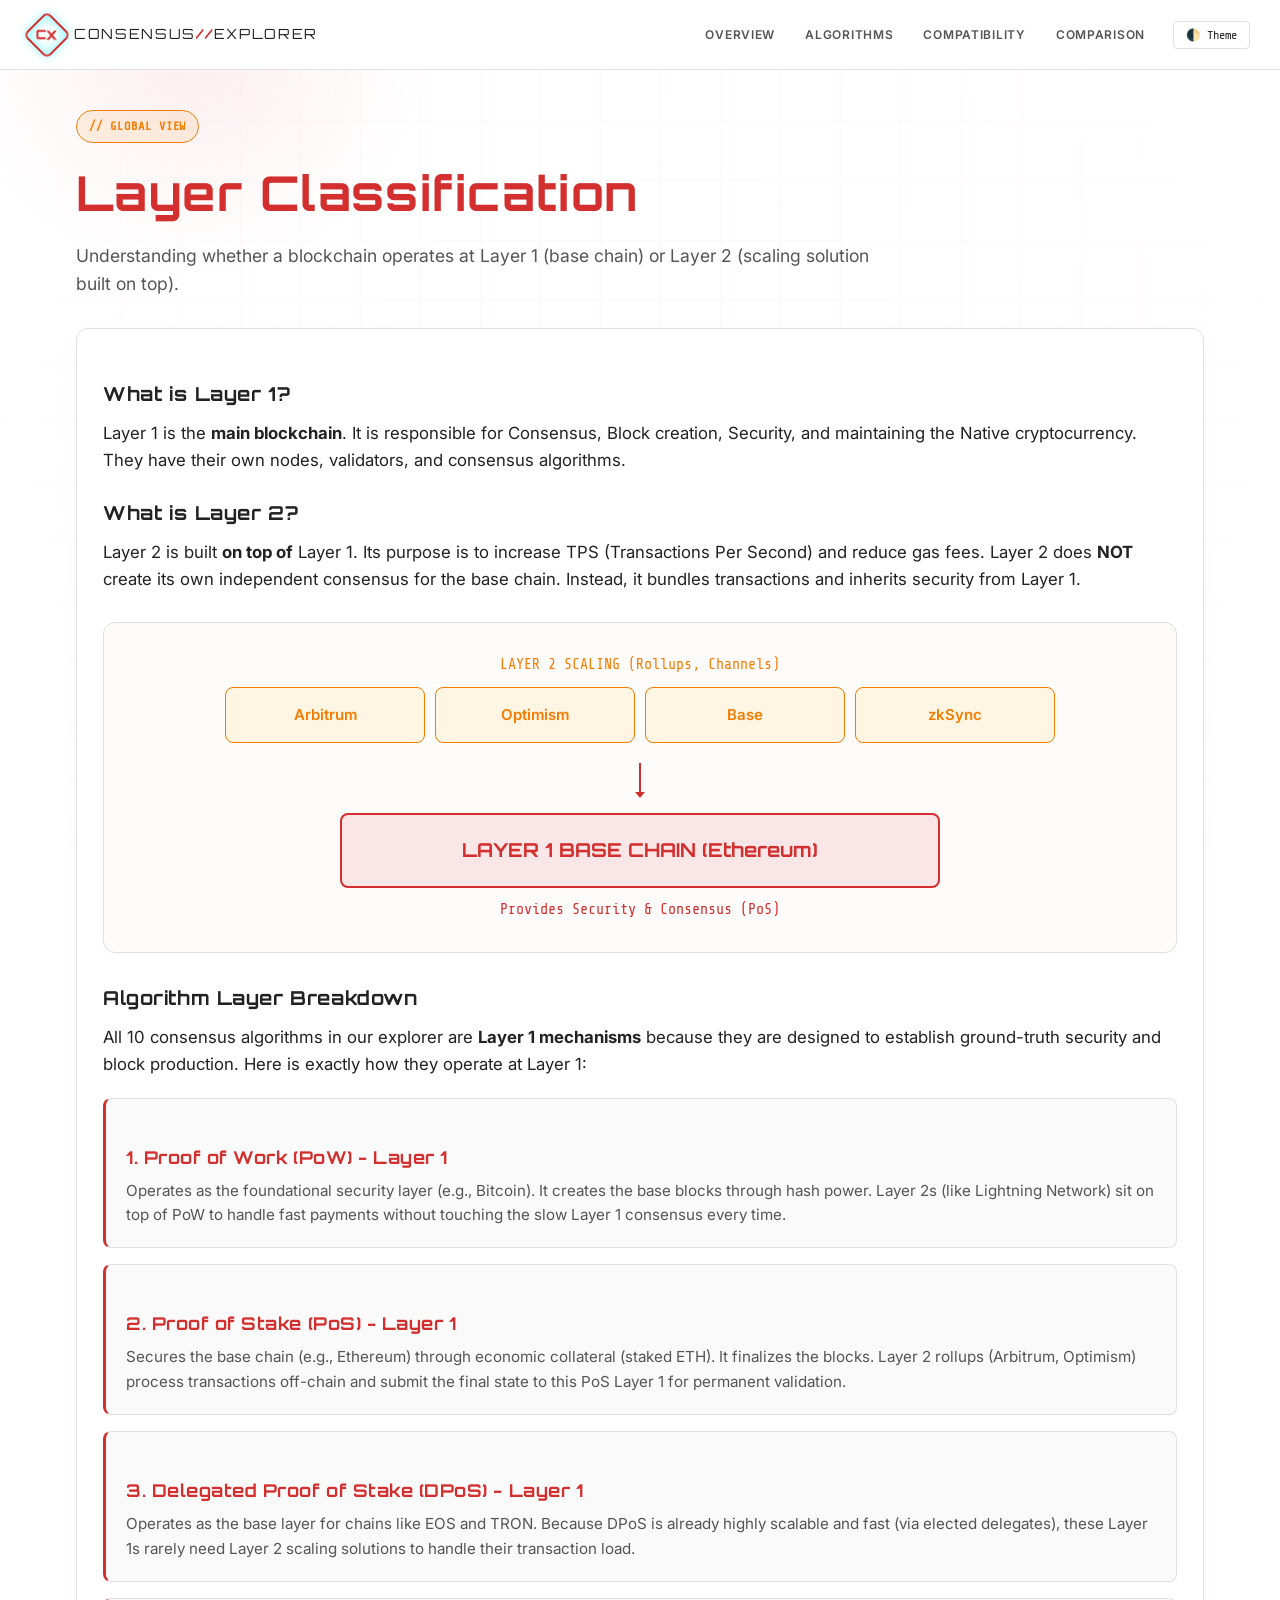
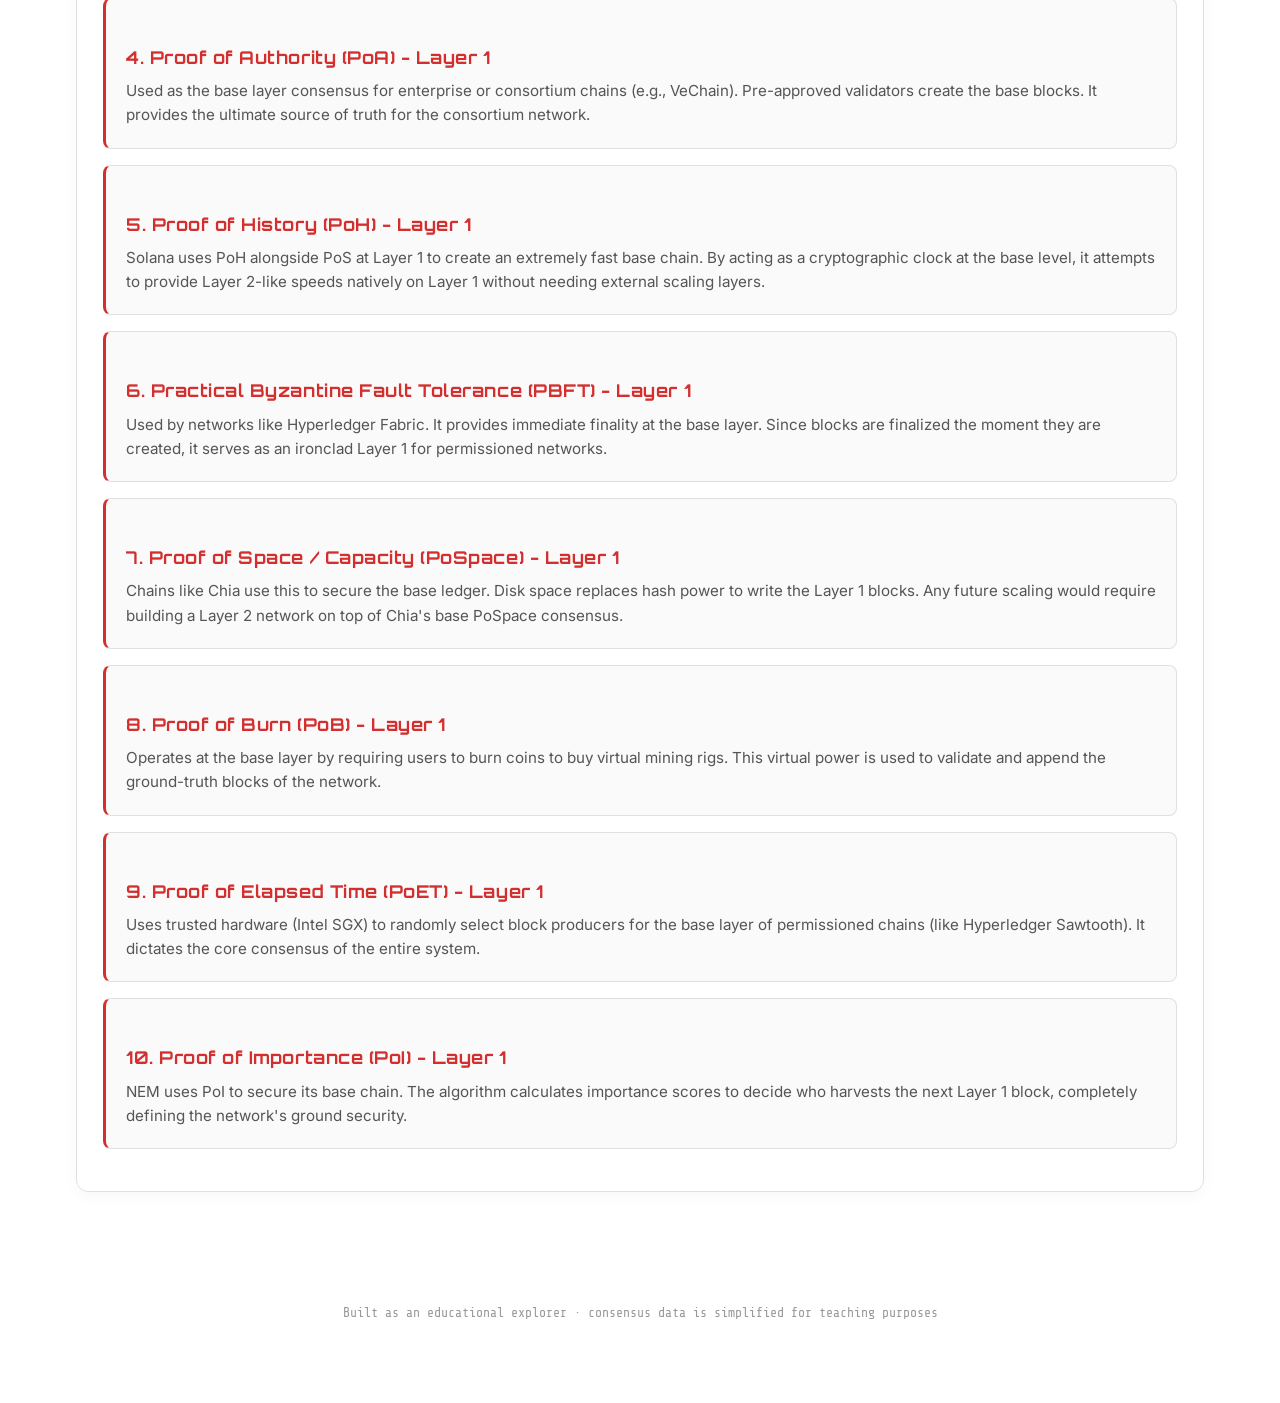
<file: layers.html>
<!DOCTYPE html>
<html lang="en">
<head>
  <meta charset="UTF-8">
  <meta name="viewport" content="width=device-width, initial-scale=1.0">
  <title>Layer Classification — Consensus Explorer</title>
  <link rel="preconnect" href="https://fonts.googleapis.com">
  <link href="https://fonts.googleapis.com/css2?family=Orbitron:wght@500;700;900&family=Inter:wght@400;500;600;700&family=Share+Tech+Mono&display=swap" rel="stylesheet">
  <link rel="stylesheet" href="style.css">
  <style>
    .layer-diagram {
      display: flex; flex-direction: column; align-items: center; gap: 20px; padding: 30px;
      background: rgba(211,47,47,0.02); border-radius: 12px; border: 1px solid var(--line);
    }
    .l2-box {
      display: flex; gap: 10px; flex-wrap: wrap; justify-content: center; width: 100%;
    }
    .l2-item {
      background: rgba(255,183,0,0.1); border: 1px solid var(--amber); color: var(--amber);
      padding: 15px 25px; border-radius: 8px; font-family: 'Inter'; font-weight: 600; text-align: center;
      flex: 1; min-width: 120px; max-width: 200px;
    }
    .arrow-down {
      width: 2px; height: 30px; background: var(--cyan); position: relative;
    }
    .arrow-down::after {
      content: ''; position: absolute; bottom: -5px; left: -4px; width: 0; height: 0;
      border-left: 5px solid transparent; border-right: 5px solid transparent; border-top: 6px solid var(--cyan);
    }
    .l1-box {
      background: rgba(211,47,47,0.1); border: 2px solid var(--cyan); color: var(--cyan);
      padding: 20px; border-radius: 8px; width: 100%; max-width: 600px; text-align: center;
      font-family: 'Orbitron'; font-size: 1.2rem; font-weight: 700;
    }
    .algo-layer-card {
      background: var(--panel2); border: 1px solid var(--line); border-left: 3px solid var(--cyan);
      padding: 20px; border-radius: 8px; margin-bottom: 16px;
    }
    .algo-layer-card h4 { color: var(--cyan); margin-bottom: 8px; font-size: 1.1rem;}
    .algo-layer-card p { margin: 0; color: var(--ink-dim); font-size: 0.95rem; line-height: 1.6;}
  </style>
</head>
<body>
  <div class="page-container reveal in">
    <div class="page-header">
      <div class="pill mono l2" style="display:inline-block; margin-bottom: 12px; border-color: var(--amber); color: var(--amber);">// GLOBAL VIEW</div>
      <h1>Layer Classification</h1>
      <p>Understanding whether a blockchain operates at Layer 1 (base chain) or Layer 2 (scaling solution built on top).</p>
    </div>

    <div class="panel">
      <div class="text-content">
        <h4>What is Layer 1?</h4>
        <p>Layer 1 is the <b>main blockchain</b>. It is responsible for Consensus, Block creation, Security, and maintaining the Native cryptocurrency. They have their own nodes, validators, and consensus algorithms.</p>

        <h4>What is Layer 2?</h4>
        <p>Layer 2 is built <b>on top of</b> Layer 1. Its purpose is to increase TPS (Transactions Per Second) and reduce gas fees. Layer 2 does <b>NOT</b> create its own independent consensus for the base chain. Instead, it bundles transactions and inherits security from Layer 1.</p>
        
        <div class="layer-diagram" style="margin: 30px 0;">
          <div style="font-family: 'Share Tech Mono'; color: var(--amber); margin-bottom: -10px;">LAYER 2 SCALING (Rollups, Channels)</div>
          <div class="l2-box">
            <div class="l2-item">Arbitrum</div>
            <div class="l2-item">Optimism</div>
            <div class="l2-item">Base</div>
            <div class="l2-item">zkSync</div>
          </div>
          <div class="arrow-down"></div>
          <div class="l1-box">LAYER 1 BASE CHAIN (Ethereum)</div>
          <div style="font-family: 'Share Tech Mono'; color: var(--cyan); margin-top: -10px;">Provides Security & Consensus (PoS)</div>
        </div>

        <div class="divider" style="margin: 30px 0; max-width: 100%;"></div>

        <h4>Algorithm Layer Breakdown</h4>
        <p style="margin-bottom: 20px;">All 10 consensus algorithms in our explorer are <b>Layer 1 mechanisms</b> because they are designed to establish ground-truth security and block production. Here is exactly how they operate at Layer 1:</p>

        <div class="algo-layer-card">
          <h4>1. Proof of Work (PoW) - Layer 1</h4>
          <p>Operates as the foundational security layer (e.g., Bitcoin). It creates the base blocks through hash power. Layer 2s (like Lightning Network) sit on top of PoW to handle fast payments without touching the slow Layer 1 consensus every time.</p>
        </div>
        
        <div class="algo-layer-card">
          <h4>2. Proof of Stake (PoS) - Layer 1</h4>
          <p>Secures the base chain (e.g., Ethereum) through economic collateral (staked ETH). It finalizes the blocks. Layer 2 rollups (Arbitrum, Optimism) process transactions off-chain and submit the final state to this PoS Layer 1 for permanent validation.</p>
        </div>

        <div class="algo-layer-card">
          <h4>3. Delegated Proof of Stake (DPoS) - Layer 1</h4>
          <p>Operates as the base layer for chains like EOS and TRON. Because DPoS is already highly scalable and fast (via elected delegates), these Layer 1s rarely need Layer 2 scaling solutions to handle their transaction load.</p>
        </div>

        <div class="algo-layer-card">
          <h4>4. Proof of Authority (PoA) - Layer 1</h4>
          <p>Used as the base layer consensus for enterprise or consortium chains (e.g., VeChain). Pre-approved validators create the base blocks. It provides the ultimate source of truth for the consortium network.</p>
        </div>

        <div class="algo-layer-card">
          <h4>5. Proof of History (PoH) - Layer 1</h4>
          <p>Solana uses PoH alongside PoS at Layer 1 to create an extremely fast base chain. By acting as a cryptographic clock at the base level, it attempts to provide Layer 2-like speeds natively on Layer 1 without needing external scaling layers.</p>
        </div>

        <div class="algo-layer-card">
          <h4>6. Practical Byzantine Fault Tolerance (PBFT) - Layer 1</h4>
          <p>Used by networks like Hyperledger Fabric. It provides immediate finality at the base layer. Since blocks are finalized the moment they are created, it serves as an ironclad Layer 1 for permissioned networks.</p>
        </div>

        <div class="algo-layer-card">
          <h4>7. Proof of Space / Capacity (PoSpace) - Layer 1</h4>
          <p>Chains like Chia use this to secure the base ledger. Disk space replaces hash power to write the Layer 1 blocks. Any future scaling would require building a Layer 2 network on top of Chia's base PoSpace consensus.</p>
        </div>

        <div class="algo-layer-card">
          <h4>8. Proof of Burn (PoB) - Layer 1</h4>
          <p>Operates at the base layer by requiring users to burn coins to buy virtual mining rigs. This virtual power is used to validate and append the ground-truth blocks of the network.</p>
        </div>

        <div class="algo-layer-card">
          <h4>9. Proof of Elapsed Time (PoET) - Layer 1</h4>
          <p>Uses trusted hardware (Intel SGX) to randomly select block producers for the base layer of permissioned chains (like Hyperledger Sawtooth). It dictates the core consensus of the entire system.</p>
        </div>

        <div class="algo-layer-card">
          <h4>10. Proof of Importance (PoI) - Layer 1</h4>
          <p>NEM uses PoI to secure its base chain. The algorithm calculates importance scores to decide who harvests the next Layer 1 block, completely defining the network's ground security.</p>
        </div>

      </div>
    </div>
  </div>

  <footer>
    Built as an educational explorer · consensus data is simplified for teaching purposes
  </footer>

  <script src="data.js"></script>
  <script src="layout.js"></script>
</body>
</html>
</file>
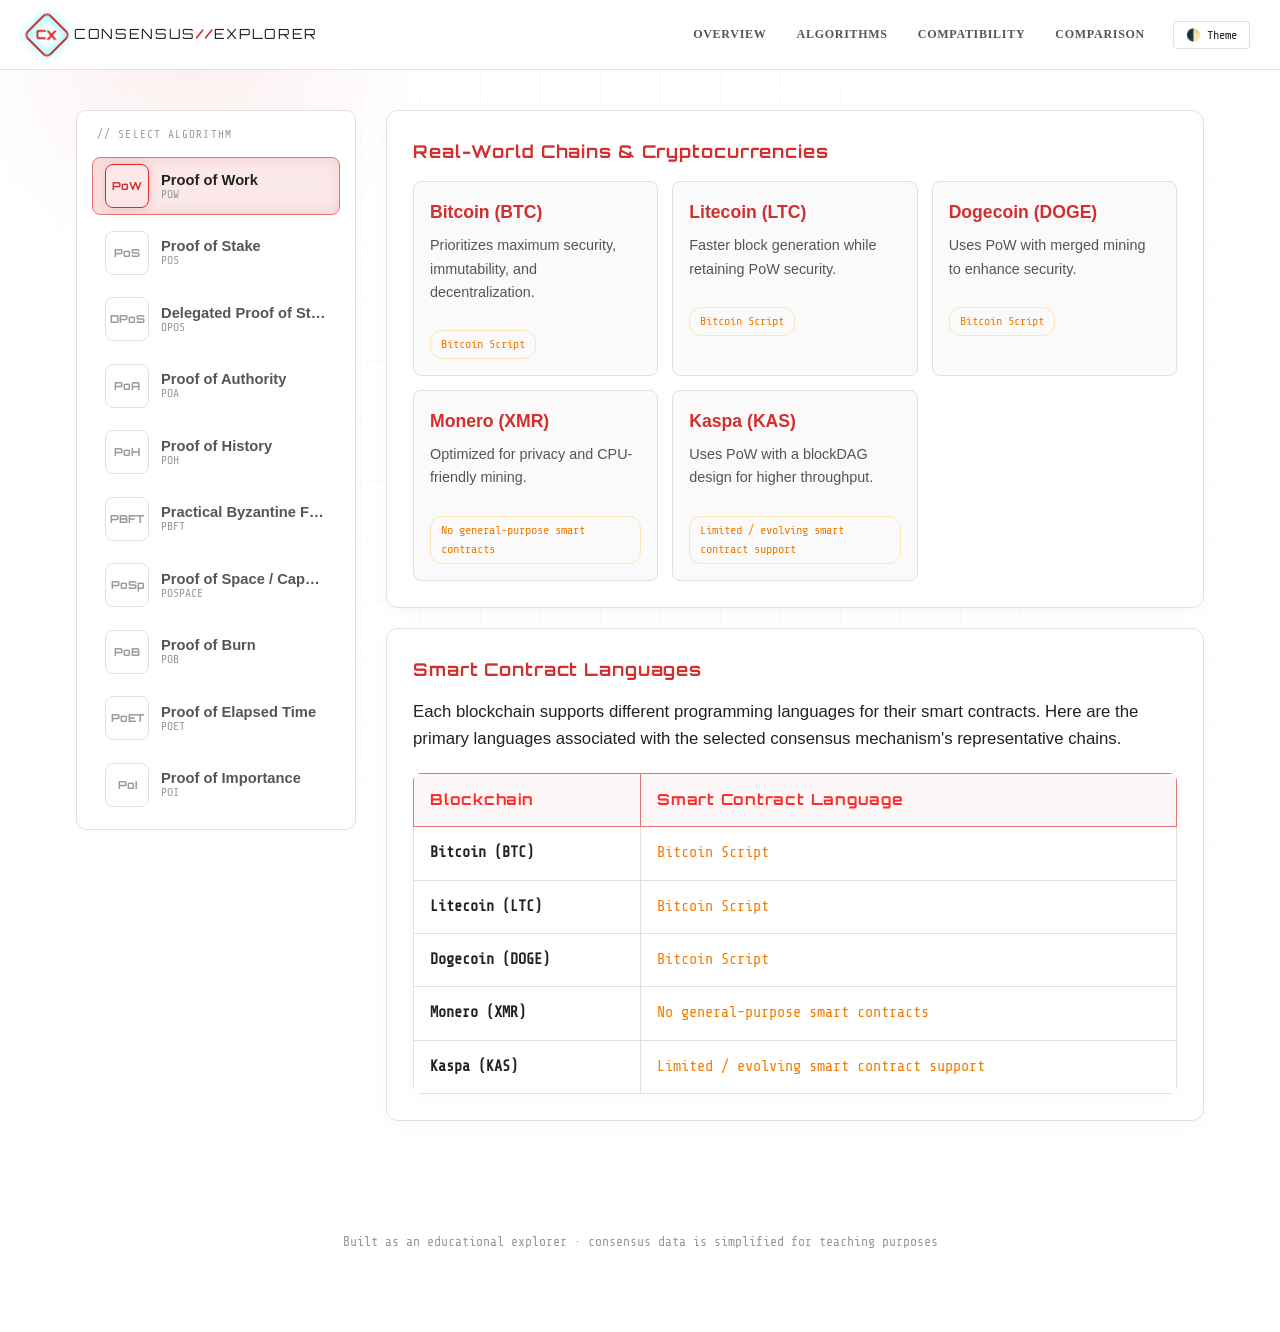
<file: mapping.html>
<!DOCTYPE html>
<html lang="en">
<head>
  <meta charset="UTF-8">
  <meta name="viewport" content="width=device-width, initial-scale=1.0">
  <title>Mapping & Languages — Consensus Explorer</title>
  <link rel="preconnect" href="https://fonts.googleapis.com">
  <link href="https://fonts.googleapis.com/css2?family=Orbitron:wght@500;700;900&family=Rajdhani:wght@400;500;600;700&family=Share+Tech+Mono&display=swap" rel="stylesheet">
  <link rel="stylesheet" href="style.css">
</head>
<body>
  <div class="page-container reveal in">
    <div class="multi-col">
      <!-- Sidebar injected by layout.js -->
      <div id="algoRail" class="sidebar"></div>

      <!-- Main Content -->
      <div class="panel-stack" style="width: 100%;">
        
        <div class="panel">
          <div class="panel-title">
            <h3>Real-World Chains & Cryptocurrencies</h3>
          </div>
          <div class="chain-grid" id="chainGrid"></div>
        </div>

        <div class="panel">
          <div class="panel-title">
            <h3>Smart Contract Languages</h3>
          </div>
          <div class="text-content">
            <p>Each blockchain supports different programming languages for their smart contracts. Here are the primary languages associated with the selected consensus mechanism's representative chains.</p>
            <table class="data-table" id="langTable">
              <thead>
                <tr>
                  <th>Blockchain</th>
                  <th>Smart Contract Language</th>
                </tr>
              </thead>
              <tbody>
              </tbody>
            </table>
          </div>
        </div>

      </div>
    </div>
  </div>

  <footer>
    Built as an educational explorer · consensus data is simplified for teaching purposes
  </footer>

  <script src="data.js"></script>
  <script src="layout.js"></script>
  <script>
    document.addEventListener('DOMContentLoaded', () => {
      const algo = getSelectedAlgo();
      document.title = `${algo.name} Mapping — Consensus Explorer`;
      
      const grid = document.getElementById('chainGrid');
      const tbody = document.querySelector('#langTable tbody');
      
      grid.innerHTML = '';
      tbody.innerHTML = '';
      
      if(algo.chains) {
        algo.chains.forEach(c => {
          const div = document.createElement('div');
          div.className = 'chain-card';
          div.innerHTML = `<b>${c.name}</b><p>${c.why}</p><span class="lang">${c.lang}</span>`;
          grid.appendChild(div);

          const tr = document.createElement('tr');
          tr.innerHTML = `<td><b>${c.name}</b></td><td><span class="mono" style="color:var(--amber)">${c.lang}</span></td>`;
          tbody.appendChild(tr);
        });
      }
    });
  </script>
</body>
</html>
</file>
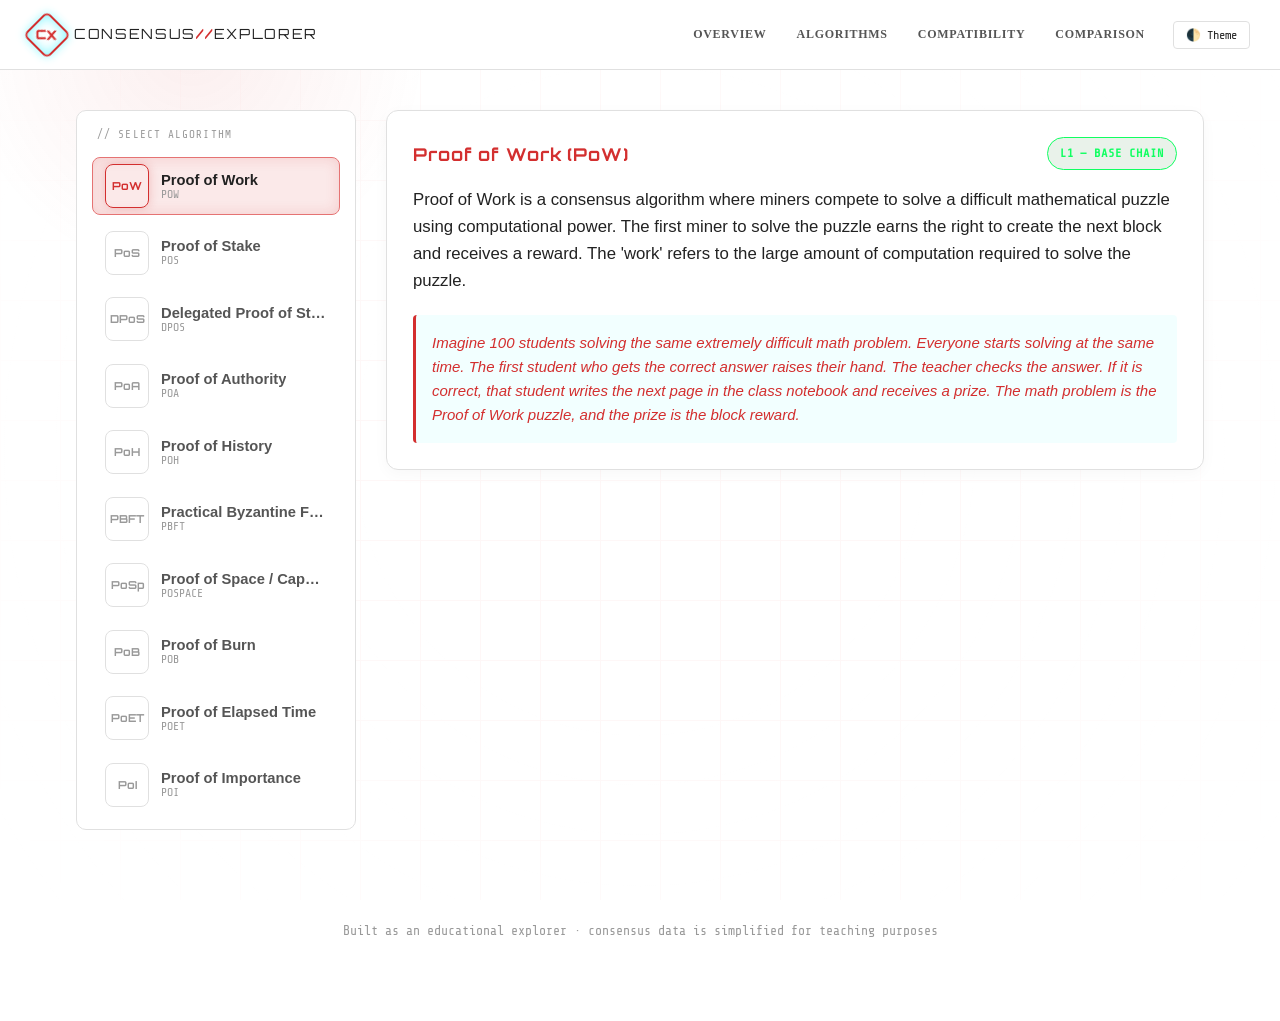
<file: overview.html>
<!DOCTYPE html>
<html lang="en">
<head>
  <meta charset="UTF-8">
  <meta name="viewport" content="width=device-width, initial-scale=1.0">
  <title>Mechanism Overview — Consensus Explorer</title>
  <link rel="preconnect" href="https://fonts.googleapis.com">
  <link href="https://fonts.googleapis.com/css2?family=Orbitron:wght@500;700;900&family=Rajdhani:wght@400;500;600;700&family=Share+Tech+Mono&display=swap" rel="stylesheet">
  <link rel="stylesheet" href="style.css">
</head>
<body>
  <div class="page-container reveal in">
    <div class="multi-col">
      <!-- Sidebar injected by layout.js -->
      <div id="algoRail" class="sidebar"></div>

      <!-- Main Content -->
      <div class="panel-stack" style="width: 100%;">
        <div class="panel">
          <div class="panel-title">
            <h3 id="ovName">—</h3>
            <span class="pill" id="ovLayer">LAYER</span>
          </div>
          <p id="ovMechanism" class="text-content" style="font-size: 1.05rem; margin-bottom: 20px;"></p>
          <div style="background: rgba(0,240,255,0.05); padding: 16px; border-left: 3px solid var(--cyan); border-radius: 4px;">
            <p id="ovExplain" style="color: var(--cyan); font-style: italic; margin: 0;"></p>
          </div>
        </div>
      </div>
    </div>
  </div>

  <footer>
    Built as an educational explorer · consensus data is simplified for teaching purposes
  </footer>

  <script src="data.js"></script>
  <script src="layout.js"></script>
  <script>
    document.addEventListener('DOMContentLoaded', () => {
      const algo = getSelectedAlgo();
      document.title = `${algo.name} Overview — Consensus Explorer`;
      document.getElementById('ovName').textContent = `${algo.name} (${algo.code})`;
      document.getElementById('ovLayer').textContent = algo.layer + ' — Base Chain';
      document.getElementById('ovLayer').className = 'pill ' + (algo.layer === 'L1' ? 'l1' : 'l2');
      document.getElementById('ovMechanism').textContent = algo.mechanism;
      document.getElementById('ovExplain').textContent = algo.explain;
    });
  </script>
</body>
</html>
</file>
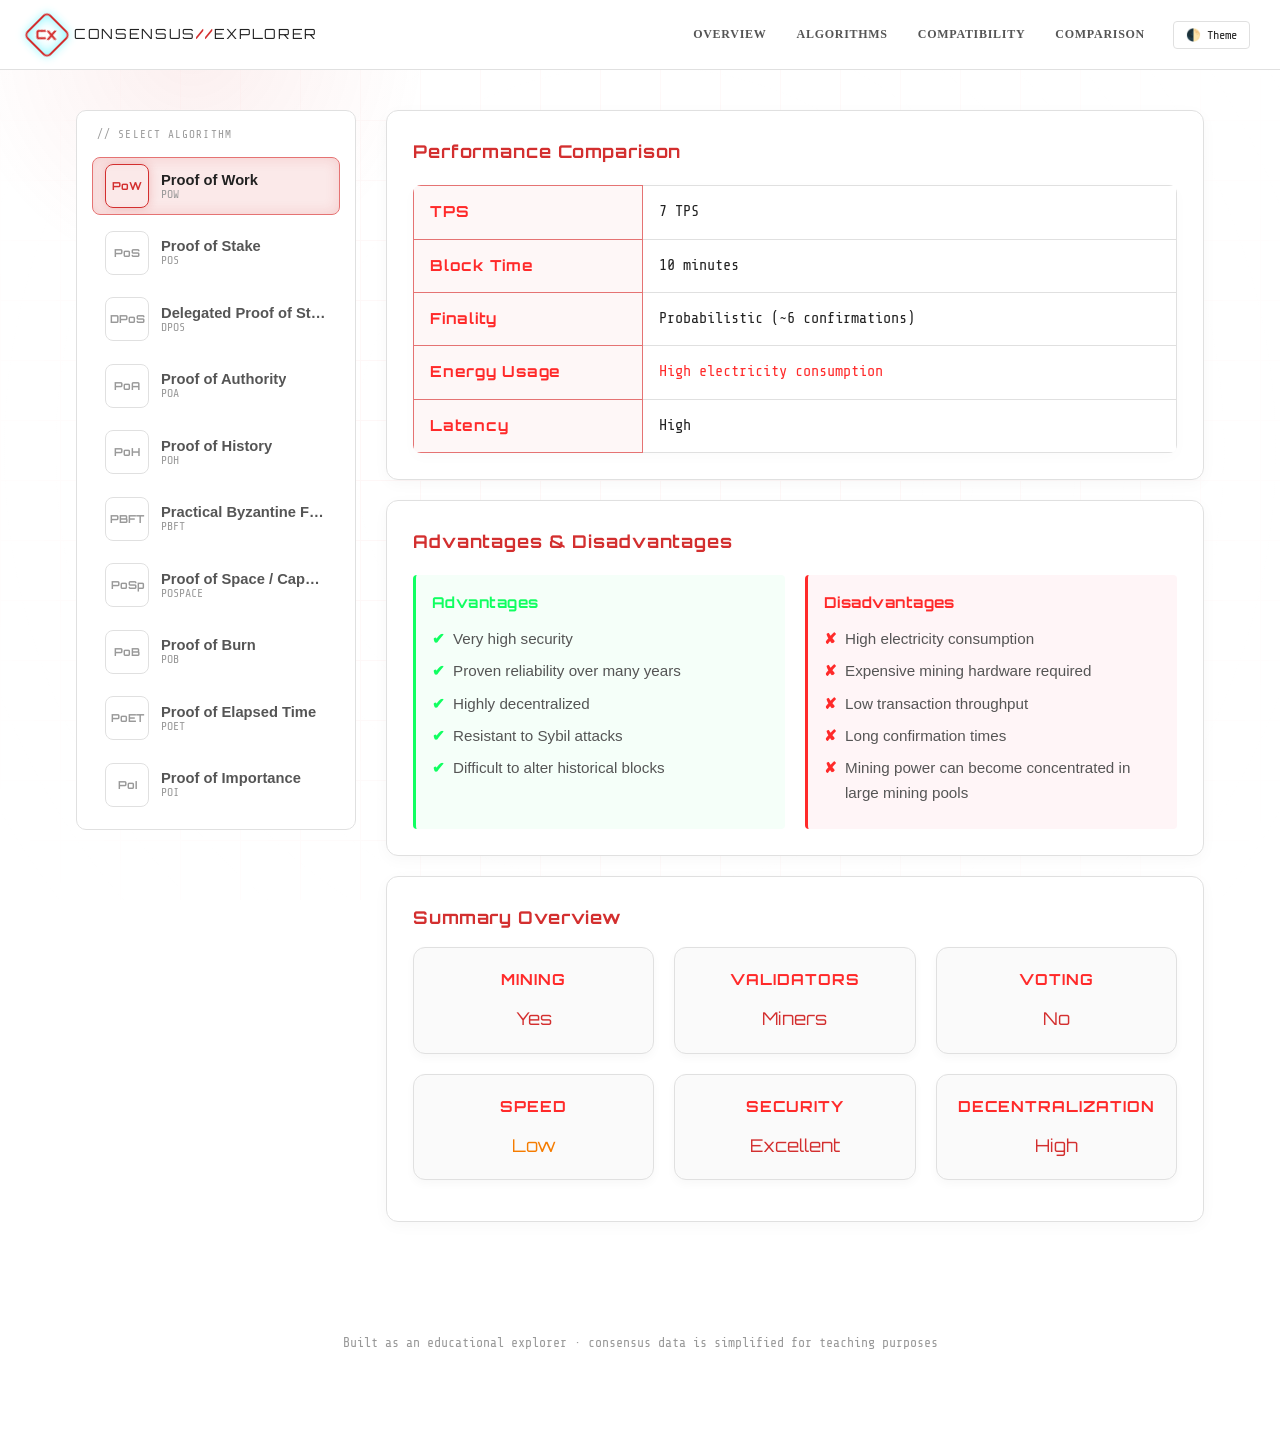
<file: performance.html>
<!DOCTYPE html>
<html lang="en">
<head>
  <meta charset="UTF-8">
  <meta name="viewport" content="width=device-width, initial-scale=1.0">
  <title>Performance & Pros/Cons — Consensus Explorer</title>
  <link rel="preconnect" href="https://fonts.googleapis.com">
  <link href="https://fonts.googleapis.com/css2?family=Orbitron:wght@500;700;900&family=Rajdhani:wght@400;500;600;700&family=Share+Tech+Mono&display=swap" rel="stylesheet">
  <link rel="stylesheet" href="style.css">
  <style>
    .pros-cons {
      display: grid; grid-template-columns: 1fr 1fr; gap: 20px; margin-top: 20px;
    }
    @media (max-width: 640px) { .pros-cons { grid-template-columns: 1fr; } }
    .pro-box { border-left: 3px solid var(--green); background: rgba(57,255,136,0.05); padding: 16px; border-radius: 4px; }
    .con-box { border-left: 3px solid var(--red); background: rgba(255,56,96,0.05); padding: 16px; border-radius: 4px; }
    .list-item { margin-bottom: 8px; font-size: 0.95rem; color: var(--ink-dim); display: flex; align-items: flex-start; gap: 8px; }
    .pro-icon { color: var(--green); font-weight: bold; }
    .con-icon { color: var(--red); font-weight: bold; }
  </style>
</head>
<body>
  <div class="page-container reveal in">
    <div class="multi-col">
      <!-- Sidebar injected by layout.js -->
      <div id="algoRail" class="sidebar"></div>

      <!-- Main Content -->
      <div class="panel-stack" style="width: 100%;">
        
        <div class="panel">
          <div class="panel-title">
            <h3>Performance Comparison</h3>
          </div>
          <table class="data-table" id="perfTable">
            <tbody>
              <!-- Populated by JS -->
            </tbody>
          </table>
        </div>

        <div class="panel">
          <div class="panel-title">
            <h3>Advantages & Disadvantages</h3>
          </div>
          <div class="pros-cons">
            <div class="pro-box">
              <h4 style="color:var(--green); margin-bottom:12px; margin-top:0;">Advantages</h4>
              <div id="prosList"></div>
            </div>
            <div class="con-box">
              <h4 style="color:var(--red); margin-bottom:12px; margin-top:0;">Disadvantages</h4>
              <div id="consList"></div>
            </div>
          </div>
        </div>

        <div class="panel">
          <div class="panel-title">
            <h3>Summary Overview</h3>
          </div>
          <div class="stats-grid" id="summaryGrid">
            <!-- Populated by JS -->
          </div>
        </div>

      </div>
    </div>
  </div>

  <footer>
    Built as an educational explorer · consensus data is simplified for teaching purposes
  </footer>

  <script src="data.js"></script>
  <script src="layout.js"></script>
  <script>
    document.addEventListener('DOMContentLoaded', () => {
      const algo = getSelectedAlgo();
      document.title = `${algo.name} Performance — Consensus Explorer`;
      
      // Performance
      const perfTbody = document.querySelector('#perfTable tbody');
      if(algo.performance) {
        perfTbody.innerHTML = `
          <tr><th style="width: 30%">TPS</th><td>${algo.performance.tps}</td></tr>
          <tr><th>Block Time</th><td>${algo.performance.blockTime}</td></tr>
          <tr><th>Finality</th><td>${algo.performance.finality}</td></tr>
          <tr><th>Energy Usage</th><td style="color:${algo.performance.energy.includes('Low') ? 'var(--green)' : 'var(--red)'}">${algo.performance.energy}</td></tr>
          <tr><th>Latency</th><td>${algo.performance.latency}</td></tr>
        `;
      }

      // Pros
      const prosList = document.getElementById('prosList');
      if(algo.pros) {
        algo.pros.forEach(p => {
          prosList.innerHTML += `<div class="list-item"><span class="pro-icon">✔</span> <span>${p}</span></div>`;
        });
      }

      // Cons
      const consList = document.getElementById('consList');
      if(algo.cons) {
        algo.cons.forEach(c => {
          consList.innerHTML += `<div class="list-item"><span class="con-icon">✘</span> <span>${c}</span></div>`;
        });
      }

      // Summary
      const sumGrid = document.getElementById('summaryGrid');
      if(algo.summary) {
        const s = algo.summary;
        sumGrid.innerHTML = `
          <div class="stat-card"><span class="label">Mining</span><span class="val" style="font-size:1.1rem">${s.mining}</span></div>
          <div class="stat-card"><span class="label">Validators</span><span class="val" style="font-size:1.1rem">${s.validators}</span></div>
          <div class="stat-card"><span class="label">Voting</span><span class="val" style="font-size:1.1rem">${s.voting}</span></div>
          <div class="stat-card"><span class="label">Speed</span><span class="val" style="font-size:1.1rem; color:${s.speed.includes('High') ? 'var(--green)' : 'var(--amber)'}">${s.speed}</span></div>
          <div class="stat-card"><span class="label">Security</span><span class="val" style="font-size:1.1rem">${s.security}</span></div>
          <div class="stat-card"><span class="label">Decentralization</span><span class="val" style="font-size:1.1rem">${s.decentralization}</span></div>
        `;
      }
    });
  </script>
</body>
</html>
</file>
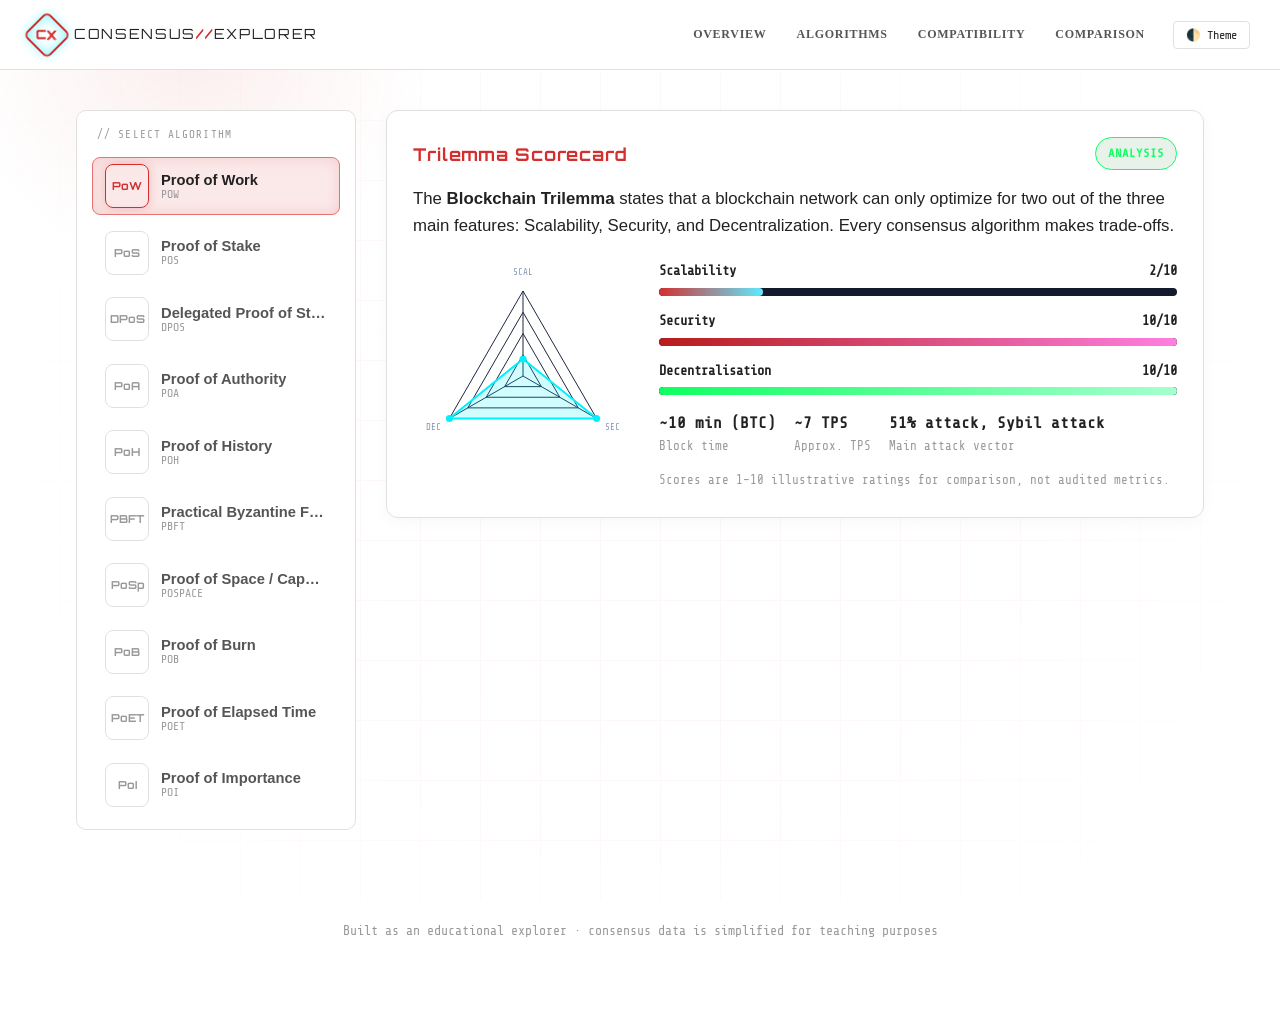
<file: trilemma.html>
<!DOCTYPE html>
<html lang="en">
<head>
  <meta charset="UTF-8">
  <meta name="viewport" content="width=device-width, initial-scale=1.0">
  <title>Trilemma Radar — Consensus Explorer</title>
  <link rel="preconnect" href="https://fonts.googleapis.com">
  <link href="https://fonts.googleapis.com/css2?family=Orbitron:wght@500;700;900&family=Rajdhani:wght@400;500;600;700&family=Share+Tech+Mono&display=swap" rel="stylesheet">
  <link rel="stylesheet" href="style.css">
</head>
<body>
  <div class="page-container reveal in">
    <div class="multi-col">
      <!-- Sidebar injected by layout.js -->
      <div id="algoRail" class="sidebar"></div>

      <!-- Main Content -->
      <div class="panel-stack" style="width: 100%;">
        
        <div class="panel">
          <div class="panel-title">
            <h3>Trilemma Scorecard</h3>
            <span class="pill mono l1">ANALYSIS</span>
          </div>
          <div class="text-content" style="margin-bottom: 20px;">
            <p>The <b>Blockchain Trilemma</b> states that a blockchain network can only optimize for two out of the three main features: Scalability, Security, and Decentralization. Every consensus algorithm makes trade-offs.</p>
          </div>
          <div class="trilemma-wrap">
            <svg id="radarSvg" viewBox="0 0 220 220" width="220" height="220"></svg>
            <div>
              <div class="stat-rows">
                <div class="stat-row scal"><b><span>Scalability</span><span id="scalVal"></span></b><div class="bar-track"><div class="bar-fill" id="scalBar"></div></div></div>
                <div class="stat-row sec"><b><span>Security</span><span id="secVal"></span></b><div class="bar-track"><div class="bar-fill" id="secBar"></div></div></div>
                <div class="stat-row dec"><b><span>Decentralisation</span><span id="decVal"></span></b><div class="bar-track"><div class="bar-fill" id="decBar"></div></div></div>
              </div>
              <div class="metric-line">
                <div><b id="blockTimeVal">—</b>Block time</div>
                <div><b id="tpsVal">—</b>Approx. TPS</div>
                <div><b id="attackVal">—</b>Main attack vector</div>
              </div>
              <div id="trilemmaNote">Scores are 1–10 illustrative ratings for comparison, not audited metrics.</div>
            </div>
          </div>
        </div>

      </div>
    </div>
  </div>

  <footer>
    Built as an educational explorer · consensus data is simplified for teaching purposes
  </footer>

  <script src="data.js"></script>
  <script src="layout.js"></script>
  <script>
    document.addEventListener('DOMContentLoaded', () => {
      const algo = getSelectedAlgo();
      document.title = `${algo.name} Trilemma — Consensus Explorer`;
      
      const t = algo.trilemma;
      if (t) {
        document.getElementById('scalVal').textContent = t.scal+'/10';
        document.getElementById('secVal').textContent = t.sec+'/10';
        document.getElementById('decVal').textContent = t.dec+'/10';
        document.getElementById('scalBar').style.width = (t.scal*10)+'%';
        document.getElementById('secBar').style.width = (t.sec*10)+'%';
        document.getElementById('decBar').style.width = (t.dec*10)+'%';
        document.getElementById('blockTimeVal').textContent = t.blockTime;
        document.getElementById('tpsVal').textContent = t.tps;
        document.getElementById('attackVal').textContent = t.attack;
        drawRadar(t);
      }
    });

    function drawRadar(t){
      const svg = document.getElementById('radarSvg');
      const cx=110, cy=110, R=85;
      const axes = [
        {label:'SCAL', val:t.scal, angle:-90},
        {label:'SEC', val:t.sec, angle:30},
        {label:'DEC', val:t.dec, angle:150}
      ];
      function pt(angleDeg, r){
        const rad = angleDeg*Math.PI/180;
        return [cx + r*Math.cos(rad), cy + r*Math.sin(rad)];
      }
      let svgContent = '';
      // rings
      [0.25,0.5,0.75,1].forEach(f=>{
        const pts = axes.map(ax=> pt(ax.angle, R*f).join(',')).join(' ');
        svgContent += `<polygon points="${pts}" fill="none" stroke="#1c2740" stroke-width="1"/>`;
      });
      // axis lines + labels
      axes.forEach(ax=>{
        const [x,y] = pt(ax.angle, R);
        svgContent += `<line x1="${cx}" y1="${cy}" x2="${x}" y2="${y}" stroke="#1c2740" stroke-width="1"/>`;
        const [lx,ly] = pt(ax.angle, R+18);
        svgContent += `<text x="${lx}" y="${ly}" fill="#7f93b3" font-size="9" font-family="Share Tech Mono" text-anchor="middle" dominant-baseline="middle">${ax.label}</text>`;
      });
      // data polygon
      const dataPts = axes.map(ax=> pt(ax.angle, R*(ax.val/10)).join(',')).join(' ');
      svgContent += `<polygon points="${dataPts}" fill="rgba(0,240,255,0.18)" stroke="#00f0ff" stroke-width="2"/>`;
      axes.forEach(ax=>{
        const [x,y] = pt(ax.angle, R*(ax.val/10));
        svgContent += `<circle cx="${x}" cy="${y}" r="3.5" fill="#00f0ff"/>`;
      });
      svg.innerHTML = svgContent;
    }
  </script>
</body>
</html>
</file>
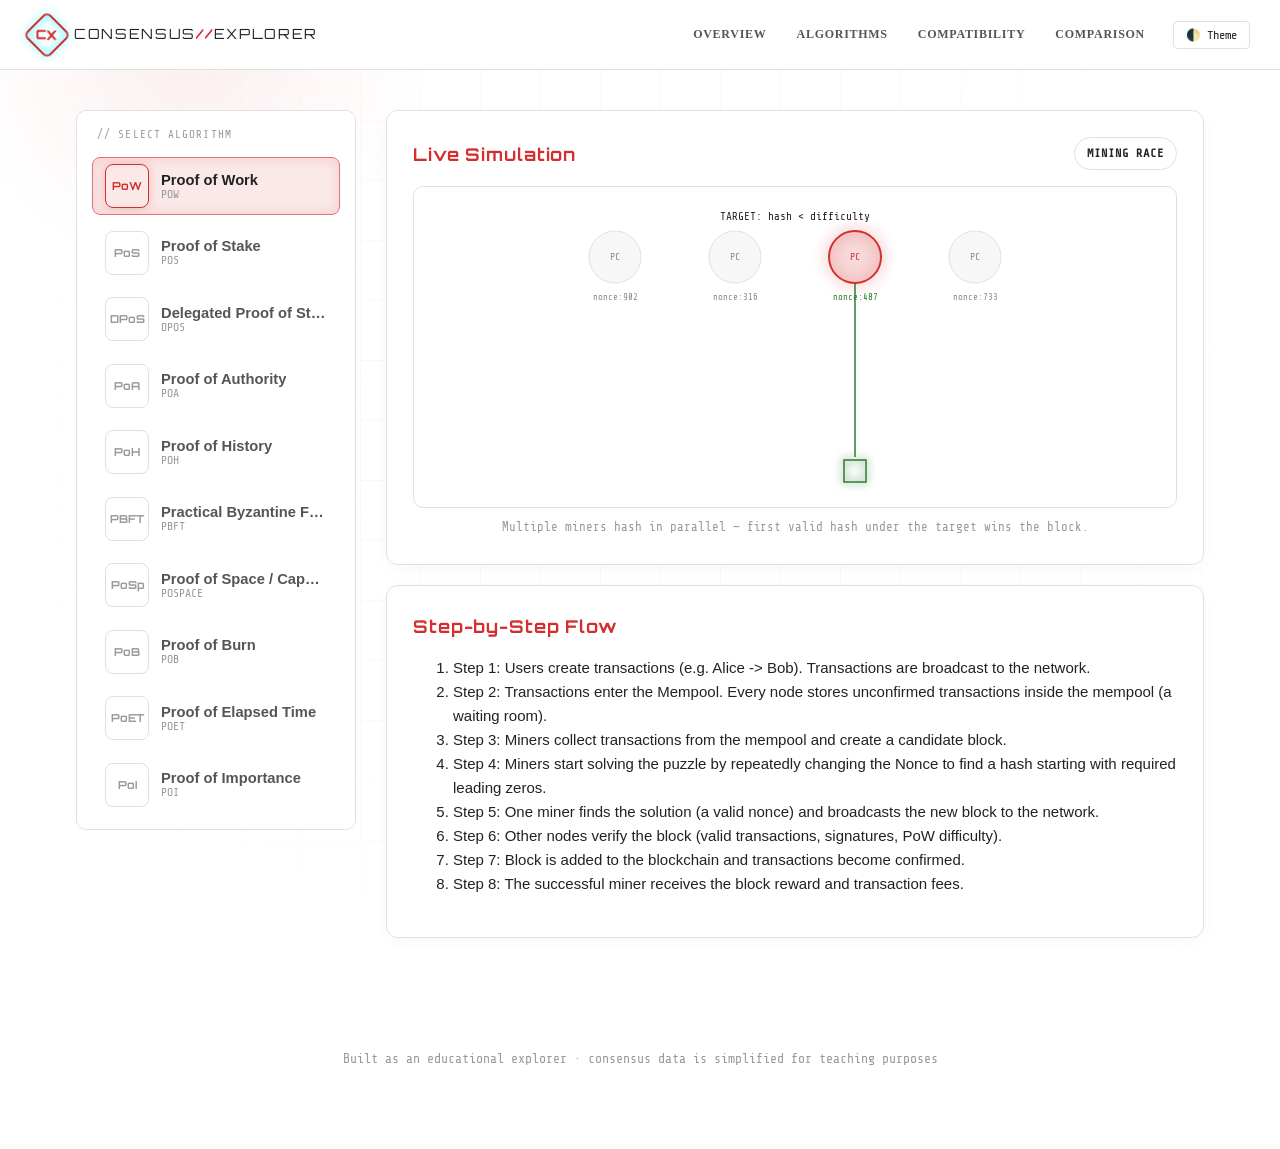
<file: working-flow.html>
<!DOCTYPE html>
<html lang="en">
<head>
  <meta charset="UTF-8">
  <meta name="viewport" content="width=device-width, initial-scale=1.0">
  <title>Working Flow — Consensus Explorer</title>
  <link rel="preconnect" href="https://fonts.googleapis.com">
  <link href="https://fonts.googleapis.com/css2?family=Orbitron:wght@500;700;900&family=Rajdhani:wght@400;500;600;700&family=Share+Tech+Mono&display=swap" rel="stylesheet">
  <link rel="stylesheet" href="style.css">
</head>
<body>
  <div class="page-container reveal in">
    <div class="multi-col">
      <!-- Sidebar injected by layout.js -->
      <div id="algoRail" class="sidebar"></div>

      <!-- Main Content -->
      <div class="panel-stack" style="width: 100%;">
        
        <div class="panel">
          <div class="panel-title">
            <h3>Live Simulation</h3>
            <span class="pill mono" id="vizTag">MECHANISM</span>
          </div>
          <div class="viz-wrap">
            <canvas id="algoCanvas"></canvas>
          </div>
          <div class="viz-caption" id="vizCaption">Watch the protocol run in real time.</div>
        </div>

        <div class="panel">
          <div class="panel-title">
            <h3>Step-by-Step Flow</h3>
          </div>
          <ol class="steps" id="ovSteps"></ol>
        </div>

      </div>
    </div>
  </div>

  <footer>
    Built as an educational explorer · consensus data is simplified for teaching purposes
  </footer>

  <script src="data.js"></script>
  <script src="layout.js"></script>
  <script src="animations.js"></script>
  <script>
    document.addEventListener('DOMContentLoaded', () => {
      const algo = getSelectedAlgo();
      document.title = `${algo.name} Flow — Consensus Explorer`;
      
      const ol = document.getElementById('ovSteps');
      ol.innerHTML = '';
      if(algo.steps) {
        algo.steps.forEach(s => {
          const li = document.createElement('li');
          li.textContent = s;
          ol.appendChild(li);
        });
      }
      
      document.getElementById('vizTag').textContent = algo.vizTag || 'MECHANISM';
      document.getElementById('vizCaption').textContent = algo.vizCaption || 'Watch the protocol run in real time.';

      // The animations.js script defines setVizAlgo, we call it to start the animation for the selected algo
      if(typeof setVizAlgo === 'function') {
        setVizAlgo(algo);
      }
    });
  </script>
</body>
</html>
</file>
<file: style.css>
:root {
  --bg: #ffffff;
  --bg2: #f7f7f7;
  --panel: #ffffff;
  --panel2: #fafafa;
  --ink: #222222;
  --ink-dim: #555555;
  --ink-faint: #999999;
  --line: #e0e0e0;
  --header-bg: rgba(255, 255, 255, 0.95);
  
  --cyan: #d32f2f;
  --cyan-dim: #e57373;
  --magenta: #b71c1c;
  
  --green: #10ff61;
  --amber: #f57c00;
  --red: #ff2a2a;
}
body.dark-theme {
  --bg: #121212;
  --bg2: #1e1e1e;
  --panel: #1a1a1a;
  --panel2: #222222;
  --ink: #ffffff;
  --ink-dim: #cccccc;
  --ink-faint: #888888;
  --line: #333333;
  --header-bg: rgba(18, 18, 18, 0.95);
  
  --cyan: #ff4d4d;
  --cyan-dim: #ff7979;
  --magenta: #ff6b81;
}
*{box-sizing:border-box;}
html{scroll-behavior:smooth;}
body{
  margin:0;
  background:var(--bg);
  color:var(--ink);
  font-family:'Inter',sans-serif;
  font-size:15px;
  line-height:1.6;
  overflow-x:hidden;
}
::selection{background:var(--magenta);color:#fff;}
h1,h2,h3,h4{font-family:'Orbitron',sans-serif;margin:0;letter-spacing:.03em;}
.mono{font-family:'Share Tech Mono',monospace;}
a{color:var(--cyan);text-decoration:none; transition: color 0.2s;}
a:hover {color: #000;}
.glow-cyan{text-shadow:0 0 6px rgba(211,47,47,.7),0 0 18px rgba(211,47,47,.35);}
.glow-magenta{text-shadow:0 0 6px rgba(183,28,28,.7),0 0 18px rgba(183,28,28,.35);}

/* ---------- ambient backgrounds ---------- */
.bg-glow{position:fixed;top:-20%;left:-10%;width:50vw;height:50vh;background:radial-gradient(circle, rgba(211,47,47,0.08) 0%, transparent 60%);z-index:-2; animation: pulseGlow 10s infinite alternate;}
@keyframes pulseGlow { 0% { transform: scale(1); opacity: 0.8; } 100% { transform: scale(1.2); opacity: 1; } }

.bg-grid{
  position:fixed;top:0;left:0;width:100vw;height:100vh;z-index:-1;opacity:0.04;
  background-image:linear-gradient(var(--cyan) 1px, transparent 1px), linear-gradient(90deg, var(--cyan) 1px, transparent 1px);
  background-size:60px 60px;
}
.bg-grid::after {
  content: ""; position: absolute; width: 100%; height: 100%; top: 0; left: 0;
  background: radial-gradient(circle at center, transparent 30%, var(--bg) 100%);
}
.scanlines{display:none;}

/* ---------- top nav ---------- */
header{
  position:sticky;top:0;z-index:100;
  background:var(--header-bg);backdrop-filter:blur(8px);
  border-bottom:1px solid var(--line);
  padding:16px 30px;display:flex;justify-content:space-between;align-items:center;
}
.brand{display:flex;align-items:center;gap:10px; cursor:pointer;}
.brand .mark{
  width:34px;height:34px;border:2px solid var(--cyan);border-radius:6px;
  display:flex;align-items:center;justify-content:center;color:var(--cyan);
  font-family:'Orbitron';font-weight:900;font-size:13px;
  box-shadow:0 0 12px rgba(0,240,255,.5) inset, 0 0 10px rgba(0,240,255,.4);
  transform:rotate(45deg);
}
.brand .mark span{transform:rotate(-45deg);}
.brand-text{font-family:'Orbitron';font-size:14px;letter-spacing:.12em;color:var(--ink);}
.brand-text b{color:var(--cyan);}
nav.tabs{display:flex;gap:4px;flex-wrap:wrap;}
nav.tabs a{
  font-family:'Inter';font-weight:600;font-size:12px;letter-spacing:.06em;text-transform:uppercase;
  color:var(--ink-dim);text-decoration:none;padding:8px 12px;border-radius:4px;border:1px solid transparent;
  transition:all .2s;
}
nav.tabs a:hover{color:var(--cyan);border-color:var(--line);background:rgba(0,240,255,.05);}
nav.tabs a.active {color:var(--cyan);border-color:var(--cyan-dim);background:rgba(0,240,255,.1);}

/* ---------- page containers ---------- */
.page-container {
  max-width: 1180px; margin: 0 auto; padding: 40px 26px; position: relative;
}
.multi-col {
  display: grid; grid-template-columns: 280px 1fr; gap: 30px; align-items: start;
}
@media (max-width: 900px) { .multi-col { grid-template-columns: 1fr; } }

/* ---------- sidebar navigation ---------- */
.sidebar {
  position: sticky; top: 100px;
  display: flex; flex-direction: column; gap: 8px;
  background: var(--panel); border: 1px solid var(--line); border-radius: 10px; padding: 15px;
  max-height: 80vh; overflow-y: auto;
}
.sidebar-title {
  font-family: 'Share Tech Mono'; font-size: 11px; color: var(--ink-faint); 
  letter-spacing: 0.1em; text-transform: uppercase; margin-bottom: 5px; padding-left: 5px;
}
.sidebar-link {
  display: flex; align-items: center; padding: 8px 12px; border-radius: 6px;
  color: var(--ink-dim); font-size: 0.95rem; font-weight: 500; transition: all 0.2s;
}
.sidebar-link:hover {
  background: rgba(0, 240, 255, 0.06); color: var(--ink);
}
.sidebar-link.active {
  background: rgba(0, 240, 255, 0.1); border-left: 3px solid var(--cyan); color: var(--cyan);
}
.algo-btn{
  display:flex;align-items:center;gap:12px;padding:10px 12px;border-radius:8px;
  background:transparent;border:1px solid transparent;cursor:pointer;text-align:left;color:var(--ink-dim);
  transition:all .18s; overflow: hidden;
}
.algo-btn:hover{background:rgba(211,47,47,.06);color:var(--ink);}
.algo-btn.active{
  background:rgba(211,47,47,.1);border-color:var(--cyan-dim);color:var(--ink);
  box-shadow:0 0 14px rgba(211,47,47,.15) inset;
}
.algo-badge{
  flex-shrink:0;width:44px;height:44px;border-radius:8px;border:1.5px solid var(--line);
  display:flex;align-items:center;justify-content:center;font-family:'Orbitron';font-weight:700;font-size:11px;
  color:var(--ink-faint);transition:all .18s;
}
.algo-btn.active .algo-badge, .algo-btn:hover .algo-badge{border-color:var(--cyan);color:var(--cyan);box-shadow:0 0 10px rgba(211,47,47,.25);}
.algo-btn .names{display:flex;flex-direction:column; overflow:hidden; white-space:nowrap; text-overflow:ellipsis;}
.algo-btn .names b{font-size:.92rem;color:inherit;font-weight:600; overflow:hidden; text-overflow:ellipsis;}
.algo-btn .names span{font-size:.72rem;color:var(--ink-faint);font-family:'Share Tech Mono'; overflow:hidden; text-overflow:ellipsis;}

/* ---------- content panels ---------- */
.panel{
  background:var(--panel);
  border:1px solid var(--line);border-radius:12px;padding:26px;
  margin-bottom: 20px; transition: transform 0.2s, box-shadow 0.2s;
  box-shadow: 0 4px 15px rgba(0,0,0,0.03);
}
.panel:hover { transform: translateY(-2px); box-shadow: 0 8px 25px rgba(211,47,47,0.08); border-color: rgba(211,47,47,0.15); }
.panel-title{display:flex;align-items:center;justify-content:space-between;margin-bottom:16px;flex-wrap:wrap;gap:10px;}
.panel-title h3{color:var(--cyan);font-size:1.1rem;letter-spacing:.05em;}
.pill{font-family:'Share Tech Mono';font-size:.75rem;padding:6px 12px;border-radius:20px;border:1px solid var(--line);text-transform:uppercase;letter-spacing:.08em; font-weight: bold;}
.pill.l1{background: rgba(46,125,50,0.1); border-color:var(--green);color:var(--green);}
.pill.l2{background: rgba(245,124,0,0.1); border-color:var(--amber);color:var(--amber);}

/* ---------- algo tabs (horizontal) ---------- */
.algo-tabs { display: flex; gap: 8px; flex-wrap: wrap; margin-bottom: 20px; border-bottom: 1px solid var(--line); padding-bottom: 12px; }
.algo-tabs button {
  background: transparent; border: 1px solid var(--line); color: var(--ink-dim); padding: 8px 16px; border-radius: 6px;
  font-family: 'Inter'; font-weight: 500; font-size: 0.9rem; cursor: pointer; transition: all 0.2s;
}
.algo-tabs button:hover { background: rgba(211,47,47,0.05); color: var(--ink); border-color: var(--cyan-dim); }
.algo-tabs button.active { background: var(--cyan); color: #ffffff; border-color: var(--cyan); font-weight: 600; box-shadow: 0 0 10px rgba(211,47,47,0.2); }

/* ---------- typography & lists ---------- */
.page-header { margin-bottom: 30px; }
.page-header h1 { font-size: clamp(2rem, 4vw, 3rem); color: var(--cyan); margin-bottom: 10px; }
.page-header p { font-size: 1.1rem; color: var(--ink-dim); max-width: 800px; margin: 0; }
.text-content p { margin:0 0 16px; font-size: 1.05rem; }
.text-content h4 { color: var(--ink); margin-top: 24px; margin-bottom: 10px; font-family: 'Orbitron'; font-size: 1.2rem; }
.text-content ul { padding-left: 20px; margin-bottom: 16px; }
.text-content li { margin-bottom: 8px; }
.text-content blockquote { border-left: 4px solid var(--cyan); padding-left: 16px; margin-left: 0; font-style: italic; background: rgba(0,240,255,0.05); padding: 12px; border-radius: 4px; }

/* ---------- specific visualizations ---------- */
.viz-wrap{background:var(--bg);border:1px solid var(--line);border-radius:10px;padding:10px;position:relative;}
.viz-wrap canvas{width:100%;height:300px;display:block;border-radius:6px;}
.viz-caption{margin-top:10px;font-family:'Share Tech Mono';font-size:.78rem;color:var(--ink-faint);text-align:center;}

/* flowchart steps */
.flowchart-steps{list-style:none;padding:0;margin:0;counter-reset:step;display:flex;flex-direction:column; gap: 0;}
.flowchart-steps li{
  counter-increment:step;position:relative;padding-left:55px;padding-bottom:30px;
  color:var(--ink-dim);font-size:.98rem; line-height: 1.6;
  transition: all 0.3s ease; border-radius: 10px; padding-right: 15px; margin-left: -5px;
}
.flowchart-steps li:hover {
  background: rgba(211,47,47,0.04); color: var(--ink); transform: translateX(8px);
}
.flowchart-steps li:last-child { padding-bottom: 15px; }
.flowchart-steps li::before{
  content:counter(step);position:absolute;left:10px;top:-2px;width:32px;height:32px;border-radius:50%;
  background:var(--bg2);border:2px solid var(--cyan);color:var(--cyan);
  display:flex;align-items:center;justify-content:center;font-family:'Orbitron';font-size:.9rem; font-weight: bold;
  z-index: 2; box-shadow: 0 0 10px rgba(211,47,47,0.15); transition: all 0.3s ease;
}
.flowchart-steps li:hover::before {
  background: var(--cyan); color: #fff; box-shadow: 0 0 20px rgba(211,47,47,0.4); transform: scale(1.15);
}
.flowchart-steps li:not(:last-child)::after {
  content: ""; position: absolute; left: 25px; top: 32px; bottom: -6px; width: 3px;
  background: linear-gradient(to bottom, var(--cyan) 0%, rgba(211,47,47,0.15) 100%);
  z-index: 1; transition: all 0.3s ease;
}
.flowchart-steps li:hover::after {
  background: var(--cyan); box-shadow: 0 0 10px rgba(211,47,47,0.4);
}

/* trilemma radar */
.trilemma-wrap{display:grid;grid-template-columns:220px 1fr;gap:26px;align-items:center;}
@media (max-width:640px){.trilemma-wrap{grid-template-columns:1fr;}}
.stat-rows{display:flex;flex-direction:column;gap:14px;}
.stat-row b{font-size:.85rem;color:var(--ink);font-family:'Share Tech Mono';display:flex;justify-content:space-between;}
.bar-track{height:8px;background:#131a2c;border-radius:6px;margin-top:6px;overflow:hidden;}
.bar-fill{height:100%;border-radius:6px;transition:width .5s ease;}
.stat-row.scal .bar-fill{background:linear-gradient(90deg,var(--cyan),#5eeaff);}
.stat-row.sec .bar-fill{background:linear-gradient(90deg,var(--magenta),#ff7fe0);}
.stat-row.dec .bar-fill{background:linear-gradient(90deg,var(--green),#a6ffcf);}
.metric-line{display:flex;gap:18px;margin-top:16px;flex-wrap:wrap;}
.metric-line div{font-family:'Share Tech Mono';font-size:.78rem;color:var(--ink-faint);}
.metric-line b{color:var(--ink);display:block;font-size:1rem;}
#trilemmaNote{color:var(--ink-faint);font-size:.78rem;margin-top:14px;font-family:'Share Tech Mono';}

/* chains / mapping */
.chain-grid{display:grid;grid-template-columns:repeat(auto-fill,minmax(240px,1fr));gap:14px;}
.chain-card{background:var(--panel2);border:1px solid var(--line);border-radius:8px;padding:16px;transition: transform 0.2s;}
.chain-card:hover { transform: translateY(-3px); box-shadow: 0 4px 12px rgba(211,47,47,0.1); border-color: var(--cyan-dim); }
.chain-card b{color:var(--cyan);font-size:1.1rem;display:block;}
.chain-card p{color:var(--ink-dim);font-size:.9rem;margin-top:8px;}
.chain-card .lang{display:inline-block;margin-top:12px;font-family:'Share Tech Mono';font-size:.75rem;color:var(--amber);border:1px solid rgba(255,183,0,.3);padding:4px 10px;border-radius:12px;}

/* layer classification tables */
.data-table {
  width: 100%; border-collapse: collapse; margin-top: 20px; font-family: 'Share Tech Mono'; font-size: 0.95rem;
  box-shadow: 0 4px 15px rgba(0,0,0,0.02); overflow: hidden; border-radius: 8px;
}
.data-table th, .data-table td {
  border: 1px solid var(--line); padding: 14px 16px; text-align: left; transition: all 0.2s ease;
}
.data-table th {
  background: rgba(211,47,47,0.04); color: var(--red); font-family: 'Orbitron'; letter-spacing: 0.05em; font-size: 0.95rem; border-color: var(--cyan-dim); font-weight: 700;
}
.data-table tr:hover td { background: rgba(211,47,47,0.03); color: var(--ink); border-color: var(--cyan-dim); transform: scale(1.005); box-shadow: inset 0 0 10px rgba(211,47,47,0.05); }

/* matrix */
.matrix-scroll{overflow-x:auto; margin-top: 20px; padding-bottom: 10px;}
table.matrix{border-collapse:collapse;font-family:'Share Tech Mono';font-size:.72rem;min-width:760px;}
table.matrix th, table.matrix td{border:1px solid var(--line);text-align:center;width:56px;height:40px;}
table.matrix th{color:var(--ink-faint);font-weight:400;background:var(--panel);}
table.matrix th.rowhead{text-align:right;padding-right:10px;color:var(--ink-dim);white-space:nowrap;background:var(--panel);}
table.matrix td{cursor:default;transition:all .15s;}
td.compat{background:rgba(46,125,50,.14);color:var(--green);}
td.incompat{background:rgba(198,40,40,.07);color:var(--ink-faint);}
td.self{background:rgba(211,47,47,.14);color:var(--cyan);}
td.dimmed { opacity: 0.2; }
.matrix-legend{display:flex;gap:22px;margin-top:16px;flex-wrap:wrap;font-size:.8rem;color:var(--ink-dim);}
.matrix-legend span{display:inline-flex;align-items:center;gap:8px;}
.swatch{width:14px;height:14px;border-radius:3px;display:inline-block;}

/* filter chips for matrix */
.chip-row{display:flex;flex-wrap:wrap;gap:8px;margin-bottom:18px;}
.chip{font-family:'Share Tech Mono';font-size:.75rem;padding:8px 14px;border:1px solid var(--line);border-radius:20px;color:var(--ink-dim);cursor:pointer;transition:all .15s;background:transparent;text-transform: uppercase; letter-spacing: 0.05em;}
.chip:hover{border-color:var(--cyan-dim);color:var(--cyan);}
.chip.active{background:var(--cyan);color:#04121a;border-color:var(--cyan);font-weight:700;}

/* stats grid */
.stats-grid { display: grid; grid-template-columns: repeat(auto-fit, minmax(200px, 1fr)); gap: 20px; margin-bottom: 15px; }
.stat-card { 
  background: var(--panel2); border: 1px solid var(--line); border-radius: 12px; padding: 20px; text-align: center; 
  transition: all 0.4s cubic-bezier(0.25, 0.8, 0.25, 1);
  position: relative; overflow: hidden;
  box-shadow: 0 4px 10px rgba(0,0,0,0.03);
}
.stat-card:hover { 
  transform: translateY(-8px); 
  border-color: var(--cyan); 
  box-shadow: 0 15px 30px rgba(211,47,47,0.15); 
}
.stat-card::before {
  content: ""; position: absolute; top: 0; left: -100%; width: 50%; height: 100%;
  background: linear-gradient(90deg, transparent, rgba(211,47,47,0.05), transparent);
  transform: skewX(-20deg); transition: 0.6s ease;
}
.stat-card:hover::before { left: 150%; }
.stat-card .label { 
  font-family: 'Orbitron'; font-size: 0.95rem; color: var(--red);
  text-transform: uppercase; margin-bottom: 12px; display: block; font-weight: 700;
  letter-spacing: 1px; transition: color 0.3s, text-shadow 0.3s;
}
.stat-card:hover .label { color: var(--cyan); text-shadow: 0 0 10px rgba(211,47,47,0.3); }
.stat-card .val { font-family: 'Orbitron'; font-size: 1.3rem; color: var(--cyan); }

footer{text-align:center;padding:50px 26px 80px;color:var(--ink-faint);font-size:.82rem;font-family:'Share Tech Mono';}
footer a{color:var(--ink-dim);}

.reveal{opacity:0;transform:translateY(18px);transition:opacity .6s ease, transform .6s ease;}
.reveal.in{opacity:1;transform:translateY(0);}

@media (prefers-reduced-motion: reduce){
  .bg-grid,.eyebrow::before, .floating-blocks .float-block, .bg-glow {animation:none !important;}
  .reveal{transition:none;opacity:1;transform:none;}
}

/* Floating Blockchain background elements */
.floating-blocks { position: fixed; top: 0; left: 0; width: 100%; height: 100%; z-index: -1; pointer-events: none; overflow: hidden; }
.float-block { position: absolute; border: 2px solid rgba(211,47,47,0.15); border-radius: 8px; background: rgba(211,47,47,0.02); animation: floatUp linear infinite; box-shadow: 0 0 15px rgba(211,47,47,0.05); }
.float-block::after { content: ""; position: absolute; width: 2px; height: 100px; background: linear-gradient(to bottom, rgba(211,47,47,0.15), transparent); left: 50%; top: 100%; transform: translateX(-50%); }
@keyframes floatUp { 0% { transform: translateY(110vh) rotate(0deg); opacity: 0; } 10% { opacity: 1; } 90% { opacity: 1; } 100% { transform: translateY(-10vh) rotate(360deg); opacity: 0; } }

/* ECDSA Flowchart */
.ecdsa-flow { display: flex; flex-direction: column; align-items: center; margin-top: 20px; padding: 30px; background: rgba(0,0,0,0.01); border-radius: 16px; border: 1px dashed var(--cyan-dim); box-shadow: inset 0 0 20px rgba(0,0,0,0.02); }
.flow-node { background: var(--panel); border: 2px solid var(--line); padding: 12px 24px; border-radius: 8px; font-family: 'Orbitron'; font-size: 0.95rem; color: var(--ink-dim); text-align: center; width: 100%; max-width: 320px; transition: all 0.4s cubic-bezier(0.175, 0.885, 0.32, 1.275); box-shadow: 0 4px 10px rgba(0,0,0,0.03); letter-spacing: 0.5px; }
.flow-node:hover { transform: scale(1.08) translateY(-2px); border-color: var(--cyan); color: var(--cyan); box-shadow: 0 8px 25px rgba(211,47,47,0.2); z-index: 2; position: relative; }
.flow-node.highlight { background: rgba(211,47,47,0.05); border-color: var(--cyan-dim); color: var(--red); font-weight: 700; }
.flow-node.highlight:hover { background: var(--cyan); color: #fff; text-shadow: 0 0 8px rgba(255,255,255,0.5); border-color: var(--cyan); }
.flow-node.finish { background: rgba(46,125,50,0.1); border-color: var(--green); color: var(--green); font-weight: 700; }
.flow-node.finish:hover { background: var(--green); color: #fff; box-shadow: 0 8px 25px rgba(46,125,50,0.3); border-color: var(--green); }
.flow-arrow { margin: 10px 0; color: var(--cyan-dim); font-size: 1.2rem; animation: pulseArrow 2s infinite; font-family: sans-serif; }
@keyframes pulseArrow { 0% { opacity: 0.4; transform: translateY(0); } 50% { opacity: 1; transform: translateY(5px); color: var(--cyan); text-shadow: 0 0 10px var(--cyan); } 100% { opacity: 0.4; transform: translateY(0); } }

/* Basic Terms Cards */
.term-card { background: var(--panel2); border: 1px solid var(--line); border-radius: 12px; padding: 24px; margin-bottom: 20px; transition: all 0.4s ease; position: relative; overflow: hidden; box-shadow: 0 4px 12px rgba(0,0,0,0.02); }
.term-card:hover { transform: translateY(-5px); border-color: var(--cyan-dim); box-shadow: 0 10px 30px rgba(211,47,47,0.1); }
.term-card::after { content: ""; position: absolute; top: 0; right: 0; width: 4px; height: 100%; background: var(--cyan); transform: scaleY(0); transition: 0.4s ease; transform-origin: bottom; }
.term-card:hover::after { transform: scaleY(1); }
.term-card h5 { font-family: 'Orbitron'; font-size: 1.1rem; color: var(--red); margin-top: 0; margin-bottom: 12px; display: flex; align-items: center; gap: 8px; }
.term-card h5::before { content: "►"; font-size: 0.8rem; color: var(--cyan); }
.term-card p { margin-bottom: 12px; }

/* Algo List Grid */
.algo-list-grid { display: grid; grid-template-columns: repeat(auto-fit, minmax(280px, 1fr)); gap: 16px; margin-top: 20px; }
.algo-list-card { background: var(--panel); border: 1px solid var(--line); border-radius: 10px; padding: 20px; display: flex; flex-direction: column; gap: 10px; transition: all 0.3s ease; position: relative; overflow: hidden; }
.algo-list-card:hover { border-color: var(--cyan); transform: translateY(-5px); box-shadow: 0 10px 25px rgba(211,47,47,0.15); background: rgba(211,47,47,0.02); }
.algo-list-card .number { position: absolute; top: 10px; right: 15px; font-family: 'Share Tech Mono'; font-size: 2.5rem; color: rgba(211,47,47,0.08); font-weight: 900; transition: 0.3s; z-index: 0;}
.algo-list-card:hover .number { color: rgba(211,47,47,0.15); transform: scale(1.1); }
.algo-list-card .title { font-family: 'Orbitron'; font-size: 1.05rem; color: var(--ink); display: flex; align-items: center; gap: 8px; z-index: 1; flex-wrap: wrap;}
.algo-list-card .short-name { font-family: 'Share Tech Mono'; background: var(--cyan); color: #fff; padding: 2px 8px; border-radius: 4px; font-size: 0.8rem; }
.algo-list-card ul { padding-left: 18px; margin: 0; z-index: 1; font-size: 0.9rem; color: var(--ink-dim); }
.algo-list-card li { margin-bottom: 6px; }
.algo-list-card .example { margin-top: auto; font-family: 'Share Tech Mono'; font-size: 0.85rem; color: var(--green); background: rgba(46,125,50,0.1); padding: 6px 10px; border-radius: 6px; display: inline-block; width: fit-content; z-index: 1;}
</file>
